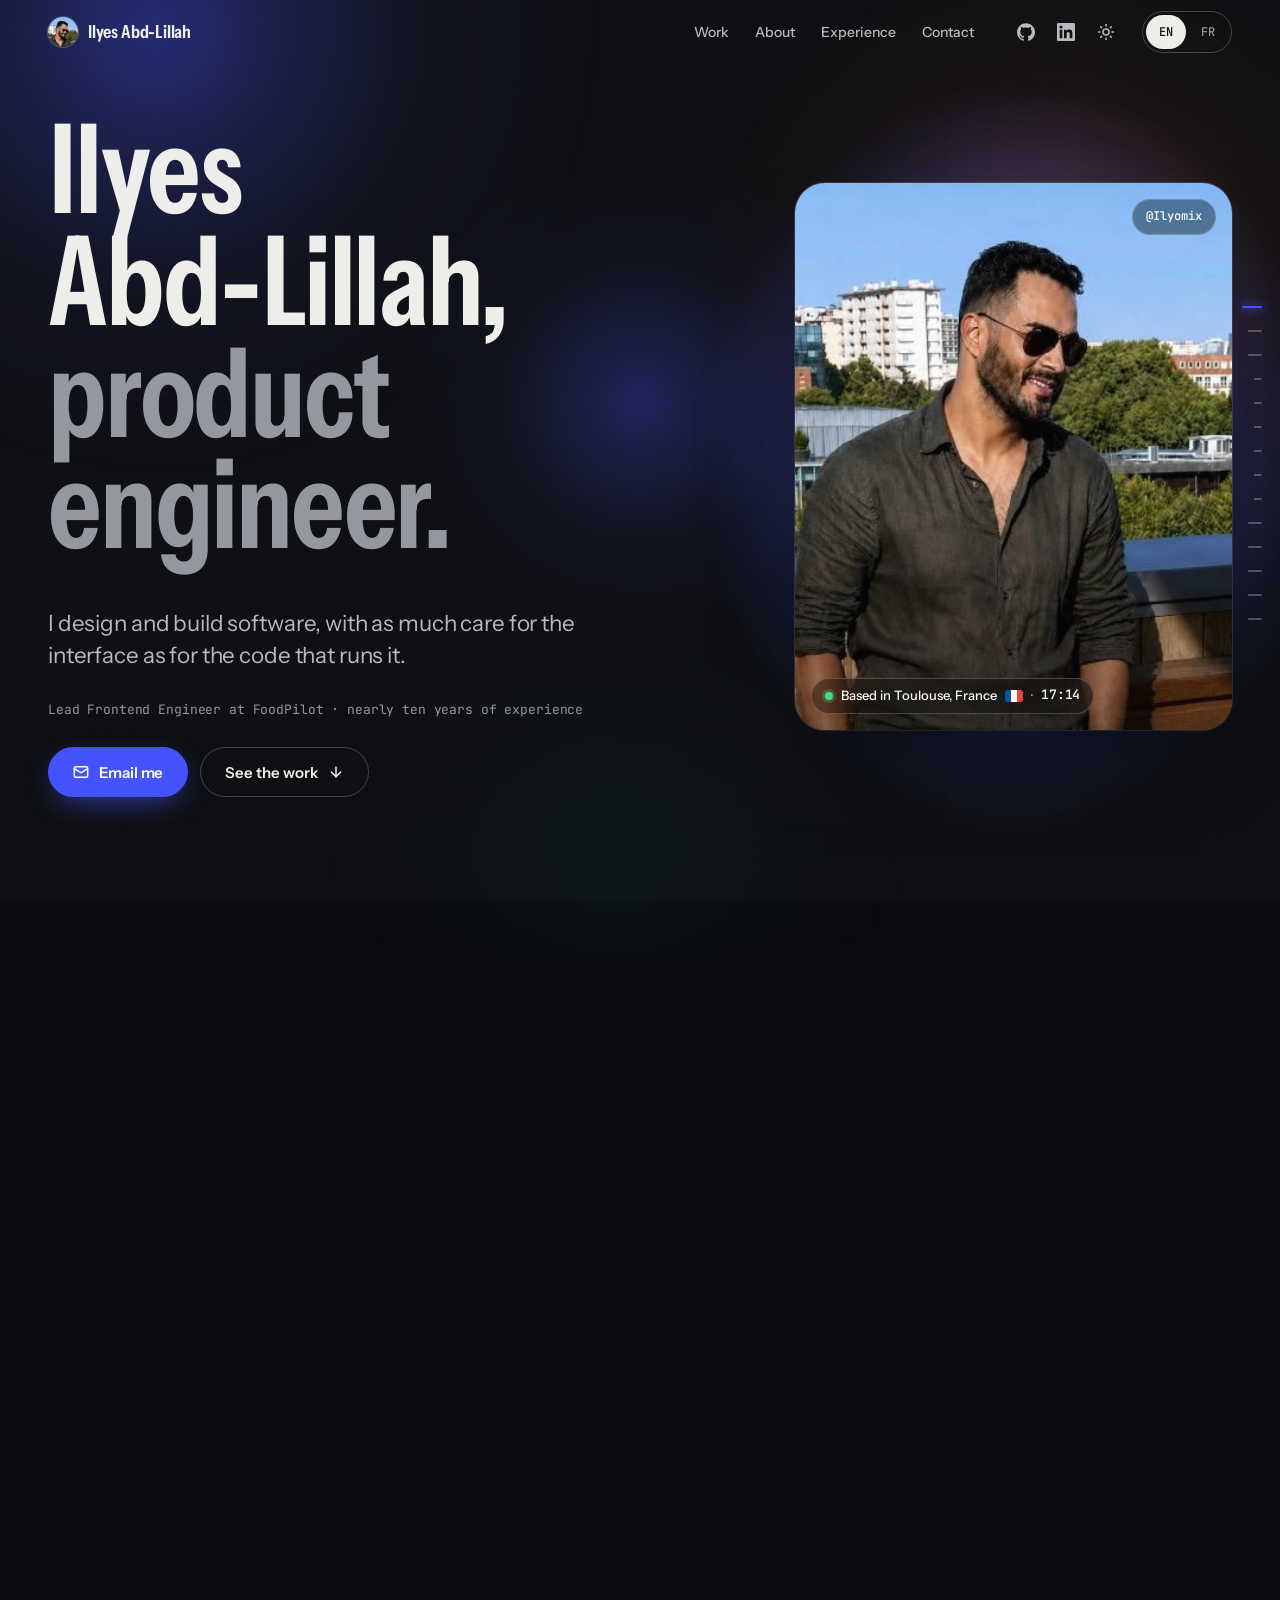
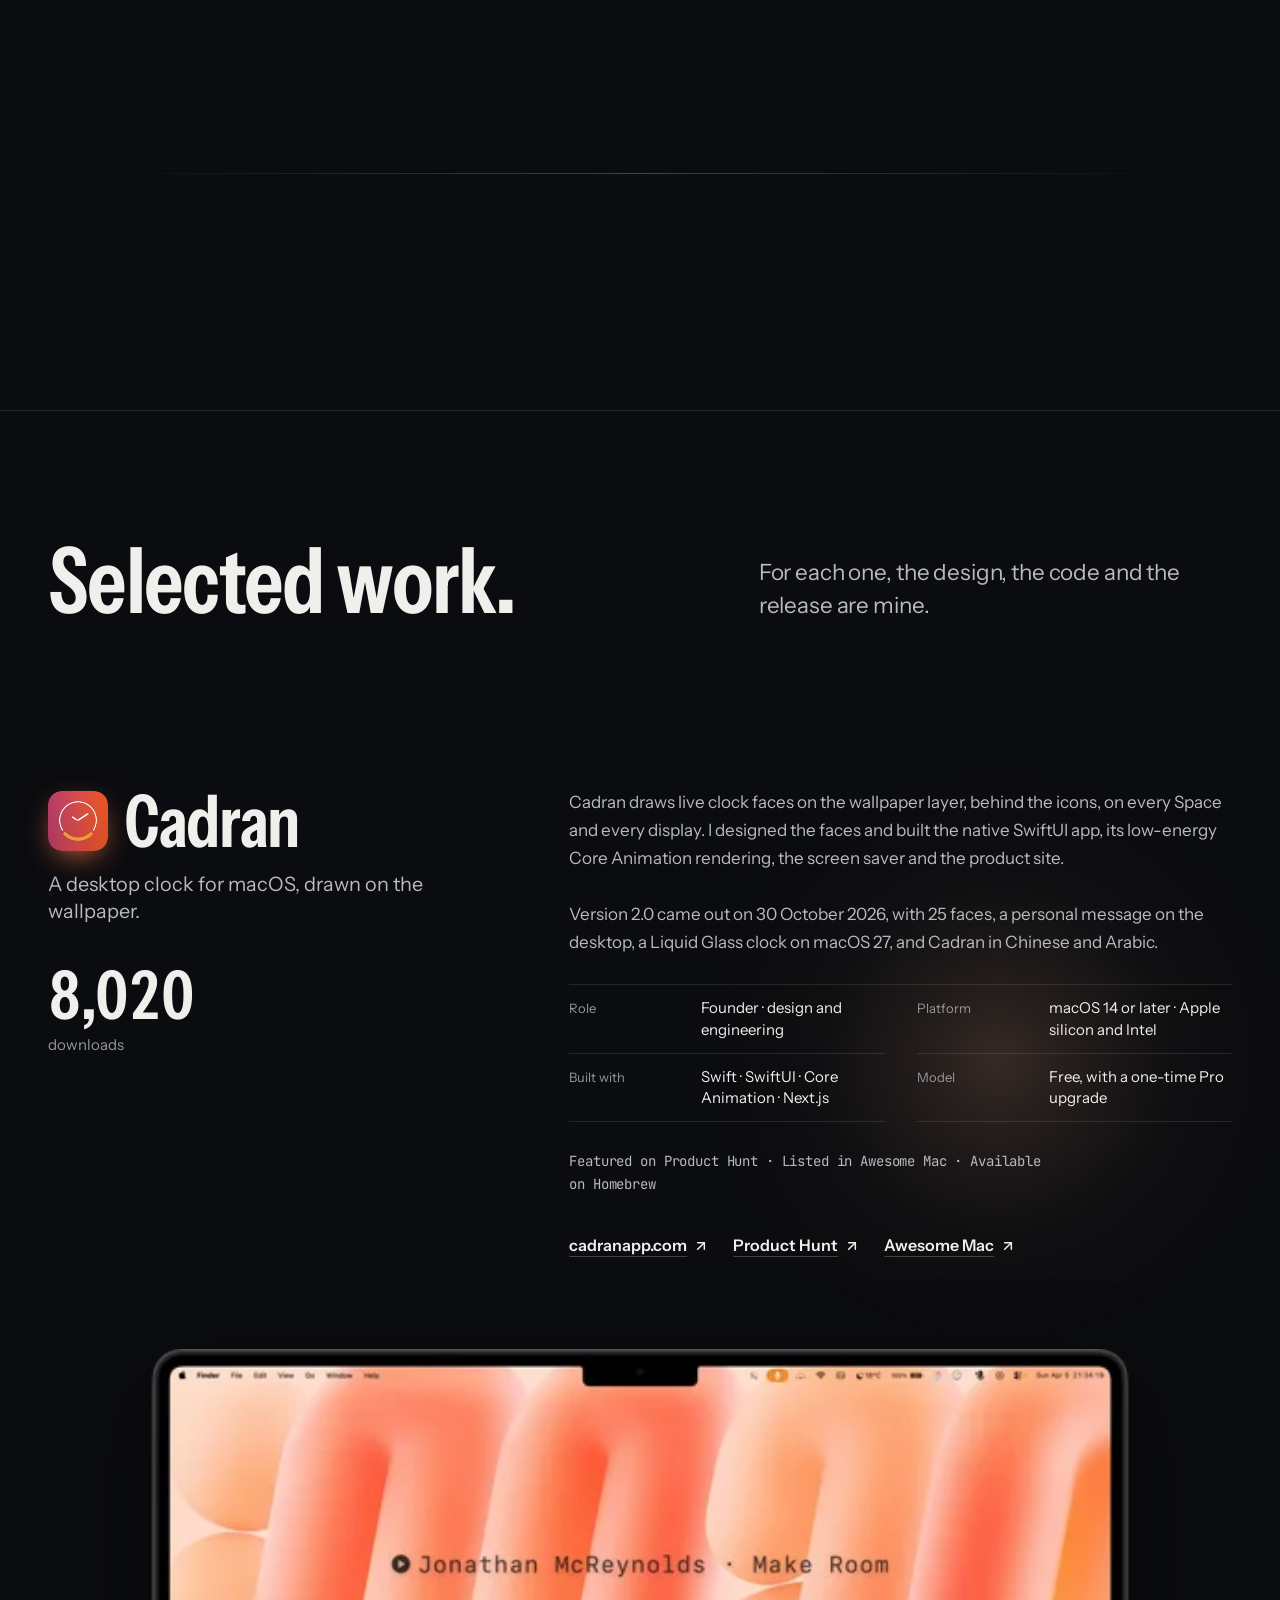
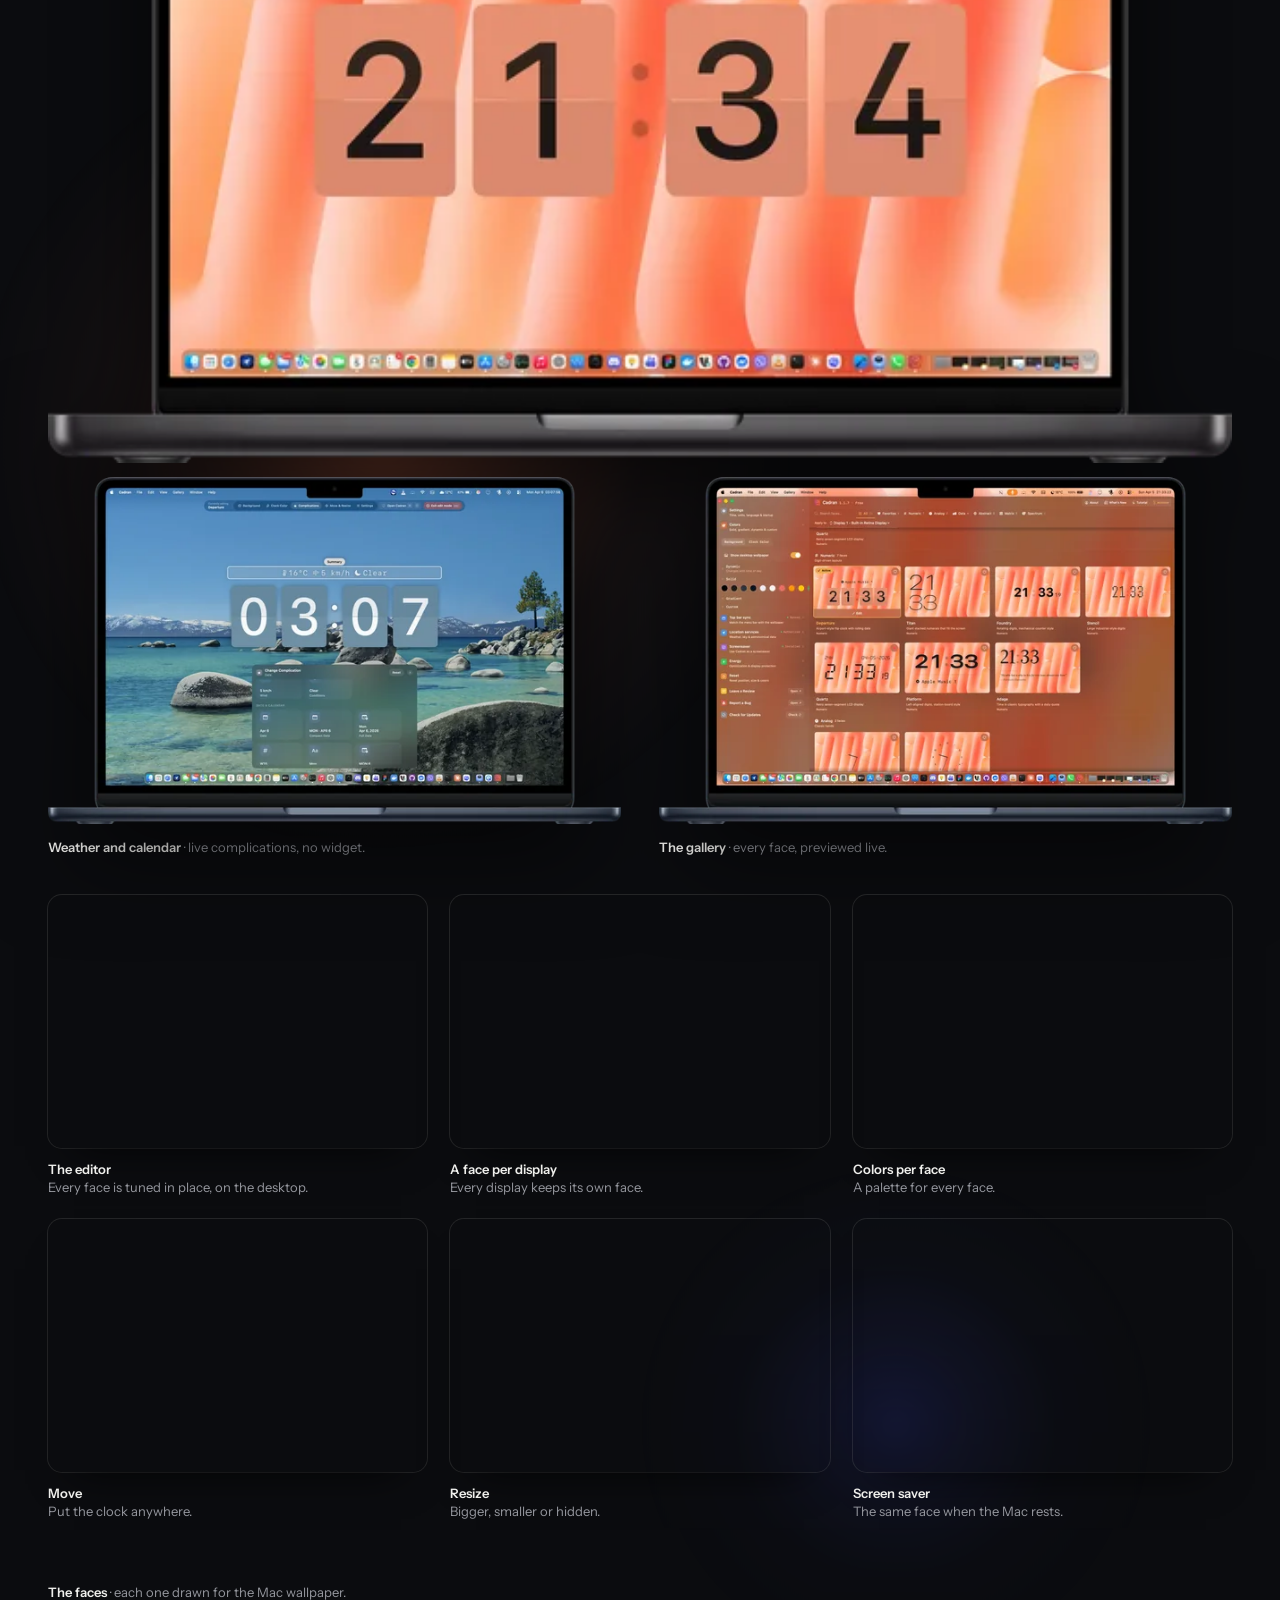
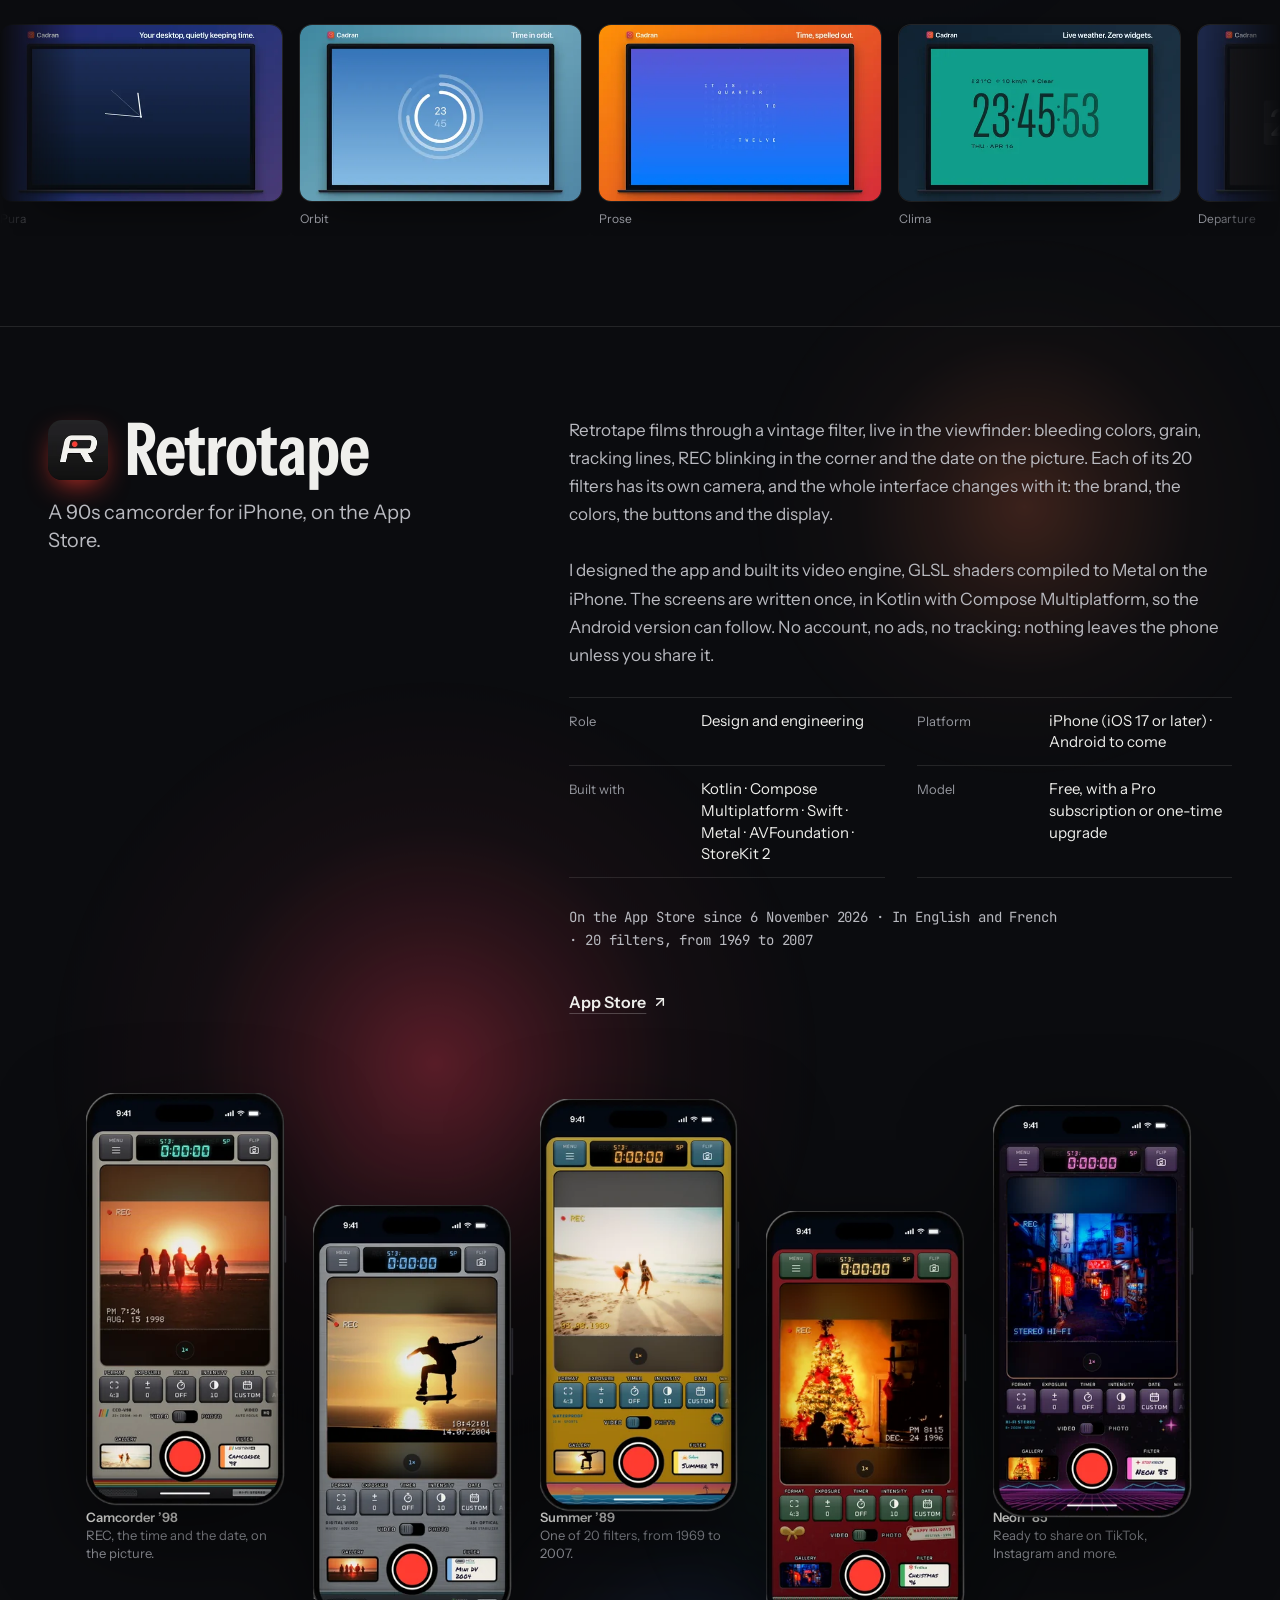
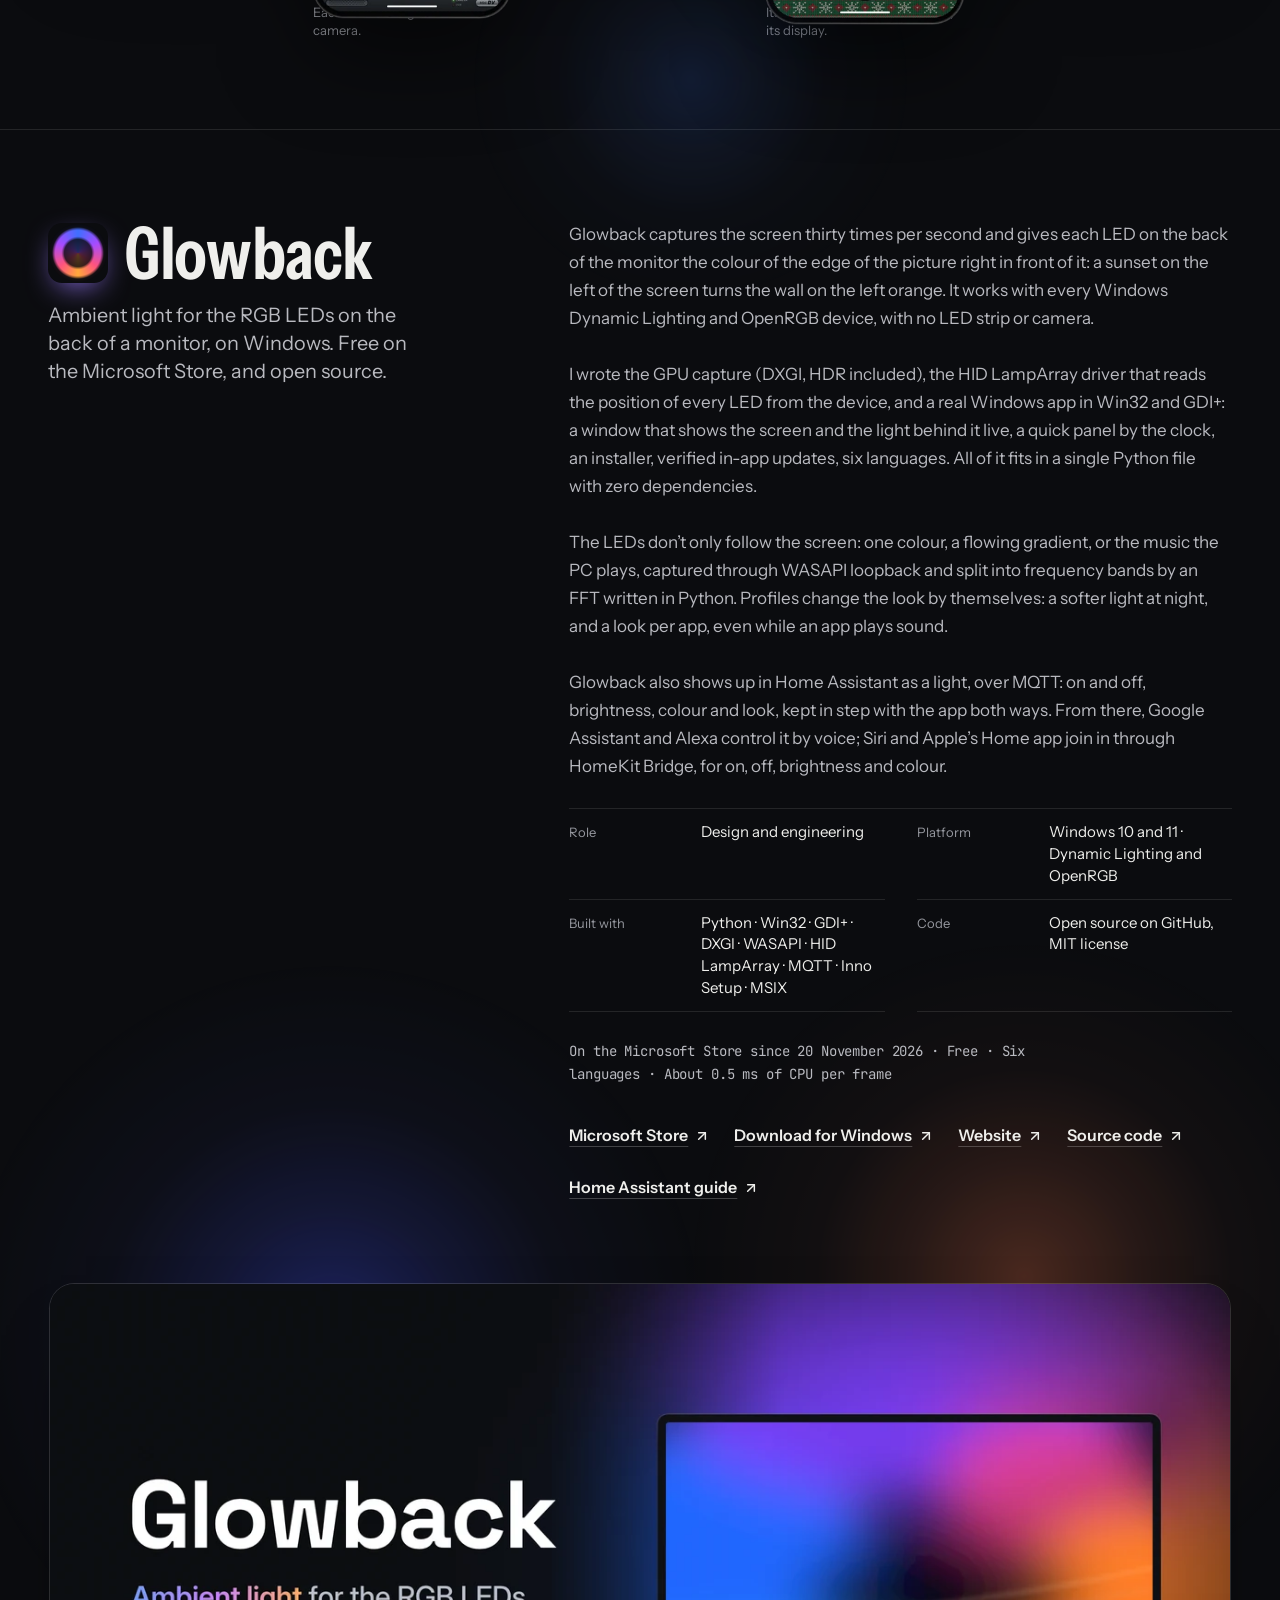
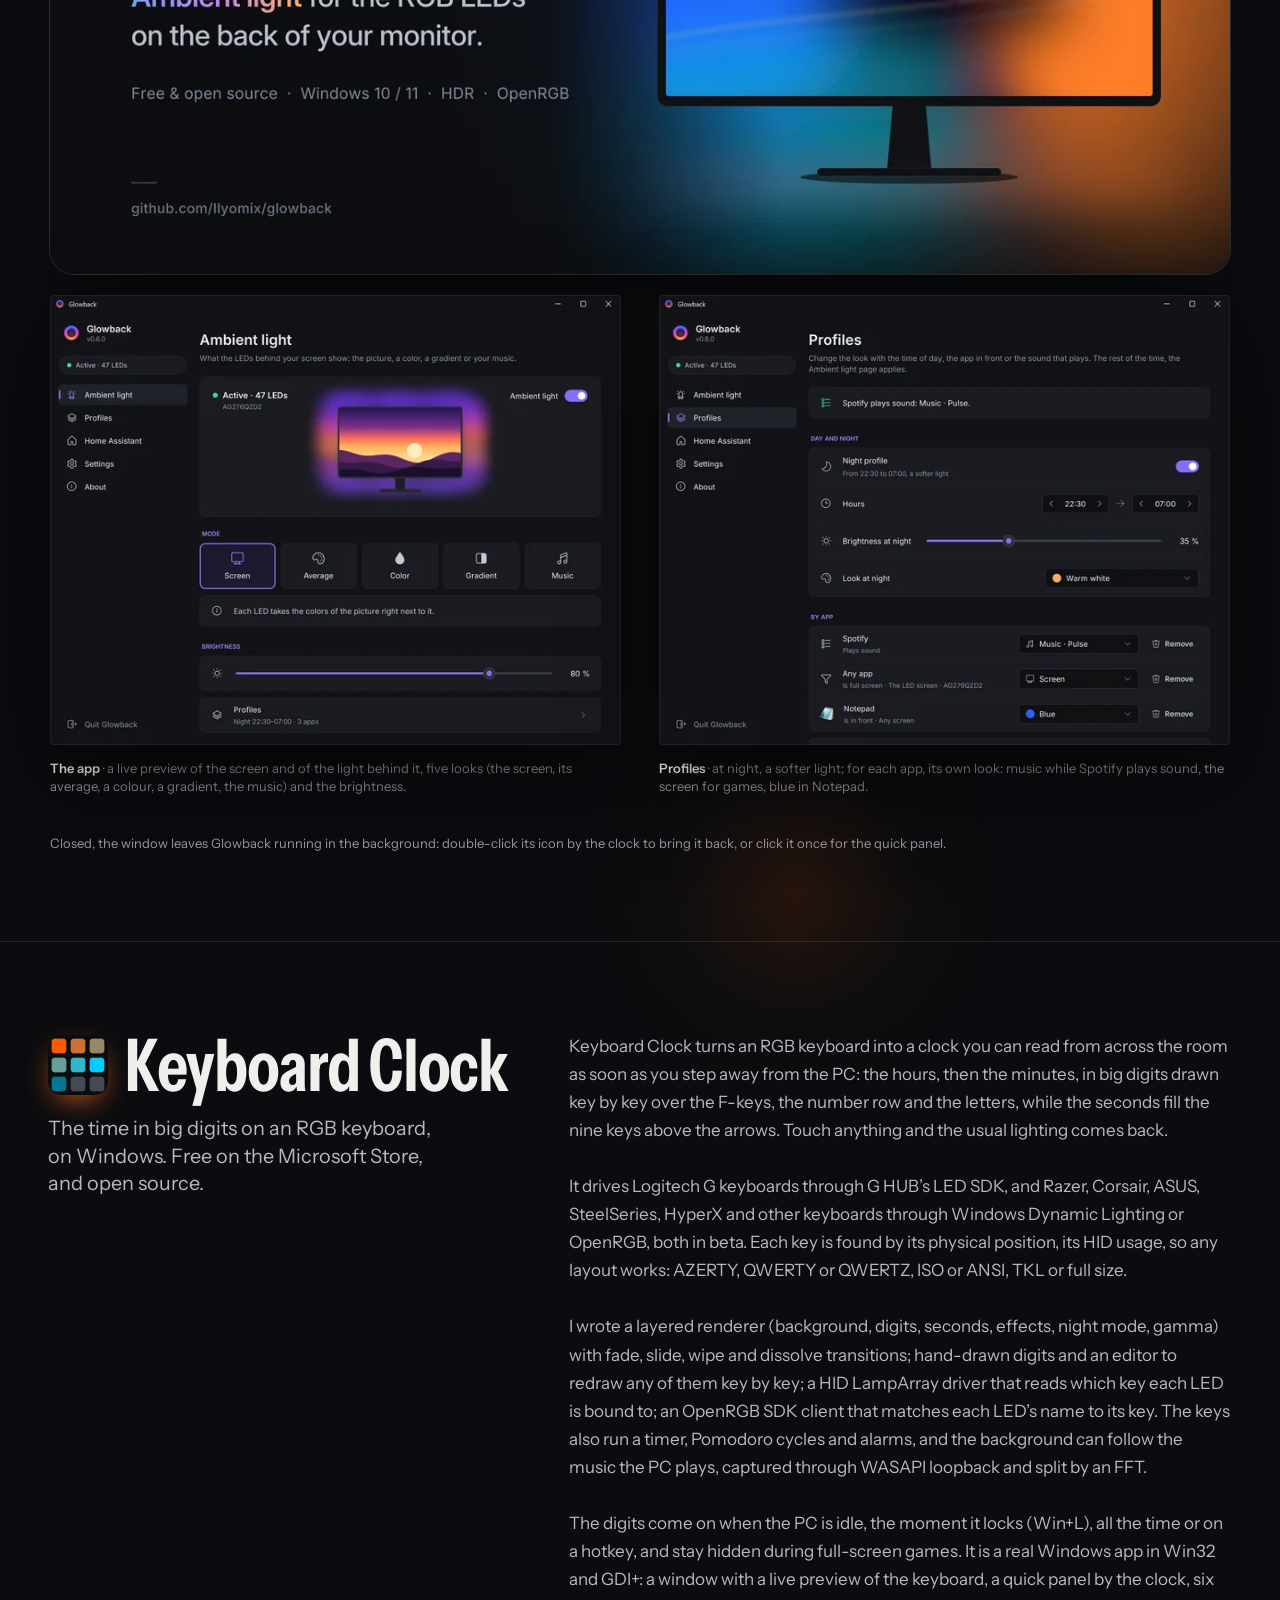
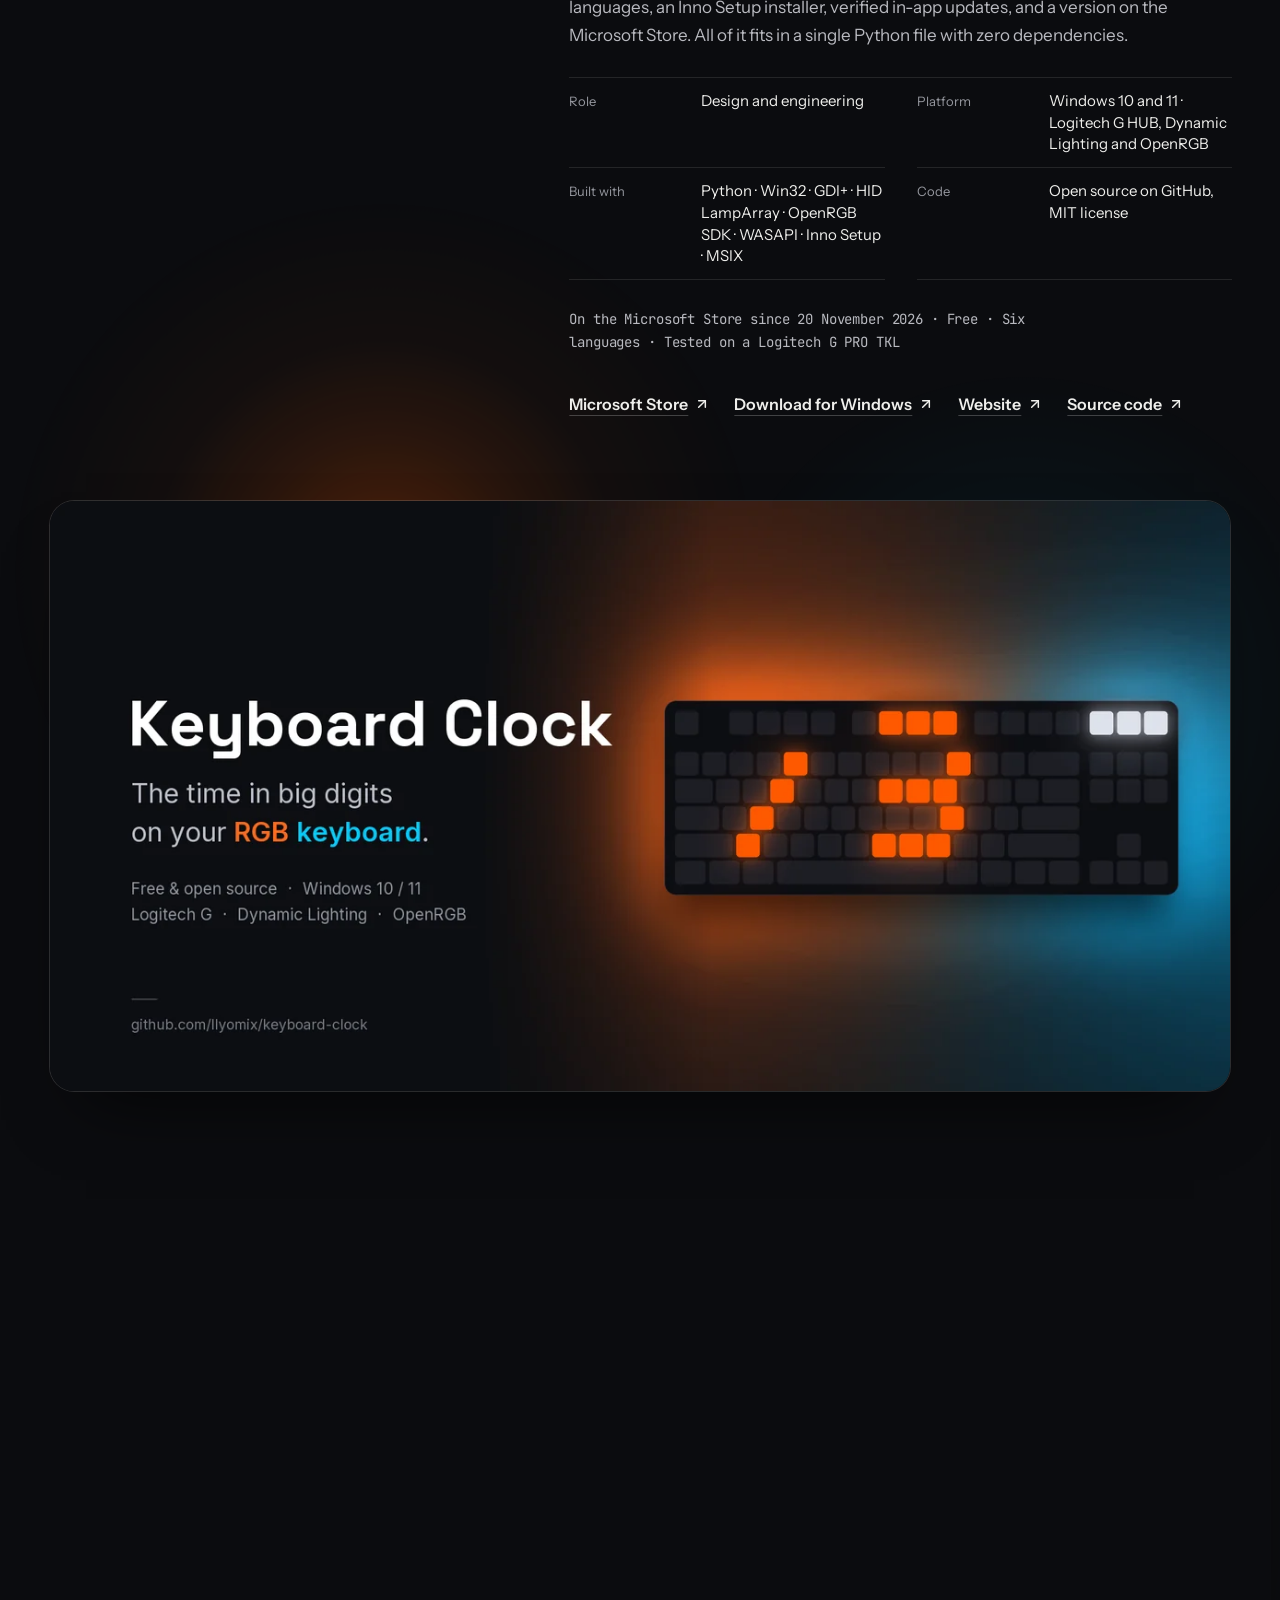
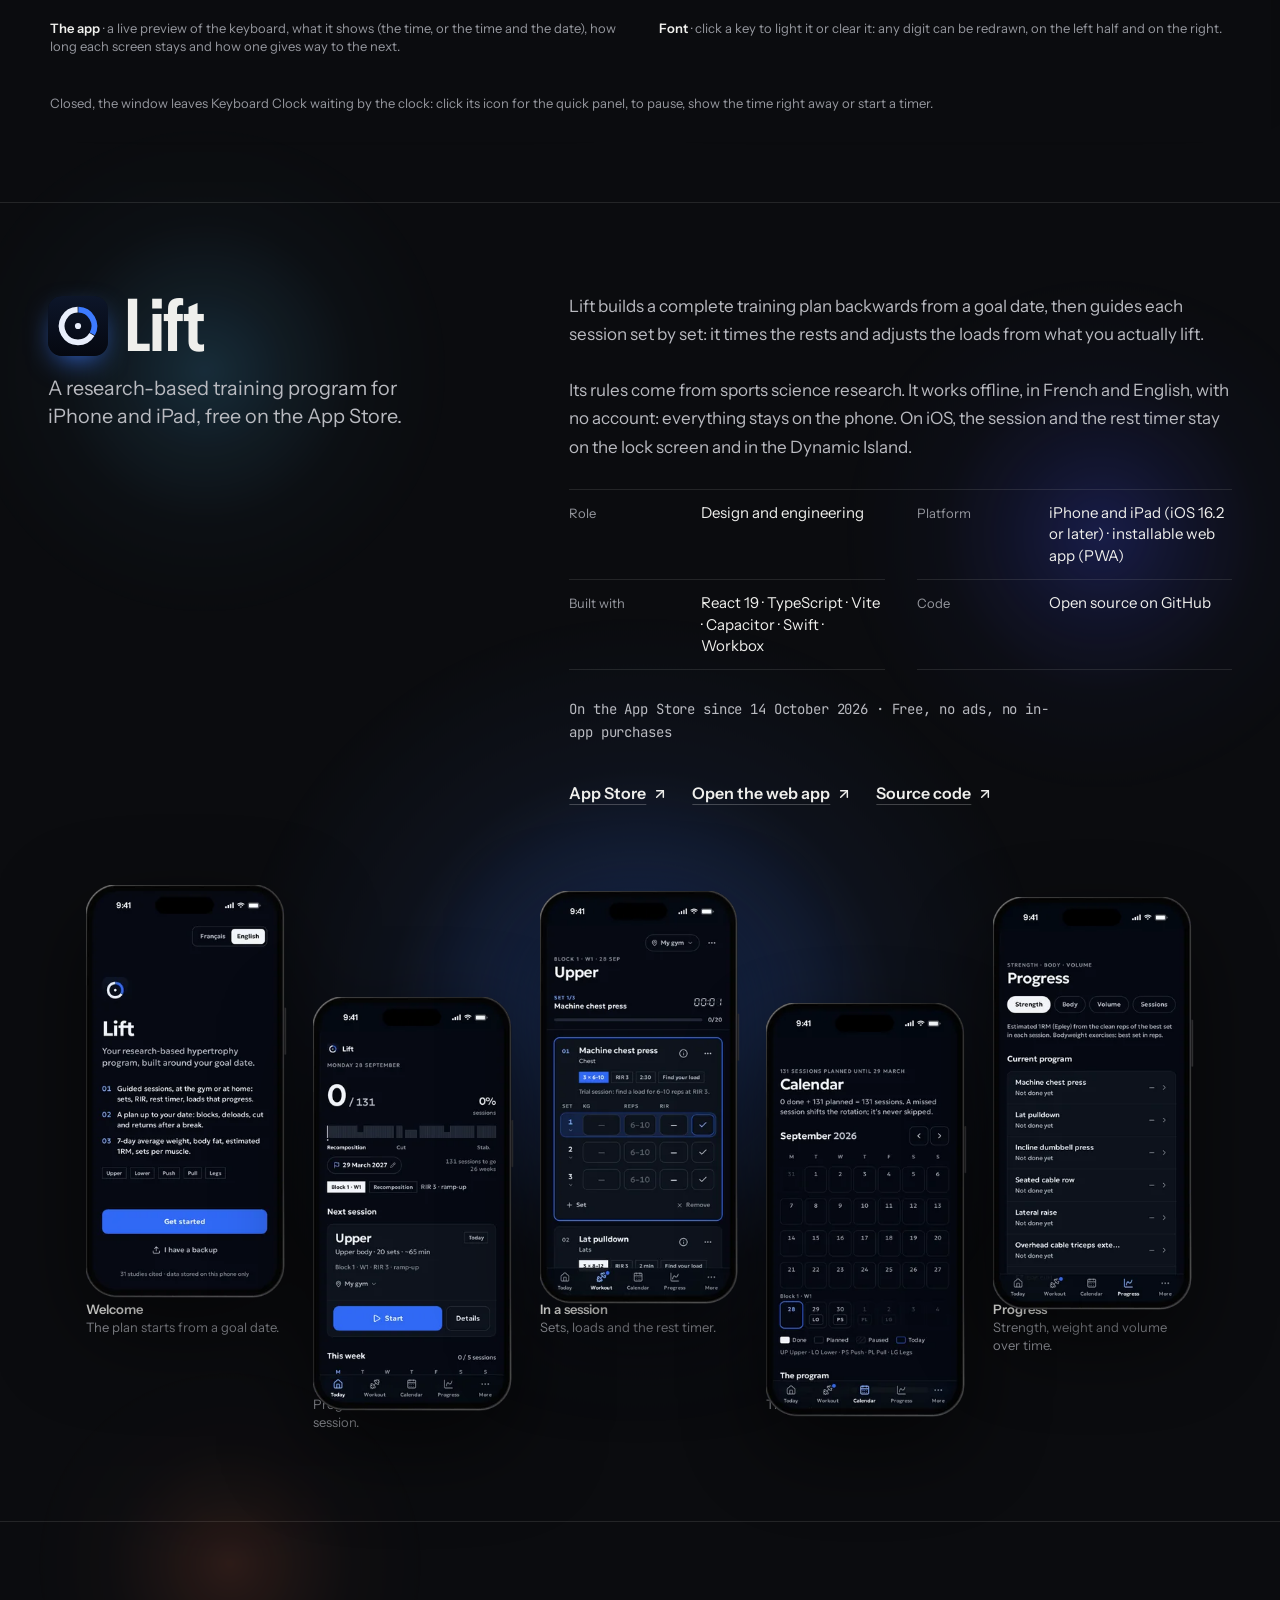
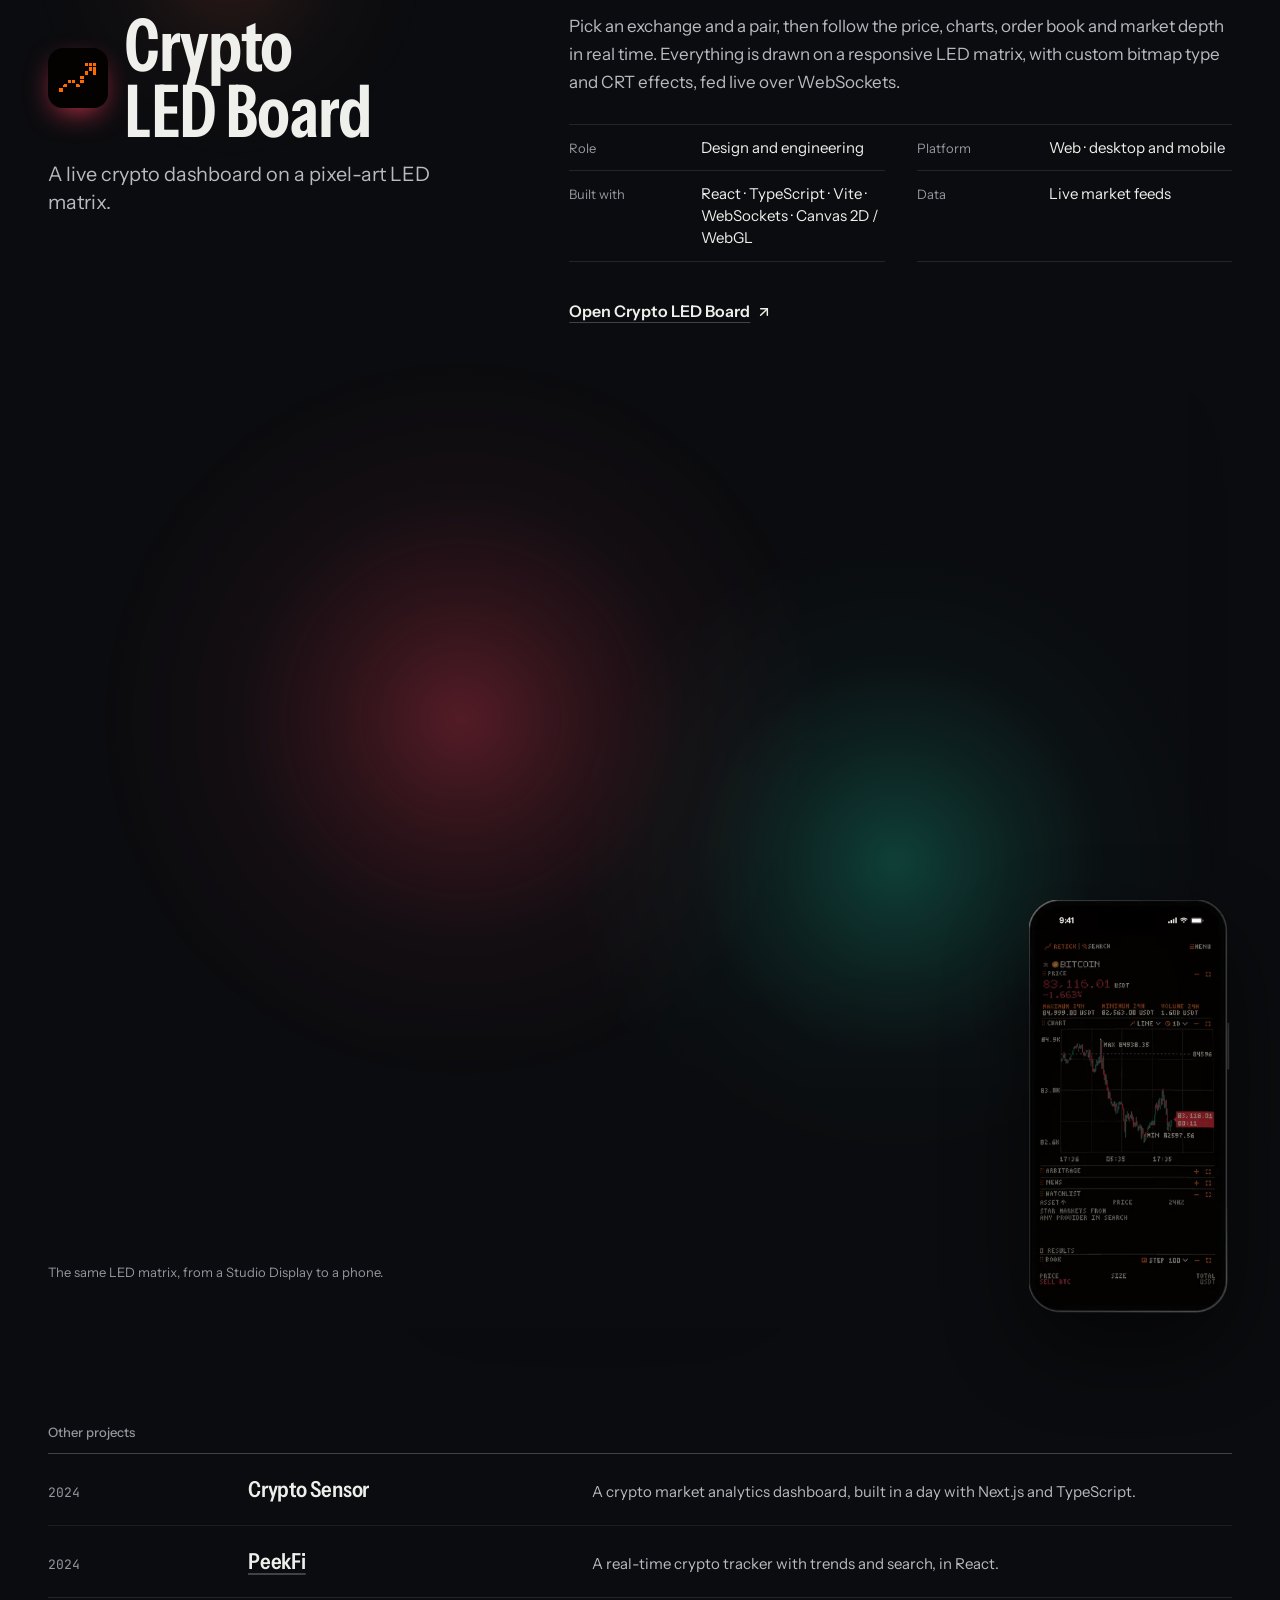
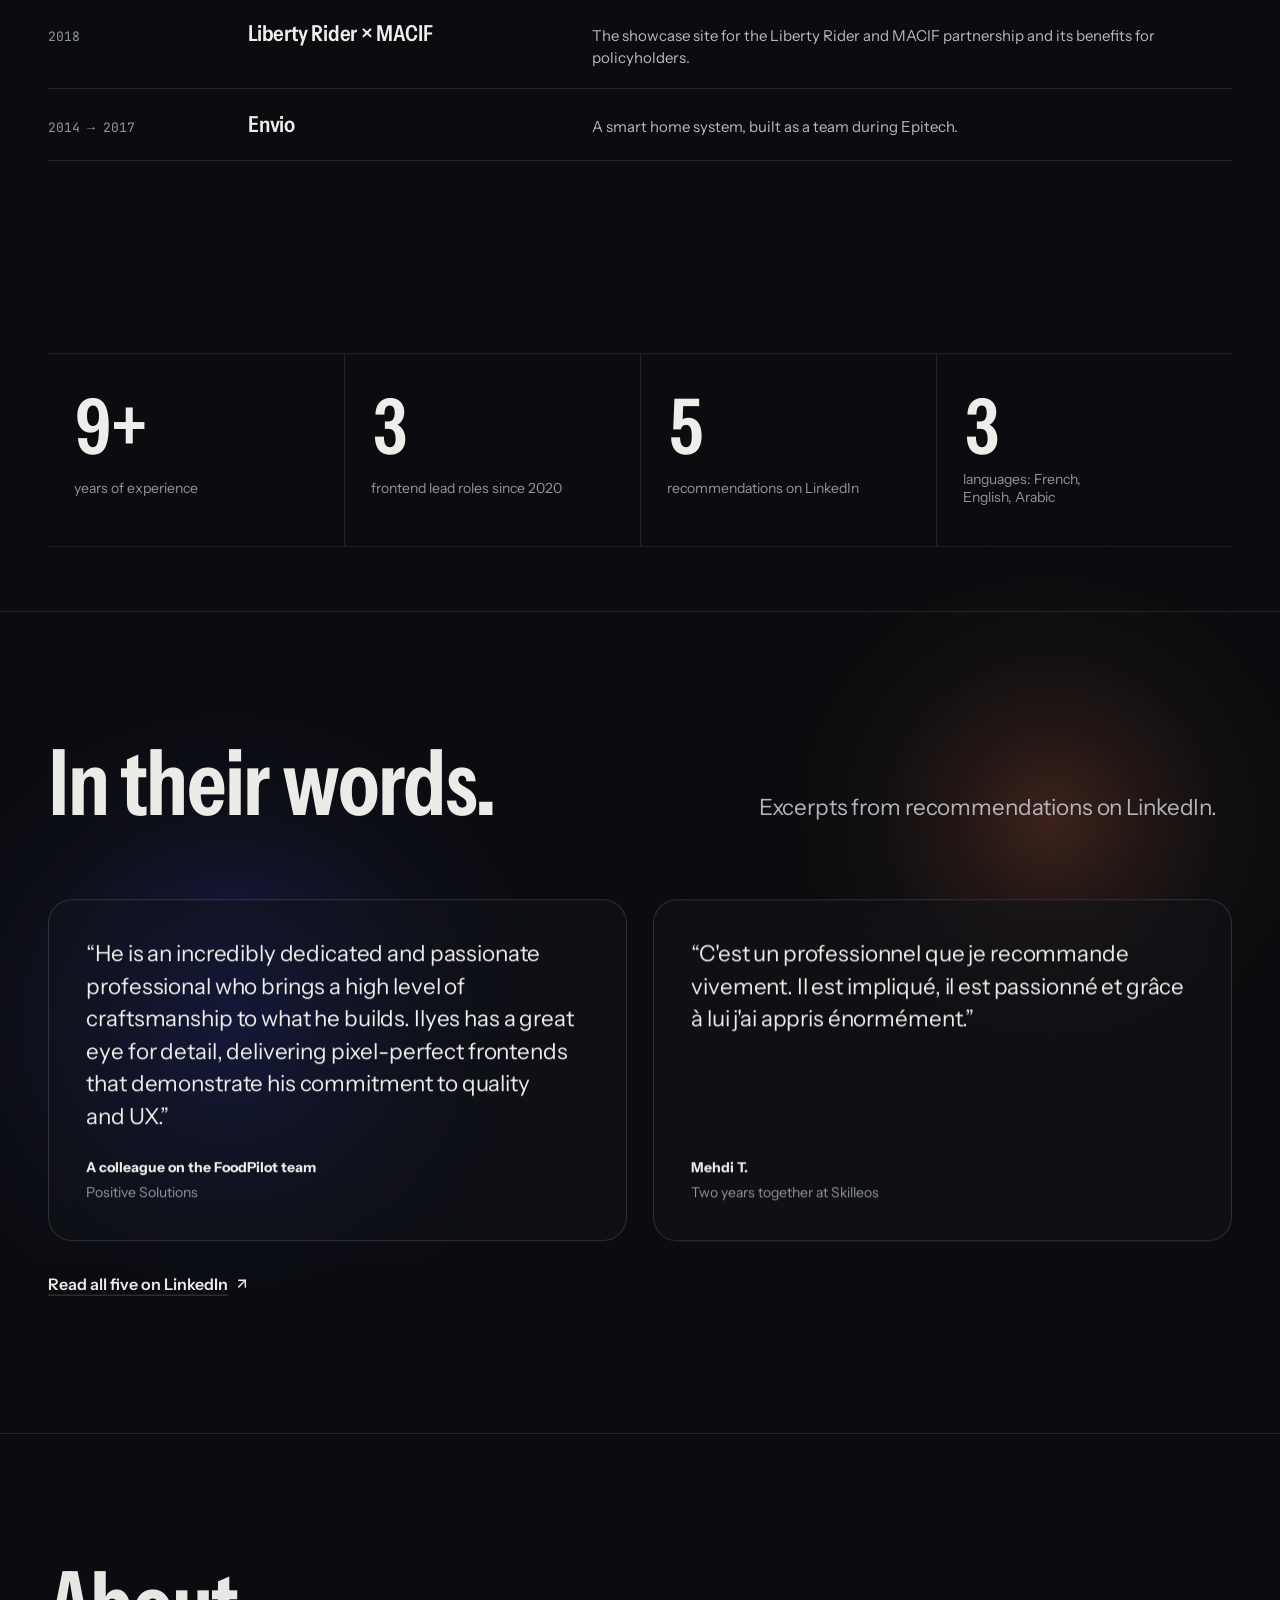
<file: index.html>
<!doctype html>
<html lang="en">
<head>
<meta charset="utf-8">
<meta name="viewport" content="width=device-width, initial-scale=1, viewport-fit=cover">
<title>Ilyes Abd-Lillah · Product Engineer in Toulouse</title>
<meta name="description" content="Product engineer in Toulouse: nearly a decade designing and shipping products, from React and TypeScript on the web to Mac and iPhone apps in Swift.">
<meta name="author" content="Ilyes Abd-Lillah">
<meta name="robots" content="index, follow, max-image-preview:large, max-snippet:-1, max-video-preview:-1">
<link rel="canonical" href="https://ilyomix.github.io/">
<link rel="alternate" hreflang="en" href="https://ilyomix.github.io/">
<link rel="alternate" hreflang="fr" href="https://ilyomix.github.io/fr/">
<link rel="alternate" hreflang="x-default" href="https://ilyomix.github.io/">
<meta name="theme-color" content="#0b0c0f">
<meta name="color-scheme" content="dark light">
<meta name="format-detection" content="telephone=no">

<meta property="og:type" content="profile">
<meta property="og:site_name" content="Ilyes Abd-Lillah">
<meta property="og:title" content="Ilyes Abd-Lillah · Product Engineer">
<meta property="og:description" content="Product engineer based in Toulouse, Lead Frontend Engineer at FoodPilot, nearly a decade of experience. Products I designed and shipped: Cadran (8,000+ downloads), Retrotape, Glowback, Keyboard Clock, Lift and Crypto LED Board.">
<meta property="og:url" content="https://ilyomix.github.io/">
<meta property="og:locale" content="en_US">
<meta property="og:locale:alternate" content="fr_FR">
<meta property="og:image" content="https://ilyomix.github.io/assets/og/og-en.jpg">
<meta property="og:image:secure_url" content="https://ilyomix.github.io/assets/og/og-en.jpg">
<meta property="og:image:type" content="image/jpeg">
<meta property="og:image:width" content="1200">
<meta property="og:image:height" content="630">
<meta property="og:image:alt" content="Portrait of Ilyes Abd-Lillah, product engineer based in Toulouse, Lead Frontend Engineer at FoodPilot, with his apps Cadran, Retrotape, Glowback, Keyboard Clock, Lift and Crypto LED Board.">
<meta property="profile:first_name" content="Ilyes">
<meta property="profile:last_name" content="Abd-Lillah">
<meta property="profile:username" content="Ilyomix">
<meta name="twitter:card" content="summary_large_image">
<meta name="twitter:title" content="Ilyes Abd-Lillah · Product Engineer">
<meta name="twitter:description" content="Product engineer based in Toulouse, Lead Frontend Engineer at FoodPilot, nearly a decade of experience. Products I designed and shipped: Cadran (8,000+ downloads), Retrotape, Glowback, Keyboard Clock, Lift and Crypto LED Board.">
<meta name="twitter:image" content="https://ilyomix.github.io/assets/og/og-en.jpg">
<meta name="twitter:image:alt" content="Portrait of Ilyes Abd-Lillah, product engineer based in Toulouse, Lead Frontend Engineer at FoodPilot, with his apps Cadran, Retrotape, Glowback, Keyboard Clock, Lift and Crypto LED Board.">

<link rel="icon" href="/favicon.ico" sizes="32x32">
<link rel="icon" href="/assets/icons/icon.svg" type="image/svg+xml">
<link rel="apple-touch-icon" href="/assets/icons/apple-touch-icon.png">
<link rel="manifest" href="/site.webmanifest">
<link rel="preload" href="/assets/fonts/instrument-sans.woff2" as="font" type="font/woff2" crossorigin>
<link rel="preload" href="/assets/img/ilyes-portrait.webp" as="image" fetchpriority="high">
<link rel="prefetch" href="/assets/js/gsap.min.js" as="script">
<link rel="me" href="https://github.com/Ilyomix">
<link rel="me" href="https://www.linkedin.com/in/ilyes-abd-lillah">
<style>@font-face{font-family:"Instrument Sans";src:url("/assets/fonts/instrument-sans.woff2") format("woff2-variations"),url("/assets/fonts/instrument-sans.woff2") format("woff2");font-weight:400 700;font-stretch:75% 100%;font-style:normal;font-display:swap}@font-face{font-family:"JetBrains Mono";src:url("/assets/fonts/jetbrains-mono.woff2") format("woff2");font-weight:400 600;font-style:normal;font-display:swap}:root{color-scheme:dark;--paper:#0b0c0f;--paper-tint:rgba(11,12,15,0.14);--paper-2:#14151a;--paper-3:#1d1f25;--ink:#efefec;--ink-2:#b9bac0;--ink-3:#95979e;--rule:rgb(239 239 236 / 0.11);--rule-strong:rgb(239 239 236 / 0.24);--cobalt:#4151ff;--cobalt-hover:#5664ff;--on-cobalt:#ffffff;--cobalt-ink:#9da8ff;--glass:rgb(20 21 26 / 0.58);--glass-rim:rgb(255 255 255 / 0.14);--device-shadow:drop-shadow(0 34px 44px rgb(0 0 0 / 0.55));--contact:rgb(0 0 0 / 0.75);--screen-off:#030305;--l-cobalt:#4151ff;--l-coral:#ff7a4d;--l-peach:#ffb38a;--l-blue:#3d7bff;--l-sky:#4fc3ff;--l-red:#ff3f5c;--l-teal:#19d3b0;--l-orange:#ff5900;--l-cyan:#00ccff;--light-o:1;--blend:screen;--font-sans:"Instrument Sans",-apple-system,BlinkMacSystemFont,"Helvetica Neue",Arial,sans-serif;--font-mono:"JetBrains Mono",ui-monospace,"SF Mono",Menlo,monospace;--gutter:clamp(20px,4vw,48px);--max:1360px;--section-y:clamp(80px,10vw,160px);--ease-out:cubic-bezier(0.16,1,0.3,1);--header-h:64px}:root[data-theme="light"]{color-scheme:light;--paper:#f3f2ee;--paper-tint:rgba(243,242,238,0.14);--paper-2:#e9e8e2;--paper-3:#dedcd5;--ink:#121316;--ink-2:#43454b;--ink-3:#5f6168;--rule:rgb(18 19 22 / 0.12);--rule-strong:rgb(18 19 22 / 0.26);--cobalt:#2b3ff0;--cobalt-hover:#1f32d6;--cobalt-ink:#2536d9;--glass:rgb(250 250 247 / 0.62);--glass-rim:rgb(255 255 255 / 0.7);--device-shadow:drop-shadow(0 28px 30px rgb(18 19 22 / 0.2));--contact:rgb(18 19 22 / 0.28);--light-o:0.42;--blend:normal}*,*::before,*::after{box-sizing:border-box}html{-webkit-text-size-adjust:100%;text-size-adjust:100%;scroll-padding-top:calc(var(--header-h) + 16px);overflow-x:clip}body{margin:0;background:var(--paper);color:var(--ink);font:400 1rem/1.6 var(--font-sans);font-stretch:100%;-webkit-font-smoothing:antialiased;-moz-osx-font-smoothing:grayscale;text-rendering:optimizeLegibility;overflow-x:clip;transition:background-color 300ms linear,color 300ms linear}body::after{content:"";position:fixed;inset:0;z-index:90;pointer-events:none;opacity:0.05;background-image:url("data:image/svg+xml,%3Csvg xmlns='http://www.w3.org/2000/svg' width='160' height='160'%3E%3Cfilter id='n'%3E%3CfeTurbulence type='fractalNoise' baseFrequency='.85' numOctaves='3' stitchTiles='stitch'/%3E%3CfeColorMatrix values='0 0 0 0 .5 0 0 0 0 .5 0 0 0 0 .5 0 0 0 1 0'/%3E%3C/filter%3E%3Crect width='100%25' height='100%25' filter='url(%23n)'/%3E%3C/svg%3E")}[data-theme="light"] body::after{opacity:0.035}img{display:block;max-width:100%;height:auto}a{color:inherit}h1,h2,h3,p,dl,dd,ul,ol,figure{margin:0}ul,ol{padding:0;list-style:none}::selection{background:var(--cobalt);color:var(--on-cobalt)}:focus-visible{outline:2px solid var(--cobalt);outline-offset:3px;border-radius:4px}:focus:not(:focus-visible){outline:none}main,.site-header{overflow-x:clip}.skip{position:absolute;left:var(--gutter);top:8px;z-index:60;padding:10px 16px;background:var(--ink);color:var(--paper);font-weight:600;text-decoration:none;border-radius:999px}.skip:not(:focus){width:1px;height:1px;padding:0;overflow:hidden;clip-path:inset(50%);white-space:nowrap}.wrap{position:relative;width:100%;max-width:calc(var(--max) + 2 * var(--gutter));margin:0 auto;padding:0 var(--gutter)}.mono{font-family:var(--font-mono);font-variant-numeric:tabular-nums;letter-spacing:-0.01em}.sr-only{position:absolute;width:1px;height:1px;overflow:hidden;clip:rect(0 0 0 0);white-space:nowrap}.lights{position:absolute;inset:-12% 0;z-index:-1;pointer-events:none;overflow:hidden;-webkit-mask-image:linear-gradient(180deg,transparent 0%,#000 22%,#000 78%,transparent 100%);mask-image:linear-gradient(180deg,transparent 0%,#000 22%,#000 78%,transparent 100%)}.hero-lights{inset:-30% 0 -12% 0;-webkit-mask-image:linear-gradient(180deg,#000 0%,#000 72%,transparent 100%);mask-image:linear-gradient(180deg,#000 0%,#000 72%,transparent 100%)}.contact-lights{inset:-10% 0 0 0;-webkit-mask-image:linear-gradient(180deg,transparent 0%,#000 26%,#000 100%);mask-image:linear-gradient(180deg,transparent 0%,#000 26%,#000 100%)}.lights i{position:absolute;left:var(--x);top:var(--y);width:var(--s,60vmax);aspect-ratio:1;border-radius:50%;translate:-50% -50%;background:radial-gradient(closest-side,var(--c) 0%,color-mix(in srgb,var(--c) 46%,transparent) 34%,color-mix(in srgb,var(--c) 12%,transparent) 62%,transparent 100%);opacity:calc(var(--o,0.5) * var(--light-o));mix-blend-mode:var(--blend);will-change:transform}.section-lit{position:relative;isolation:isolate}.display{font-stretch:75%;font-weight:640;letter-spacing:-0.018em;line-height:0.9;text-wrap:balance}.h-section{font-size:clamp(2.75rem,1.4rem + 5.4vw,6.5rem)}.h-project{font-size:clamp(2.5rem,1.5rem + 3.8vw,5rem);line-height:0.92}.lede{font-size:clamp(1.125rem,1rem + 0.5vw,1.4375rem);line-height:1.45;letter-spacing:-0.006em;color:var(--ink-2);text-wrap:pretty}.facts{font-size:0.8125rem;line-height:1.5;color:var(--ink-3)}.site-header{position:sticky;top:0;z-index:50;border-bottom:1px solid transparent;transition:border-color 200ms linear,background-color 200ms linear}.site-header.is-scrolled{border-bottom-color:var(--rule);background:color-mix(in srgb,var(--paper) 72%,transparent);-webkit-backdrop-filter:blur(18px) saturate(1.5);backdrop-filter:blur(18px) saturate(1.5)}@media (max-width:900px){.site-header,.site-header.is-scrolled{background-color:var(--paper);border-bottom-color:var(--rule);-webkit-backdrop-filter:none;backdrop-filter:none;transition:none}body::after{display:none}}.site-header .wrap{height:var(--header-h);display:flex;align-items:center;gap:20px}.wordmark{font-stretch:80%;font-weight:650;font-size:1.125rem;letter-spacing:-0.01em;text-decoration:none;white-space:nowrap;margin-right:auto;display:inline-flex;align-items:center;gap:10px;min-height:44px}.avatar{width:30px;height:30px;border-radius:50%;object-fit:cover;flex:none;box-shadow:0 0 0 1px var(--rule-strong)}.tools{display:inline-flex;align-items:center;gap:0;margin-right:-4px}.icon-btn{display:inline-flex;align-items:center;justify-content:center;width:40px;height:40px;border-radius:999px;color:var(--ink-2);transition:color 160ms linear,background-color 160ms linear}.icon-btn:hover{color:var(--ink);background:var(--paper-2)}.icon-btn svg{width:18px;height:18px}.nav{display:flex;align-items:center;gap:2px}.nav a{display:inline-flex;align-items:center;min-height:44px;padding:0 12px;font-size:0.875rem;font-weight:500;color:var(--ink-2);text-decoration:none;border-radius:999px;transition:color 160ms linear,background-color 160ms linear}.nav a:hover{color:var(--ink);background:var(--paper-2)}.header-place{display:grid;grid-template-columns:1fr;font-size:0.8125rem;font-weight:500;color:var(--ink-2);white-space:nowrap;transition:grid-template-columns 460ms var(--ease-out),margin-left 460ms var(--ease-out),opacity 260ms linear 160ms,visibility 0s linear 0s}.header-place-in{display:inline-flex;align-items:center;gap:8px;min-width:0;overflow:hidden}.header-place-in>svg:first-child{width:13px;height:13px;flex:none}.header-place .mono{color:var(--ink-3);font-size:0.75rem}.place-sep{color:var(--ink-3)}.js .header-place:not(.is-shown){grid-template-columns:0fr;margin-left:-20px;opacity:0;visibility:hidden;transition:grid-template-columns 460ms var(--ease-out),margin-left 460ms var(--ease-out),opacity 140ms linear,visibility 0s linear 460ms}@media (max-width:1279px){.place-lead{display:none}}.flag{width:18px;height:12px;border-radius:2.5px;flex:none;box-shadow:0 0 0 0.5px rgb(0 0 0 / 0.25)}.theme-toggle{display:none;align-items:center;justify-content:center;width:40px;height:40px;border:0;border-radius:999px;background:transparent;color:var(--ink-2);cursor:pointer;transition:color 160ms linear,background-color 160ms linear}.js .theme-toggle{display:inline-flex}.theme-toggle:hover{color:var(--ink);background:var(--paper-2)}.theme-toggle svg{width:18px;height:18px}.theme-toggle .i-moon{display:none}[data-theme="light"] .theme-toggle .i-moon{display:block}[data-theme="light"] .theme-toggle .i-sun{display:none}.lang-switch{display:inline-flex;padding:3px;gap:2px;border:1px solid var(--rule-strong);border-radius:999px}.lang-switch a{display:inline-flex;align-items:center;justify-content:center;min-width:40px;height:34px;padding:0 10px;border-radius:999px;font:500 0.75rem/1 var(--font-mono);letter-spacing:0.02em;color:var(--ink-3);text-decoration:none;transition:color 160ms linear,background-color 160ms linear}.lang-switch a:hover{color:var(--ink)}.lang-switch a[aria-current="page"]{background:var(--ink);color:var(--paper)}@media (max-width:900px){.nav,.header-place{display:none}}@media (max-width:520px){.site-header .wrap{gap:8px}.wordmark{gap:8px}.avatar{width:28px;height:28px}.icon-btn,.theme-toggle{width:36px}.lang-switch a{min-width:34px;padding:0 8px}}@media (max-width:380px){.wordmark{font-size:1.0625rem}}@media (max-width:350px){.js .theme-toggle{display:none}}.toc{--toc-accent:var(--cobalt);position:fixed;z-index:45}.toc-toggle{display:none}.toc-panel,.toc-list{position:relative}.toc ol{display:grid;gap:2px}.toc a{position:relative;display:flex;align-items:center;height:var(--row);text-decoration:none;font-weight:500;line-height:1;transition:color 160ms linear,background-color 200ms linear}.toc-label{overflow:hidden;white-space:nowrap}.toc-dot{position:absolute;top:0;background:var(--toc-accent);box-shadow:0 0 10px 1px color-mix(in srgb,var(--toc-accent) 70%,transparent);opacity:0;translate:0 var(--dot-y,0px);transition:translate 420ms var(--ease-out),background-color 300ms linear,box-shadow 300ms linear,opacity 200ms linear;pointer-events:none}.toc.is-ready .toc-dot{opacity:1}@media (min-width:1100px){.toc{--row:24px;--tick:14px;right:clamp(2px,2.5vw - 26px,18px);top:50%;translate:0 -50%}.toc-sub{--tick:8px}.toc-panel{display:grid;padding-bottom:8px;border-radius:18px}.toc-panel::before{content:"";position:absolute;inset:0;z-index:-1;border-radius:inherit;background:var(--glass);box-shadow:inset 0 0 0 1px var(--glass-rim),0 18px 40px -20px rgb(0 0 0 / 0.6);-webkit-backdrop-filter:blur(16px) saturate(1.4);backdrop-filter:blur(16px) saturate(1.4);opacity:0;transition:opacity 220ms linear}.toc-head{height:34px;max-width:0;overflow:hidden;padding-top:14px;font-size:0.6875rem;line-height:1;letter-spacing:0.04em;text-transform:uppercase;white-space:nowrap;color:var(--ink-3);opacity:0;transition:max-width 360ms var(--ease-out),padding 360ms var(--ease-out),opacity 200ms linear}.toc ol{gap:0}.toc a{justify-content:flex-end;padding:0 12px 0 10px;font-size:0.8125rem;color:var(--ink-3);transition:color 160ms linear,padding 360ms var(--ease-out)}.toc a::after{content:"";flex:none;width:var(--tick);height:2px;border-radius:1px;background:color-mix(in srgb,var(--ink) 28%,transparent);transition:width 300ms var(--ease-out),margin 300ms var(--ease-out),background-color 160ms linear}.toc a:hover,.toc a:focus-visible,.toc a[aria-current]{color:var(--ink)}.toc a:focus-visible{outline-offset:-2px;border-radius:9px}.toc a:hover::after,.toc a:focus-visible::after{width:calc(var(--tick) + 4px);margin-left:-4px;background:color-mix(in srgb,var(--ink) 64%,transparent)}.toc-ico{display:none}.toc-label{flex:1;max-width:0;opacity:0;translate:8px 0;transition:max-width 360ms var(--ease-out),margin 360ms var(--ease-out),translate 360ms var(--ease-out),opacity 200ms linear}.toc-sub .toc-label{text-indent:12px}.toc-dot{right:12px;width:20px;height:2px;border-radius:1px}.toc:hover .toc-panel::before,.toc:focus-within .toc-panel::before{opacity:1}.toc:hover .toc-head,.toc:focus-within .toc-head{max-width:14rem;padding-left:16px;padding-right:16px;opacity:1}.toc:hover a,.toc:focus-within a{padding-left:16px}.toc:hover .toc-label,.toc:focus-within .toc-label{max-width:14rem;margin-right:18px;opacity:1;translate:none}}@media (min-width:1100px) and (max-height:560px){.toc{--row:20px}}@media (min-width:1100px) and (max-height:450px){.toc{display:none}}@media (max-width:1099px){html.js{scroll-padding-top:calc(var(--header-h) + 64px)}.toc{--row:44px;left:0;right:0;top:var(--header-h);translate:0 -100%;visibility:hidden;transition:translate 380ms var(--ease-out),visibility 0s linear 380ms}html:not(.js) .toc{display:none}.toc.is-past{translate:none;visibility:visible;transition:translate 380ms var(--ease-out),visibility 0s}.toc-toggle{display:flex;align-items:center;gap:12px;width:100%;height:48px;padding:0 var(--gutter);border:0;border-bottom:1px solid var(--rule);background:var(--paper);color:var(--ink);font:600 0.9375rem/1 var(--font-sans);text-align:left;cursor:pointer}.toc-now{display:inline-flex;align-items:center;gap:10px;min-width:0;margin-right:auto}.toc-now .toc-label{max-width:none;margin:0;opacity:1;overflow:hidden;text-overflow:ellipsis}.toc-now .toc-ico img{opacity:1}.toc-title{font-size:0.6875rem;font-weight:500;letter-spacing:0.04em;text-transform:uppercase;color:var(--ink-3);white-space:nowrap}.toc-chev{width:18px;height:18px;flex:none;color:var(--ink-3);transition:rotate 300ms var(--ease-out)}.toc.is-open .toc-chev{rotate:180deg}.toc-panel{display:none;max-height:calc(100svh - var(--header-h) - 48px - 24px);overflow-y:auto;padding:8px var(--gutter) 12px;border-radius:0 0 22px 22px;background:var(--paper);box-shadow:0 24px 40px -18px rgb(0 0 0 / 0.55);border-bottom:1px solid var(--rule);-webkit-backdrop-filter:none;backdrop-filter:none}.toc.is-open .toc-panel{display:grid}.toc-head{display:none}.toc ol{gap:2px}.toc a{padding:0 12px 0 22px;border-radius:12px;font-size:0.9375rem;color:var(--ink-2)}.toc a:hover{color:var(--ink);background:color-mix(in srgb,var(--ink) 7%,transparent)}.toc a[aria-current]{color:var(--ink);background:color-mix(in srgb,var(--accent) 16%,transparent)}.toc-ico{display:grid;place-items:center;width:22px;height:22px;flex:none}.toc-ico img{width:22px;height:22px;border-radius:6px;object-fit:cover;opacity:0.62;transition:opacity 200ms linear}.toc-ico img.round{border-radius:50%}.toc-ico svg{width:18px;height:18px}.toc a:hover img,.toc a[aria-current] img{opacity:1}.toc ol .toc-label{max-width:none;margin-left:12px;opacity:1}.toc-dot{left:8px;width:6px;height:6px;border-radius:50%}}@media (min-width:900px) and (max-width:1099px){.toc-toggle{background:color-mix(in srgb,var(--paper) 72%,transparent);-webkit-backdrop-filter:blur(18px) saturate(1.5);backdrop-filter:blur(18px) saturate(1.5)}}.btn{display:inline-flex;align-items:center;justify-content:center;gap:10px;min-height:50px;padding:0 24px;border-radius:999px;font:600 0.9375rem/1 var(--font-sans);letter-spacing:-0.005em;text-decoration:none;border:1px solid var(--rule-strong);color:var(--ink);background:transparent;transition:background-color 180ms linear,border-color 180ms linear,box-shadow 240ms linear,transform 220ms var(--ease-out)}.btn:hover{border-color:var(--ink)}.btn:active{transform:scale(0.98)}.btn-primary{background:var(--cobalt);border-color:var(--cobalt);color:var(--on-cobalt);box-shadow:0 10px 30px -10px color-mix(in srgb,var(--cobalt) 80%,transparent)}.btn-primary:hover{background:var(--cobalt-hover);border-color:var(--cobalt-hover);box-shadow:0 14px 40px -10px color-mix(in srgb,var(--cobalt) 95%,transparent)}.btn svg,.link svg{width:16px;height:16px;flex:none}.link{display:inline-flex;align-items:center;gap:6px;min-height:44px;font-weight:600;color:var(--ink);text-decoration:underline;text-decoration-color:var(--rule-strong);text-decoration-thickness:1px;text-underline-offset:5px;transition:text-decoration-color 160ms linear,color 160ms linear}.link:hover{text-decoration-color:currentColor;color:var(--cobalt-ink)}.actions{display:flex;flex-wrap:wrap;gap:12px}.hero{position:relative;isolation:isolate;padding:clamp(28px,4vw,64px) 0 clamp(56px,7vw,112px)}.hero-lights i:nth-child(1){--c:var(--l-cobalt);--x:12%;--y:18%;--s:70vmax;--o:0.42}.hero-lights i:nth-child(2){--c:var(--l-coral);--x:82%;--y:42%;--s:56vmax;--o:0.38}.hero-lights i:nth-child(3){--c:var(--l-teal);--x:48%;--y:96%;--s:50vmax;--o:0.16}.hero-grid{display:grid;gap:clamp(28px,4vw,64px);align-items:center}@media (min-width:960px){.hero-grid{grid-template-columns:minmax(0,7fr) minmax(0,4.4fr)}}.hero-title{font-size:clamp(3.4rem,1.2rem + 8.2vw,9rem);line-height:0.86}.hero-title .line{display:block;overflow:clip;overflow-clip-margin:0.12em;padding-bottom:0.04em}.hero-title .line>span{display:inline-block;will-change:transform}.hero-title .role{color:var(--ink-3)}.hero-copy{display:grid;gap:28px;margin-top:clamp(28px,3.4vw,44px)}.hero-copy .lede{max-width:38ch}.portrait{position:relative;justify-self:center;width:min(100%,440px)}@media (min-width:960px){.portrait{justify-self:end}}.portrait-card{display:block;position:relative;border-radius:30px;overflow:hidden;aspect-ratio:4 / 5;background:var(--paper-3);box-shadow:0 40px 80px -30px rgb(0 0 0 / 0.7),0 0 0 1px var(--glass-rim);transform-origin:50% 70%}.portrait-card img{width:100%;height:100%;object-fit:cover}.portrait-card::after{content:"";position:absolute;inset:0;background:linear-gradient(180deg,transparent 55%,rgb(0 0 0 / 0.45));pointer-events:none}.portrait-halo{position:absolute;inset:-18% -22%;z-index:-1;border-radius:50%;background:radial-gradient(closest-side,color-mix(in srgb,var(--l-coral) 55%,transparent),color-mix(in srgb,var(--l-cobalt) 30%,transparent) 55%,transparent 100%);opacity:calc(0.9 * var(--light-o));filter:blur(10px)}.chip{position:absolute;z-index:2;display:inline-flex;align-items:center;gap:8px;height:36px;padding:0 14px;border-radius:999px;font-size:0.8125rem;font-weight:500;color:#fff;background:rgb(12 13 16 / 0.42);-webkit-backdrop-filter:blur(14px) saturate(1.6);backdrop-filter:blur(14px) saturate(1.6);box-shadow:inset 0 0 0 1px rgb(255 255 255 / 0.2)}.chip-place{left:16px;bottom:16px;white-space:nowrap}@media (max-width:419px){.chip-place{left:12px;bottom:12px;gap:7px;padding:0 12px}.chip-place .chip-sep,.chip-place [data-time]{display:none}}.chip-sep{opacity:0.6}.chip-handle{right:16px;top:16px;font-family:var(--font-mono);font-size:0.75rem}.live-dot{width:8px;height:8px;border-radius:50%;background:#3ddc84;box-shadow:0 0 0 3px rgb(61 220 132 / 0.25)}.motion-ok .live-dot{animation:pulse 2.4s ease-in-out infinite}@keyframes pulse{50%{box-shadow:0 0 0 6px rgb(61 220 132 / 0)}}@media (max-width:959px){.hero-grid{grid-template-columns:1fr}.portrait{order:-1;width:min(78%,360px);justify-self:start}}.stage{position:relative;isolation:isolate;padding:clamp(24px,4vw,64px) 0 clamp(64px,8vw,120px)}.stage-pin{position:relative;min-height:100svh;display:grid;align-content:center;gap:clamp(24px,3vw,44px);padding:clamp(24px,4vw,56px) 0}.stage-head{display:grid;gap:16px;justify-items:center;text-align:center}.stage-title{font-size:clamp(2.5rem,1.2rem + 4.2vw,5.25rem)}.stage-head .lede{max-width:44ch}.stage-lights i:nth-child(1){--c:var(--l-coral);--x:22%;--y:72%;--s:48vmax;--o:0.5}.stage-lights i:nth-child(2){--c:var(--l-red);--x:50%;--y:48%;--s:46vmax;--o:0.34}.stage-lights i:nth-child(3){--c:var(--l-teal);--x:62%;--y:58%;--s:36vmax;--o:0.26}.stage-lights i:nth-child(4){--c:var(--l-blue);--x:52%;--y:88%;--s:30vmax;--o:0.5}.stage-lights i:nth-child(5){--c:var(--l-cobalt);--x:84%;--y:74%;--s:40vmax;--o:0.36}.spot{position:absolute;left:50%;top:0;width:min(1400px,120vw);height:100%;translate:-50% 0;z-index:-1;pointer-events:none;background:radial-gradient(60% 55% at 50% 0%,rgb(255 255 255 / 0.10),transparent 70%);opacity:var(--light-o)}.set{position:relative;width:min(100%,var(--max),calc((100svh - 300px) * 1.943));margin:0 auto;aspect-ratio:1360 / 700}.set::after{content:"";position:absolute;left:4%;right:4%;bottom:0;height:1px;background:linear-gradient(90deg,transparent,var(--rule-strong),transparent)}.dev{position:absolute;display:block}.dev img{display:block;width:100%;height:auto;filter:var(--device-shadow)}.dev::before{content:"";position:absolute;left:6%;right:6%;bottom:-1.2%;height:5%;border-radius:50%;background:radial-gradient(closest-side,var(--contact),transparent);filter:blur(6px);z-index:-1}.screen-off{position:absolute;background:linear-gradient(118deg,rgb(255 255 255 / 0.055),rgb(255 255 255 / 0) 34%),var(--screen-off);opacity:0;pointer-events:none}.dev img.glass{position:absolute;inset:0;width:100%;height:100%;filter:none;pointer-events:none}.dev-mbp .screen-off{left:9.698%;top:1.48%;width:80.631%;height:87.418%}.dev-mba .screen-off{left:9.392%;top:2.009%;width:81.248%;height:87.996%}.dev-display .screen-off{left:1.811%;top:2.333%;width:96.397%;height:71.057%}.dev-phone .screen-off{left:2.347%;top:1.142%;width:93.427%;height:97.26%}.set .dev-display{left:25.5%;width:49%;bottom:10%;z-index:1}.set .dev-mbp{left:0.5%;width:41%;bottom:0;z-index:3}.set .dev-mba{right:0.5%;width:36%;bottom:0;z-index:3}.set .dev-phone.p1{left:42.2%;width:9.2%;bottom:-1.5%;z-index:4}.set .dev-phone.p2{left:51.4%;width:9.2%;bottom:0.5%;z-index:4}.legend{display:flex;flex-wrap:wrap;justify-content:center;gap:8px 12px}.legend a{display:inline-flex;align-items:center;gap:10px;min-height:44px;padding:0 16px 0 8px;border-radius:999px;text-decoration:none;background:var(--glass);box-shadow:inset 0 0 0 1px var(--glass-rim);-webkit-backdrop-filter:blur(14px) saturate(1.4);backdrop-filter:blur(14px) saturate(1.4);font-size:0.875rem;font-weight:500;transition:transform 220ms var(--ease-out),box-shadow 200ms linear}.legend a:hover{transform:translateY(-2px);box-shadow:inset 0 0 0 1px var(--rule-strong)}.legend img{width:28px;height:28px;border-radius:7px}@media (max-width:759px){.stage-pin{min-height:0}.set{width:150%;margin-left:-25%}}@media (max-height:640px) and (min-width:760px){.set{width:min(100%,var(--max))}}.faces{display:grid;gap:16px;margin-top:clamp(8px,2vw,24px)}.faces .reel-mask{margin:0 calc(-1 * var(--gutter));overflow:hidden;-webkit-mask-image:linear-gradient(90deg,transparent,#000 6%,#000 94%,transparent);mask-image:linear-gradient(90deg,transparent,#000 6%,#000 94%,transparent)}.reel-row{display:flex;width:max-content;padding:8px 0}.reel-track{display:flex;flex:none;gap:clamp(12px,1.4vw,20px);padding-right:clamp(12px,1.4vw,20px)}.faces figure{flex:none;width:clamp(220px,22vw,320px)}.faces figure img{width:100%;aspect-ratio:16 / 10;object-fit:cover;border-radius:12px;box-shadow:0 20px 40px -24px rgb(0 0 0 / 0.8),0 0 0 1px var(--rule)}.faces figcaption{margin-top:8px;font-size:0.75rem;color:var(--ink-3)}.no-anim .faces .reel-mask,.reduce .faces .reel-mask{overflow-x:auto;scrollbar-width:none}.others{margin-top:clamp(24px,4vw,56px)}.others-list{border-top:1px solid var(--rule-strong)}.others-list li{display:grid;gap:4px 24px;padding:18px 0;border-bottom:1px solid var(--rule);grid-template-columns:1fr;align-items:baseline}@media (min-width:760px){.others-list li{grid-template-columns:11rem minmax(0,0.8fr) minmax(0,1.6fr)}}.others-list .when{font-size:0.8125rem;color:var(--ink-3)}.o-name{font-stretch:85%;font-weight:600;font-size:clamp(1.125rem,1rem + 0.5vw,1.375rem);letter-spacing:-0.01em}.o-name a{text-decoration:underline;text-decoration-color:var(--rule-strong);text-underline-offset:4px}.o-name a:hover{color:var(--cobalt-ink);text-decoration-color:currentColor}.o-what{color:var(--ink-2);font-size:0.9375rem;line-height:1.5}.lit-reco i:nth-child(1){--c:var(--l-cobalt);--x:18%;--y:60%;--s:56vmax;--o:0.3}.lit-reco i:nth-child(2){--c:var(--l-coral);--x:82%;--y:40%;--s:44vmax;--o:0.2}.quotes{display:grid;gap:clamp(16px,2vw,28px)}@media (min-width:960px){.quotes{grid-template-columns:1fr 1fr}}.quote{display:grid;gap:24px;align-content:space-between;padding:clamp(24px,3vw,40px);border-radius:24px;background:var(--glass);box-shadow:inset 0 0 0 1px var(--glass-rim);-webkit-backdrop-filter:blur(14px) saturate(1.3);backdrop-filter:blur(14px) saturate(1.3)}.quote blockquote{margin:0}.quote p{font-size:clamp(1.125rem,1rem + 0.5vw,1.4375rem);line-height:1.45;letter-spacing:-0.006em;text-wrap:pretty}.quote figcaption{display:grid;gap:2px;font-size:0.875rem}.quote figcaption span{color:var(--ink-3)}.reco-more{margin-top:20px}.cares.langs li{grid-template-columns:1.75rem auto 1fr;align-items:baseline}.cares.langs .muted{color:var(--ink-3);font-size:0.875rem;justify-self:end;text-align:right}.section{position:relative;isolation:isolate;padding:var(--section-y) 0}.section-rule{border-top:1px solid var(--rule)}.section-head{display:grid;gap:20px;margin-bottom:clamp(48px,6vw,96px)}@media (min-width:960px){.section-head{grid-template-columns:minmax(0,7fr) minmax(0,5fr);align-items:end;gap:48px}}.section-head .lede{max-width:38ch}.project{position:relative;isolation:isolate;overflow-x:clip;display:grid;gap:clamp(36px,4.4vw,64px);padding:clamp(56px,7vw,112px) 0}.project + .project{border-top:1px solid var(--rule)}.project-head{display:grid;gap:28px}@media (min-width:960px){.project-head{grid-template-columns:minmax(0,5fr) minmax(0,7fr);gap:48px}}.project-name{display:flex;align-items:center;gap:16px}.project-icon{width:60px;height:60px;border-radius:14px;flex:none;box-shadow:0 10px 30px -10px var(--glow,transparent)}.project-tag{margin-top:16px;font-size:clamp(1.0625rem,1rem + 0.3vw,1.25rem);color:var(--ink-2);line-height:1.4;max-width:30ch}.project-stat{margin-top:clamp(24px,3vw,40px);display:grid;gap:8px;justify-items:start}.project-stat b{font-stretch:75%;font-weight:640;font-size:clamp(2.75rem,1.8rem + 3vw,4.5rem);line-height:0.9;letter-spacing:-0.02em;font-variant-numeric:tabular-nums;white-space:nowrap}.project-stat span{display:inline-flex;align-items:center;flex-wrap:wrap;gap:4px 10px;font-size:0.9375rem;color:var(--ink-3)}.project-stat .live{margin-left:0}.project-body{display:grid;gap:28px;align-content:start}.project-body>p{font-size:1.0625rem;line-height:1.65;color:var(--ink-2);max-width:62ch;text-wrap:pretty}.specs{display:grid;grid-template-columns:1fr;border-top:1px solid var(--rule)}@media (min-width:640px){.specs{grid-template-columns:1fr 1fr;column-gap:32px}}.specs div{display:grid;grid-template-columns:7.5rem 1fr;gap:12px;padding:12px 0;border-bottom:1px solid var(--rule)}.specs dt{font-size:0.8125rem;color:var(--ink-3);padding-top:1px}.specs dd{font-size:0.9375rem;line-height:1.45}.project-links{display:flex;flex-wrap:wrap;gap:8px 24px;align-items:center}.project .facts{font-size:0.875rem}.lit-cadran i:nth-child(1){--c:var(--l-coral);--x:30%;--y:58%;--s:64vmax;--o:0.34}.lit-cadran i:nth-child(2){--c:var(--l-peach);--x:78%;--y:30%;--s:44vmax;--o:0.18}.lit-cadran i:nth-child(3){--c:var(--l-cobalt);--x:70%;--y:86%;--s:40vmax;--o:0.22}.lit-retrotape i:nth-child(1){--c:var(--l-red);--x:34%;--y:62%;--s:60vmax;--o:0.32}.lit-retrotape i:nth-child(2){--c:var(--l-coral);--x:80%;--y:30%;--s:42vmax;--o:0.2}.lit-retrotape i:nth-child(3){--c:var(--l-teal);--x:66%;--y:86%;--s:36vmax;--o:0.16}.lit-lift i:nth-child(1){--c:var(--l-blue);--x:50%;--y:70%;--s:64vmax;--o:0.42}.lit-lift i:nth-child(2){--c:var(--l-sky);--x:16%;--y:30%;--s:38vmax;--o:0.18}.lit-lift i:nth-child(3){--c:var(--l-cobalt);--x:86%;--y:40%;--s:40vmax;--o:0.24}.lit-glowback i:nth-child(1){--c:var(--l-cobalt);--x:26%;--y:60%;--s:58vmax;--o:0.34}.lit-glowback i:nth-child(2){--c:var(--l-coral);--x:80%;--y:58%;--s:52vmax;--o:0.26}.lit-glowback i:nth-child(3){--c:var(--l-blue);--x:54%;--y:18%;--s:34vmax;--o:0.18}.lit-keyboard-clock i:nth-child(1){--c:var(--l-orange);--x:30%;--y:60%;--s:58vmax;--o:0.3}.lit-keyboard-clock i:nth-child(2){--c:var(--l-cyan);--x:80%;--y:64%;--s:50vmax;--o:0.24}.lit-keyboard-clock i:nth-child(3){--c:var(--l-orange);--x:62%;--y:18%;--s:32vmax;--o:0.14}.lit-led i:nth-child(1){--c:var(--l-red);--x:36%;--y:64%;--s:56vmax;--o:0.3}.lit-led i:nth-child(2){--c:var(--l-teal);--x:70%;--y:72%;--s:50vmax;--o:0.26}.lit-led i:nth-child(3){--c:var(--l-coral);--x:18%;--y:22%;--s:30vmax;--o:0.14}.gallery{display:grid;gap:clamp(20px,3vw,48px)}.pair{display:grid;gap:clamp(16px,3vw,48px);grid-template-columns:1fr 1fr;align-items:end}.shot-main{width:min(100%,1200px);margin:0 auto}.device img,img.device{display:block;width:100%;height:auto;filter:var(--device-shadow)}.tiles{display:grid;gap:clamp(14px,1.8vw,24px);grid-template-columns:repeat(3,minmax(0,1fr))}.tile{display:grid;gap:12px}.tile img{width:100%;aspect-ratio:3 / 2;object-fit:cover;border-radius:14px;box-shadow:0 24px 40px -26px rgb(0 0 0 / 0.8),0 0 0 1px var(--rule)}.tile figcaption,.cap{font-size:0.8125rem;color:var(--ink-3);line-height:1.4}.tile figcaption b,.cap b{color:var(--ink);font-weight:600}.phones{display:grid;grid-template-columns:repeat(5,minmax(0,1fr));gap:clamp(10px,2vw,32px);align-items:start;padding:0 clamp(0px,3vw,48px)}.phones figure{display:grid;gap:14px}.phones figure:nth-child(even){margin-top:clamp(24px,6vw,96px)}.phones img{width:100%;filter:var(--device-shadow)}.led-set{position:relative;width:min(100%,1180px);margin:0 auto;padding-right:8%}.gb-set{width:min(100%,1180px);margin:0 auto}.gb-frame{position:relative}.gb-shot{display:block;width:100%;height:auto;border-radius:clamp(14px,1.9vw,26px);box-shadow:0 0 0 1px var(--glass-rim),0 40px 70px -36px rgb(0 0 0 / 0.75)}.gb-app{width:min(100%,1180px);margin:0 auto;align-items:start}.gb-app + .cap{width:min(100%,1180px);margin-inline:auto}.led-set .led-phone{position:absolute;right:0;bottom:-2%;width:17%;z-index:2}@media (max-width:759px){.pair,.tiles{grid-template-columns:1fr 1fr}.tiles{gap:12px}.phones{grid-template-columns:repeat(5,62%);overflow-x:auto;scroll-snap-type:x mandatory;margin:0 calc(-1 * var(--gutter));padding:0 var(--gutter) 12px;scrollbar-width:none}.phones figure{scroll-snap-align:start}.phones figure:nth-child(even){margin-top:0}}@media (max-width:480px){.pair{grid-template-columns:1fr}.tiles{grid-template-columns:1fr}}.numbers{display:grid;grid-template-columns:repeat(4,minmax(0,1fr));border-top:1px solid var(--rule);border-bottom:1px solid var(--rule)}.numbers-wrap{padding:clamp(40px,5vw,72px) 0}.numbers div{padding:clamp(24px,3vw,40px) clamp(12px,2vw,28px);display:grid;gap:8px}.numbers div + div{border-left:1px solid var(--rule)}.numbers b{white-space:nowrap;font-stretch:75%;font-weight:640;font-size:clamp(2.75rem,1.6rem + 4vw,5.5rem);line-height:0.9;letter-spacing:-0.02em;font-variant-numeric:tabular-nums}.numbers span{font-size:0.875rem;color:var(--ink-3);line-height:1.35;max-width:22ch;text-wrap:balance}.live{display:inline-flex;align-items:center;gap:6px;margin-left:4px;font:500 0.6875rem/1 var(--font-mono);font-style:normal;color:var(--ink-3);white-space:nowrap;vertical-align:1px}.live[hidden]{display:none}.live::before{content:"";width:6px;height:6px;border-radius:50%;background:#3ddc84;box-shadow:0 0 0 0 rgb(61 220 132 / 0.55);animation:live 2.2s ease-out infinite}@keyframes live{0%{box-shadow:0 0 0 0 rgb(61 220 132 / 0.55)}70%,100%{box-shadow:0 0 0 7px rgb(61 220 132 / 0)}}@media (max-width:759px){.numbers{grid-template-columns:1fr 1fr}.numbers div:nth-child(3){border-left:0}.numbers div:nth-child(n+3){border-top:1px solid var(--rule)}}.about-grid{display:grid;gap:clamp(32px,4vw,64px)}@media (min-width:960px){.about-grid{grid-template-columns:minmax(0,7fr) minmax(0,5fr)}}.about-text{display:grid;gap:24px;max-width:64ch}.about-text p{font-size:clamp(1.0625rem,1rem + 0.35vw,1.3125rem);line-height:1.6;color:var(--ink-2);text-wrap:pretty}.about-text p:first-child{color:var(--ink)}.about-side{display:grid;gap:32px;align-content:start}.side-title{font-size:0.8125rem;font-weight:500;color:var(--ink-3);margin-bottom:10px}.cares{border-top:1px solid var(--rule)}.cares li{padding:14px 0;border-bottom:1px solid var(--rule);display:grid;grid-template-columns:1.75rem 1fr;gap:6px}.cares li::before{content:"";width:7px;height:7px;margin-top:0.62em;border-radius:2px;background:var(--cobalt);box-shadow:0 0 10px 1px color-mix(in srgb,var(--cobalt) 60%,transparent)}.toolbox{display:grid;gap:24px;grid-template-columns:repeat(3,1fr)}.toolbox li{font-size:1rem;line-height:1.75}.xp{border-top:1px solid var(--rule-strong)}.xp li{display:grid;gap:4px 24px;padding:20px 0;border-bottom:1px solid var(--rule);grid-template-columns:1fr;align-items:baseline;transition:background-color 200ms linear}@media (min-width:760px){.xp li{grid-template-columns:11rem minmax(0,1fr) minmax(0,1fr)}}.xp .when{font-size:0.8125rem;color:var(--ink-3)}.xp .role{font-stretch:85%;font-weight:600;font-size:clamp(1.25rem,1.05rem + 0.8vw,1.75rem);letter-spacing:-0.012em;line-height:1.15}.xp .where{color:var(--ink-2);font-size:1rem}.xp .where a{text-decoration:none}.xp .where a:hover{color:var(--cobalt-ink);text-decoration:underline;text-underline-offset:4px}@media (min-width:760px){.xp .where{text-align:right}}#experience{padding-bottom:clamp(40px,5vw,80px)}.finale{position:relative;isolation:isolate;overflow-x:clip}.contact{position:relative;padding:clamp(56px,6vw,96px) 0 calc(var(--section-y) * 0.8)}.contact-lights i:nth-child(1){--c:var(--l-cobalt);--x:20%;--y:60%;--s:70vmax;--o:0.5}.contact-lights i:nth-child(2){--c:var(--l-coral);--x:86%;--y:30%;--s:50vmax;--o:0.28}.contact-title{font-size:clamp(3.2rem,1rem + 9vw,10rem);max-width:12ch}.contact-lede{margin-top:24px;max-width:42ch}.mail{display:inline-block;margin-top:clamp(28px,4vw,48px);font-stretch:80%;font-weight:600;font-size:clamp(1.625rem,1rem + 3vw,3.5rem);letter-spacing:-0.015em;line-height:1.1;color:var(--cobalt-ink);text-decoration:underline;text-decoration-thickness:2px;text-underline-offset:0.16em;text-decoration-color:color-mix(in srgb,var(--cobalt-ink) 35%,transparent);word-break:break-word;transition:text-decoration-color 180ms linear}.mail:hover{text-decoration-color:currentColor}.contact-row{display:flex;flex-wrap:wrap;gap:8px 28px;align-items:center;margin-top:28px}.site-footer{border-top:1px solid var(--rule);padding:28px 0 40px}.site-footer .wrap{display:flex;flex-wrap:wrap;gap:12px 24px;align-items:center;justify-content:space-between}.site-footer p,.site-footer a{font-size:0.8125rem;color:var(--ink-3)}.site-footer a{text-decoration:none}.site-footer a:hover{color:var(--ink)}.foot-links{display:flex;gap:20px;flex-wrap:wrap}.anim .hero-title .line>span{transform:translateY(105%)}.anim .hero-copy>*,.anim .chip{opacity:0}.anim [data-reveal]{opacity:0}.anim .screen-off{opacity:1}@media (prefers-reduced-motion:reduce){*,*::before,*::after{animation:none !important;transition:none !important}}@media print{.site-header,.skip,.stage,.reel,.lights,.toc{display:none}body::after{display:none}}</style>
<script>(function(d){var r=d.documentElement,t=null,lp=null,ok=true;r.classList.add('js');try{lp=localStorage.getItem('lang')}catch(e){}if(r.lang==='en'&&!lp&&location.pathname==='/'&&/^fr\b/i.test(navigator.language||'')&&!/bot|crawl|spider|lighthouse/i.test(navigator.userAgent)){location.replace('/fr/'+location.hash);return}try{t=localStorage.getItem('theme')}catch(e){}if(t==='light'){r.setAttribute('data-theme','light');d.querySelector('meta[name=theme-color]').setAttribute('content','#f3f2ee')}try{ok=!matchMedia('(prefers-reduced-motion: reduce)').matches}catch(e){}if(ok){r.classList.add('motion-ok','anim');setTimeout(function(){if(!window.__gsapOn){r.classList.remove('anim');r.classList.add('no-anim')}},3500)}else{r.classList.add('reduce')}})(document)</script>
<script type="application/ld+json">{"@context":"https://schema.org","@graph":[{"@type":"WebSite","@id":"https://ilyomix.github.io/#website","url":"https://ilyomix.github.io/","name":"Ilyes Abd-Lillah","alternateName":["Ilyomix","Ilyes Abd-Lillah portfolio"],"inLanguage":["en","fr"],"publisher":{"@id":"https://ilyomix.github.io/#person"}},{"@type":"ProfilePage","@id":"https://ilyomix.github.io/#page","url":"https://ilyomix.github.io/","name":"Ilyes Abd-Lillah · Product Engineer in Toulouse","description":"Product engineer in Toulouse: nearly a decade designing and shipping products, from React and TypeScript on the web to Mac and iPhone apps in Swift.","inLanguage":"en","isPartOf":{"@id":"https://ilyomix.github.io/#website"},"about":{"@id":"https://ilyomix.github.io/#person"},"mainEntity":{"@id":"https://ilyomix.github.io/#person"},"primaryImageOfPage":{"@type":"ImageObject","url":"https://ilyomix.github.io/assets/og/og-en.jpg","width":1200,"height":630},"dateModified":"2026-11-20","hasPart":[{"@id":"https://ilyomix.github.io/#cadran"},{"@id":"https://ilyomix.github.io/#retrotape"},{"@id":"https://ilyomix.github.io/#glowback"},{"@id":"https://ilyomix.github.io/#keyboard-clock"},{"@id":"https://ilyomix.github.io/#lift"},{"@id":"https://ilyomix.github.io/#led-board"}]},{"@type":"Person","@id":"https://ilyomix.github.io/#person","name":"Ilyes Abd-Lillah","givenName":"Ilyes","familyName":"Abd-Lillah","alternateName":["Ilyomix"],"jobTitle":"Product Engineer","description":"Product engineer in Toulouse: nearly a decade designing and shipping products, from React and TypeScript on the web to Mac and iPhone apps in Swift.","url":"https://ilyomix.github.io/","email":"ilyes1204@gmail.com","image":{"@type":"ImageObject","url":"https://ilyomix.github.io/assets/img/ilyes-portrait.webp","width":368,"height":460},"address":{"@type":"PostalAddress","addressLocality":"Toulouse","addressRegion":"Occitanie","addressCountry":"FR"},"homeLocation":{"@type":"Place","name":"Toulouse, France"},"worksFor":{"@type":"Organization","name":"Positive Solutions","url":"https://positive-solutions.io"},"alumniOf":{"@type":"CollegeOrUniversity","name":"EPITECH","url":"https://www.epitech.eu"},"knowsLanguage":["fr","en","ar"],"knowsAbout":["Product engineering","Software engineering","Design engineering","Frontend engineering","Design systems","User interface design","Web accessibility","Web performance","React","Next.js","Vue.js","TypeScript","Tailwind CSS","Swift","SwiftUI","Core Animation","macOS app development","Progressive web apps"],"hasOccupation":{"@type":"Occupation","name":"Product Engineer","occupationLocation":{"@type":"City","name":"Toulouse"},"skills":"React, TypeScript, Next.js, Vue.js, SwiftUI, design systems, accessibility, performance"},"sameAs":["https://github.com/Ilyomix","https://www.linkedin.com/in/ilyes-abd-lillah","https://www.cadranapp.com"]},{"@type":"SoftwareApplication","@id":"https://ilyomix.github.io/#cadran","name":"Cadran","url":"https://www.cadranapp.com","applicationCategory":"UtilitiesApplication","operatingSystem":"macOS 14 or later","description":"A desktop clock for macOS, drawn on the wallpaper.","image":"https://ilyomix.github.io/assets/img/mac-cadran-desktop-1600.webp","offers":{"@type":"Offer","price":"0","priceCurrency":"EUR"},"author":{"@id":"https://ilyomix.github.io/#person"},"creator":{"@id":"https://ilyomix.github.io/#person"}},{"@type":"SoftwareApplication","@id":"https://ilyomix.github.io/#retrotape","name":"Retrotape","url":"https://apps.apple.com/app/id6829425065","installUrl":"https://apps.apple.com/app/id6829425065","applicationCategory":"MultimediaApplication","operatingSystem":"iOS 17 or later","description":"A 90s camcorder for iPhone, on the App Store.","image":"https://ilyomix.github.io/assets/img/phone-retrotape-camcorder98-en-868.webp","inLanguage":["fr","en"],"offers":{"@type":"Offer","price":"0","priceCurrency":"EUR"},"author":{"@id":"https://ilyomix.github.io/#person"},"creator":{"@id":"https://ilyomix.github.io/#person"}},{"@type":"SoftwareApplication","@id":"https://ilyomix.github.io/#glowback","name":"Glowback","url":"https://ilyomix.github.io/glowback/","installUrl":"https://apps.microsoft.com/detail/9P1G8XDDQCN2","downloadUrl":"https://github.com/Ilyomix/glowback/releases/latest/download/GlowbackSetup.exe","applicationCategory":"UtilitiesApplication","operatingSystem":"Windows 10, Windows 11","description":"Ambient light for the RGB LEDs on the back of a monitor, on Windows. Free on the Microsoft Store, and open source.","image":"https://ilyomix.github.io/assets/img/glowback-hero-en-1280.webp","isAccessibleForFree":true,"codeRepository":"https://github.com/Ilyomix/glowback","inLanguage":["en","fr","es","de","it","pt"],"offers":{"@type":"Offer","price":"0","priceCurrency":"EUR"},"author":{"@id":"https://ilyomix.github.io/#person"},"creator":{"@id":"https://ilyomix.github.io/#person"}},{"@type":"SoftwareApplication","@id":"https://ilyomix.github.io/#keyboard-clock","name":"Keyboard Clock","url":"https://ilyomix.github.io/keyboard-clock/","installUrl":"https://apps.microsoft.com/detail/9N5M0SCJNPZ3","downloadUrl":"https://github.com/Ilyomix/keyboard-clock/releases/latest/download/KeyboardClockSetup.exe","applicationCategory":"UtilitiesApplication","operatingSystem":"Windows 10, Windows 11","description":"The time in big digits on an RGB keyboard, on Windows. Free on the Microsoft Store, and open source.","image":"https://ilyomix.github.io/assets/img/keyboard-clock-hero-en-1280.webp","isAccessibleForFree":true,"codeRepository":"https://github.com/Ilyomix/keyboard-clock","inLanguage":["en","fr","es","de","it","pt"],"offers":{"@type":"Offer","price":"0","priceCurrency":"EUR"},"author":{"@id":"https://ilyomix.github.io/#person"},"creator":{"@id":"https://ilyomix.github.io/#person"}},{"@type":"SoftwareApplication","@id":"https://ilyomix.github.io/#lift","name":"Lift","url":"https://apps.apple.com/app/id6818697874","installUrl":"https://apps.apple.com/app/id6818697874","sameAs":["https://ilyomix.github.io/lift/"],"applicationCategory":"HealthApplication","operatingSystem":"iOS 16.2 or later, Web","description":"A research-based training program for iPhone and iPad, free on the App Store.","image":"https://ilyomix.github.io/assets/img/phone-lift-today-en-868.webp","isAccessibleForFree":true,"codeRepository":"https://github.com/Ilyomix/lift","inLanguage":["fr","en"],"offers":{"@type":"Offer","price":"0","priceCurrency":"EUR"},"author":{"@id":"https://ilyomix.github.io/#person"},"creator":{"@id":"https://ilyomix.github.io/#person"}},{"@type":"WebApplication","@id":"https://ilyomix.github.io/#led-board","name":"Crypto LED Board","url":"https://crypto-led-board.vercel.app/","applicationCategory":"FinanceApplication","operatingSystem":"Web","browserRequirements":"Requires JavaScript","description":"A live crypto dashboard on a pixel-art LED matrix.","image":"https://ilyomix.github.io/assets/img/mac-led-board-1600.webp","isAccessibleForFree":true,"offers":{"@type":"Offer","price":"0","priceCurrency":"EUR"},"author":{"@id":"https://ilyomix.github.io/#person"},"creator":{"@id":"https://ilyomix.github.io/#person"}}]}</script>
</head>
<body>
<a class="skip" href="#main">Skip to content</a>

<header class="site-header" id="top">
  <div class="wrap">
    <a class="wordmark" href="/" aria-label="Ilyes Abd-Lillah, home"><img class="avatar" src="/assets/img/ilyes-avatar.webp" width="30" height="30" alt="" decoding="async" fetchpriority="high">Ilyes Abd-Lillah</a>
    <nav class="nav" aria-label="Sections">
<a href="#work">Work</a><a href="#about">About</a><a href="#experience">Experience</a><a href="#contact">Contact</a>    </nav>
    <span class="header-place" aria-hidden="true"><span class="header-place-in"><svg viewBox="0 0 24 24" fill="none" stroke="currentColor" stroke-width="2.2" stroke-linecap="round" stroke-linejoin="round" aria-hidden="true"><path fill="currentColor" stroke="none" d="M20.6 3.4a.9.9 0 0 0-1-.2L3.7 9.9a.9.9 0 0 0 .1 1.7l6.6 1.9 1.9 6.6a.9.9 0 0 0 1.7.1l6.8-15.9a.9.9 0 0 0-.2-1Z"/></svg><span><span class="place-lead">Based in </span>Toulouse, France</span><svg class="flag" viewBox="0 0 3 2" width="18" height="12" aria-hidden="true"><path fill="#0055a4" d="M0 0h1v2H0z"/><path fill="#fff" d="M1 0h1v2H1z"/><path fill="#ef4135" d="M2 0h1v2H2z"/></svg><span class="place-sep">·</span><span class="mono" data-time>--:--</span></span></span>
    <div class="tools">
      <a class="icon-btn" href="https://github.com/Ilyomix" rel="me noopener" aria-label="GitHub" title="GitHub"><svg viewBox="0 0 24 24" aria-hidden="true"><path fill="currentColor" d="M12 .297c-6.63 0-12 5.373-12 12 0 5.303 3.438 9.8 8.205 11.385.6.113.82-.258.82-.577 0-.285-.01-1.04-.015-2.04-3.338.724-4.042-1.61-4.042-1.61C4.422 18.07 3.633 17.7 3.633 17.7c-1.087-.744.084-.729.084-.729 1.205.084 1.838 1.236 1.838 1.236 1.07 1.835 2.809 1.305 3.495.998.108-.776.417-1.305.76-1.605-2.665-.3-5.466-1.332-5.466-5.93 0-1.31.465-2.38 1.235-3.22-.135-.303-.54-1.523.105-3.176 0 0 1.005-.322 3.3 1.23.96-.267 1.98-.399 3-.405 1.02.006 2.04.138 3 .405 2.28-1.552 3.285-1.23 3.285-1.23.645 1.653.24 2.873.12 3.176.765.84 1.23 1.91 1.23 3.22 0 4.61-2.805 5.625-5.475 5.92.42.36.81 1.096.81 2.22 0 1.606-.015 2.896-.015 3.286 0 .315.21.69.825.57C20.565 22.092 24 17.592 24 12.297c0-6.627-5.373-12-12-12"/></svg></a>
      <a class="icon-btn" href="https://www.linkedin.com/in/ilyes-abd-lillah" rel="me noopener" aria-label="LinkedIn" title="LinkedIn"><svg viewBox="0 0 24 24" aria-hidden="true"><path fill="currentColor" d="M20.447 20.452h-3.554v-5.569c0-1.328-.027-3.037-1.852-3.037-1.853 0-2.136 1.445-2.136 2.939v5.667H9.351V9h3.414v1.561h.046c.477-.9 1.637-1.85 3.37-1.85 3.601 0 4.267 2.37 4.267 4.387v6.887zM5.337 7.433a2.062 2.062 0 1 1 0-4.125 2.062 2.062 0 0 1 0 4.125zm1.782 13.019H3.555V9h3.564v11.452zM22.225 0H1.771C.792 0 0 .774 0 1.729v20.542C0 23.227.792 24 1.771 24h20.451C23.2 24 24 23.227 24 22.271V1.729C24 .774 23.2 0 22.222 0h.003z"/></svg></a>
      <button class="theme-toggle" type="button" data-theme-toggle data-label-light="Switch to light mode" data-label-dark="Switch to dark mode" aria-label="Switch to light mode" title="Switch to light mode">
        <svg class="i-sun" viewBox="0 0 24 24" fill="none" stroke="currentColor" stroke-width="2" stroke-linecap="round" stroke-linejoin="round" aria-hidden="true"><circle cx="12" cy="12" r="4"/><path d="M12 2v2M12 20v2M4.93 4.93l1.41 1.41M17.66 17.66l1.41 1.41M2 12h2M20 12h2M6.34 17.66l-1.41 1.41M19.07 4.93l-1.41 1.41"/></svg>
        <svg class="i-moon" viewBox="0 0 24 24" fill="none" stroke="currentColor" stroke-width="2" stroke-linecap="round" stroke-linejoin="round" aria-hidden="true"><path d="M12 3a6 6 0 0 0 9 9 9 9 0 1 1-9-9Z"/></svg>
      </button>
    </div>
    <nav class="lang-switch" aria-label="Language">
      <a href="/" hreflang="en" lang="en" data-lang="en" aria-current="page">EN</a>
      <a href="/fr/" hreflang="fr" lang="fr" data-lang="fr">FR</a>
    </nav>
  </div>
</header>

<nav class="toc" aria-label="On this page" data-toc>
  <button class="toc-toggle" type="button" aria-expanded="false" aria-controls="toc-panel">
    <span class="toc-now" data-toc-now><span class="toc-ico" aria-hidden="true"></span><span class="toc-label"></span></span>
    <span class="toc-title mono">On this page</span>
    <svg class="toc-chev" viewBox="0 0 24 24" fill="none" stroke="currentColor" stroke-width="2" stroke-linecap="round" stroke-linejoin="round" aria-hidden="true"><path d="m6 9 6 6 6-6"/></svg>
  </button>
  <div class="toc-panel" id="toc-panel">
    <p class="toc-head mono" aria-hidden="true">On this page</p>
    <div class="toc-list">
    <ol>
      <li><a href="#top" data-toc-target="hero" style="--accent:var(--cobalt)"><span class="toc-ico" aria-hidden="true"><img src="/assets/img/ilyes-avatar.webp" width="22" height="22" alt="" loading="lazy" decoding="async" class="round"></span><span class="toc-label">Intro</span></a></li>
      <li><a href="#stage" data-toc-target="stage" style="--accent:var(--cobalt)"><span class="toc-ico" aria-hidden="true"><svg viewBox="0 0 24 24" fill="none" stroke="currentColor" stroke-width="1.9" stroke-linecap="round" stroke-linejoin="round" aria-hidden="true"><path d="M18 8V6a2 2 0 0 0-2-2H4a2 2 0 0 0-2 2v7a2 2 0 0 0 2 2h8"/><path d="M10 19v-3.96 3.15"/><path d="M7 19h5"/><rect width="6" height="10" x="16" y="12" rx="2"/></svg></span><span class="toc-label">The desk</span></a></li>
      <li><a href="#work" data-toc-target="work" style="--accent:var(--cobalt)"><span class="toc-ico" aria-hidden="true"><svg viewBox="0 0 24 24" fill="none" stroke="currentColor" stroke-width="1.9" stroke-linecap="round" stroke-linejoin="round" aria-hidden="true"><rect width="7" height="7" x="3" y="3" rx="1.5"/><rect width="7" height="7" x="14" y="3" rx="1.5"/><rect width="7" height="7" x="14" y="14" rx="1.5"/><rect width="7" height="7" x="3" y="14" rx="1.5"/></svg></span><span class="toc-label">Work</span></a></li>
      <li class="toc-sub"><a href="#cadran" data-toc-target="cadran" style="--accent:#ff7a4d"><span class="toc-ico" aria-hidden="true"><img src="/assets/img/cadran-icon-112.webp" width="22" height="22" alt="" loading="lazy" decoding="async"></span><span class="toc-label">Cadran</span></a></li>
      <li class="toc-sub"><a href="#retrotape" data-toc-target="retrotape" style="--accent:#ff3b2f"><span class="toc-ico" aria-hidden="true"><img src="/assets/img/retrotape-icon-112.webp" width="22" height="22" alt="" loading="lazy" decoding="async"></span><span class="toc-label">Retrotape</span></a></li>
      <li class="toc-sub"><a href="#glowback" data-toc-target="glowback" style="--accent:#9b7bff"><span class="toc-ico" aria-hidden="true"><img src="/assets/img/glowback-icon-240.webp" width="22" height="22" alt="" loading="lazy" decoding="async"></span><span class="toc-label">Glowback</span></a></li>
      <li class="toc-sub"><a href="#keyboard-clock" data-toc-target="keyboard-clock" style="--accent:#ff6a1a"><span class="toc-ico" aria-hidden="true"><img src="/assets/img/keyboard-clock-icon-240.webp" width="22" height="22" alt="" loading="lazy" decoding="async"></span><span class="toc-label">Keyboard Clock</span></a></li>
      <li class="toc-sub"><a href="#lift" data-toc-target="lift" style="--accent:#3d7bff"><span class="toc-ico" aria-hidden="true"><img src="/assets/lift-icon.svg" width="22" height="22" alt="" loading="lazy" decoding="async"></span><span class="toc-label">Lift</span></a></li>
      <li class="toc-sub"><a href="#led-board" data-toc-target="led-board" style="--accent:#ff3f5c"><span class="toc-ico" aria-hidden="true"><img src="/assets/crypto-led-board-icon.svg?v=dark-orange" width="22" height="22" alt="" loading="lazy" decoding="async"></span><span class="toc-label">Crypto LED Board</span></a></li>
      <li><a href="#numbers" data-toc-target="numbers" style="--accent:var(--cobalt)"><span class="toc-ico" aria-hidden="true"><svg viewBox="0 0 24 24" fill="none" stroke="currentColor" stroke-width="1.9" stroke-linecap="round" stroke-linejoin="round" aria-hidden="true"><path d="M3 3v16a2 2 0 0 0 2 2h16"/><path d="M18 17V9"/><path d="M13 17V5"/><path d="M8 17v-3"/></svg></span><span class="toc-label">In numbers</span></a></li>
      <li><a href="#recommendations" data-toc-target="recommendations" style="--accent:var(--cobalt)"><span class="toc-ico" aria-hidden="true"><svg viewBox="0 0 24 24" fill="none" stroke="currentColor" stroke-width="1.9" stroke-linecap="round" stroke-linejoin="round" aria-hidden="true"><path d="M16 3a2 2 0 0 0-2 2v6a2 2 0 0 0 2 2 1 1 0 0 1 1 1v1a2 2 0 0 1-2 2 1 1 0 0 0-1 1v2a1 1 0 0 0 1 1 6 6 0 0 0 6-6V5a2 2 0 0 0-2-2z"/><path d="M5 3a2 2 0 0 0-2 2v6a2 2 0 0 0 2 2 1 1 0 0 1 1 1v1a2 2 0 0 1-2 2 1 1 0 0 0-1 1v2a1 1 0 0 0 1 1 6 6 0 0 0 6-6V5a2 2 0 0 0-2-2z"/></svg></span><span class="toc-label">Recommendations</span></a></li>
      <li><a href="#about" data-toc-target="about" style="--accent:var(--cobalt)"><span class="toc-ico" aria-hidden="true"><svg viewBox="0 0 24 24" fill="none" stroke="currentColor" stroke-width="1.9" stroke-linecap="round" stroke-linejoin="round" aria-hidden="true"><circle cx="12" cy="8" r="5"/><path d="M20 21a8 8 0 0 0-16 0"/></svg></span><span class="toc-label">About</span></a></li>
      <li><a href="#experience" data-toc-target="experience" style="--accent:var(--cobalt)"><span class="toc-ico" aria-hidden="true"><svg viewBox="0 0 24 24" fill="none" stroke="currentColor" stroke-width="1.9" stroke-linecap="round" stroke-linejoin="round" aria-hidden="true"><path d="M16 20V4a2 2 0 0 0-2-2h-4a2 2 0 0 0-2 2v16"/><rect width="20" height="14" x="2" y="6" rx="2"/></svg></span><span class="toc-label">Experience</span></a></li>
      <li><a href="#contact" data-toc-target="contact" style="--accent:var(--cobalt)"><span class="toc-ico" aria-hidden="true"><svg viewBox="0 0 24 24" fill="none" stroke="currentColor" stroke-width="1.9" stroke-linecap="round" stroke-linejoin="round" aria-hidden="true"><rect width="20" height="16" x="2" y="4" rx="2"/><path d="m22 7-8.97 5.7a1.94 1.94 0 0 1-2.06 0L2 7"/></svg></span><span class="toc-label">Contact</span></a></li>
    </ol>
    <span class="toc-dot" aria-hidden="true"></span>
    </div>
  </div>
</nav>

<main id="main">
  <section class="hero" id="hero" aria-labelledby="hero-title">
    <div class="lights hero-lights" aria-hidden="true"><i></i><i></i><i></i><i class="pl" style="--c:var(--l-cobalt);--x:50%;--y:50%;--s:38vmax;--o:.32"></i></div>
    <div class="wrap hero-grid">
      <div class="hero-text">
        <h1 class="hero-title display" id="hero-title">
          <span class="line"><span>Ilyes</span></span>
          <span class="line"><span>Abd-Lillah,</span></span>
          <span class="line role"><span>product</span></span>
          <span class="line role"><span>engineer.</span></span>
        </h1>
        <div class="hero-copy">
          <p class="lede">I design and build software, with as much care for the interface as for the code that runs it.</p>
          <p class="facts mono">Lead Frontend Engineer at FoodPilot · nearly ten years of experience</p>
          <div class="actions">
            <a class="btn btn-primary" href="mailto:ilyes1204@gmail.com"><svg viewBox="0 0 24 24" fill="none" stroke="currentColor" stroke-width="2.2" stroke-linecap="round" stroke-linejoin="round" aria-hidden="true"><rect width="20" height="16" x="2" y="4" rx="2"/><path d="m22 7-8.97 5.7a1.94 1.94 0 0 1-2.06 0L2 7"/></svg>Email me</a>
            <a class="btn" href="#work">See the work<svg viewBox="0 0 24 24" fill="none" stroke="currentColor" stroke-width="2.2" stroke-linecap="round" stroke-linejoin="round" aria-hidden="true"><path d="M12 5v14"/><path d="m19 12-7 7-7-7"/></svg></a>
          </div>
        </div>
      </div>
      <figure class="portrait">
        <span class="portrait-halo" aria-hidden="true"></span>
        <span class="portrait-card">
          <img src="/assets/img/ilyes-portrait.webp" width="368" height="460" alt="Ilyes Abd-Lillah in a shirt on a rooftop in Toulouse." fetchpriority="high">
          <span class="chip chip-place" data-place><span class="live-dot" aria-hidden="true"></span><span>Based in Toulouse, France</span><svg class="flag" viewBox="0 0 3 2" width="18" height="12" aria-hidden="true"><path fill="#0055a4" d="M0 0h1v2H0z"/><path fill="#fff" d="M1 0h1v2H1z"/><path fill="#ef4135" d="M2 0h1v2H2z"/></svg><span class="chip-sep" aria-hidden="true">·</span><span class="mono" data-time>--:--</span></span>
          <span class="chip chip-handle">@Ilyomix</span>
        </span>
      </figure>
    </div>
  </section>

  <section class="stage" id="stage" aria-labelledby="stage-title">
    <div class="stage-pin">
      <div class="spot" aria-hidden="true"></div>
      <div class="lights stage-lights" aria-hidden="true"><i></i><i></i><i></i><i></i><i></i></div>
      <div class="wrap stage-head">
        <h2 class="display stage-title" id="stage-title">Designed, built, shipped.</h2>
        <p class="lede">Six products of my own, taken from idea to release: on the Mac, the iPhone, Windows and the web.</p>
      </div>
      <div class="wrap">
        <div class="set" role="img" aria-label="A desk with a Studio Display showing Crypto LED Board, a MacBook Pro and a MacBook Air showing Cadran, a phone showing Lift and another showing Retrotape.">
          <span class="dev dev-display">
            <img src="/assets/img/mac-led-board-2400.webp" srcset="/assets/img/mac-led-board-640.webp 640w, /assets/img/mac-led-board-960.webp 960w, /assets/img/mac-led-board-1600.webp 1600w, /assets/img/mac-led-board-2400.webp 2400w" sizes="(min-width: 1400px) 670px, (min-width: 760px) 49vw, 74vw" width="2400" height="1844" alt="" decoding="async" fetchpriority="low">
            <span class="screen-off" aria-hidden="true"></span>
            <img class="glass" src="/assets/img/glass-studio.webp" width="1400" height="1075" alt="" decoding="async">
          </span>
          <span class="dev dev-mbp">
            <img src="/assets/img/mac-cadran-desktop-2400.webp" srcset="/assets/img/mac-cadran-desktop-640.webp 640w, /assets/img/mac-cadran-desktop-960.webp 960w, /assets/img/mac-cadran-desktop-1600.webp 1600w, /assets/img/mac-cadran-desktop-2400.webp 2400w" sizes="(min-width: 1400px) 560px, (min-width: 760px) 41vw, 62vw" width="2400" height="1449" alt="" decoding="async" fetchpriority="low">
            <span class="screen-off" aria-hidden="true"></span>
            <img class="glass" src="/assets/img/glass-mbp14.webp" width="1200" height="724" alt="" decoding="async">
          </span>
          <span class="dev dev-mba">
            <img src="/assets/img/mac-cadran-weather-1400.webp" srcset="/assets/img/mac-cadran-weather-640.webp 640w, /assets/img/mac-cadran-weather-1000.webp 1000w, /assets/img/mac-cadran-weather-1400.webp 1400w" sizes="(min-width: 1400px) 490px, (min-width: 760px) 36vw, 54vw" width="1400" height="848" alt="" decoding="async" loading="lazy">
            <span class="screen-off" aria-hidden="true"></span>
            <img class="glass" src="/assets/img/glass-mba13.webp" width="1000" height="606" alt="" decoding="async" loading="lazy">
          </span>
          <span class="dev dev-phone p1">
            <img src="/assets/img/phone-lift-today-en-868.webp" srcset="/assets/img/phone-lift-today-en-280.webp 280w, /assets/img/phone-lift-today-en-560.webp 560w, /assets/img/phone-lift-today-en-868.webp 868w" sizes="(min-width: 1400px) 126px, (min-width: 760px) 9.2vw, 14vw" width="868" height="1785" alt="" decoding="async" loading="lazy">
            <span class="screen-off" aria-hidden="true"></span>
            <img class="glass" src="/assets/img/glass-phone.webp" width="280" height="576" alt="" decoding="async" loading="lazy">
          </span>
          <span class="dev dev-phone p2">
            <img src="/assets/img/phone-retrotape-camcorder98-en-868.webp" srcset="/assets/img/phone-retrotape-camcorder98-en-280.webp 280w, /assets/img/phone-retrotape-camcorder98-en-560.webp 560w, /assets/img/phone-retrotape-camcorder98-en-868.webp 868w" sizes="(min-width: 1400px) 126px, (min-width: 760px) 9.2vw, 14vw" width="868" height="1785" alt="" decoding="async" loading="lazy">
            <span class="screen-off" aria-hidden="true"></span>
            <img class="glass" src="/assets/img/glass-phone.webp" width="280" height="576" alt="" decoding="async" loading="lazy">
          </span>
        </div>
      </div>
      <nav class="wrap legend" aria-label="The projects">
<a href="#cadran"><img src="/assets/img/cadran-icon-112.webp" width="28" height="28" alt="" loading="lazy"><span>Cadran</span></a><a href="#retrotape"><img src="/assets/img/retrotape-icon-112.webp" width="28" height="28" alt="" loading="lazy"><span>Retrotape</span></a><a href="#glowback"><img src="/assets/img/glowback-icon-240.webp" width="28" height="28" alt="" loading="lazy"><span>Glowback</span></a><a href="#keyboard-clock"><img src="/assets/img/keyboard-clock-icon-240.webp" width="28" height="28" alt="" loading="lazy"><span>Keyboard Clock</span></a><a href="#lift"><img src="/assets/lift-icon.svg" width="28" height="28" alt="" loading="lazy"><span>Lift</span></a><a href="#led-board"><img src="/assets/crypto-led-board-icon.svg?v=dark-orange" width="28" height="28" alt="" loading="lazy"><span>Crypto LED Board</span></a>      </nav>
    </div>
  </section>

  <section class="section section-rule" id="work" aria-labelledby="work-title">
    <div class="wrap">
      <div class="section-head">
        <h2 class="display h-section" id="work-title" data-reveal>Selected work.</h2>
        <p class="lede" data-reveal>For each one, the design, the code and the release are mine.</p>
      </div>
    </div>

    <article class="project" id="cadran" aria-labelledby="cadran-name">
      <div class="lights lit-cadran" aria-hidden="true"><i></i><i></i><i></i></div>
      <div class="wrap project-head">
        <div data-reveal>
          <div class="project-name">
            <img class="project-icon" src="/assets/img/cadran-icon-112.webp" width="60" height="60" alt="" loading="lazy" decoding="async" style="--glow:#ff7a4d">
            <h3 class="display h-project" id="cadran-name">Cadran</h3>
          </div>
          <p class="project-tag">A desktop clock for macOS, drawn on the wallpaper.</p>
          <p class="project-stat"><b data-count="8020" data-suffix="" data-live="downloads">8,020</b><span>downloads <em class="live" hidden>live</em></span></p>
        </div>
        <div class="project-body" data-reveal>
<p>Cadran draws live clock faces on the wallpaper layer, behind the icons, on every Space and every display. I designed the faces and built the native SwiftUI app, its low-energy Core Animation rendering, the screen saver and the product site.</p><p>Version 2.0 came out on 30 October 2026, with 25 faces, a personal message on the desktop, a Liquid Glass clock on macOS 27, and Cadran in Chinese and Arabic.</p>          <dl class="specs">
<div><dt>Role</dt><dd>Founder · design and engineering</dd></div><div><dt>Platform</dt><dd>macOS 14 or later · Apple silicon and Intel</dd></div><div><dt>Built with</dt><dd>Swift · SwiftUI · Core Animation · Next.js</dd></div><div><dt>Model</dt><dd>Free, with a one-time Pro upgrade</dd></div>          </dl>
<p class="facts mono">Featured on Product Hunt · Listed in Awesome Mac · Available on Homebrew</p>          <div class="project-links">
<a class="link" href="https://www.cadranapp.com" rel="noopener">cadranapp.com<svg viewBox="0 0 24 24" fill="none" stroke="currentColor" stroke-width="2.2" stroke-linecap="round" stroke-linejoin="round" aria-hidden="true"><path d="M7 7h10v10"/><path d="M7 17 17 7"/></svg></a><a class="link" href="https://www.producthunt.com/products/cadran" rel="noopener">Product Hunt<svg viewBox="0 0 24 24" fill="none" stroke="currentColor" stroke-width="2.2" stroke-linecap="round" stroke-linejoin="round" aria-hidden="true"><path d="M7 7h10v10"/><path d="M7 17 17 7"/></svg></a><a class="link" href="https://github.com/jaywcjlove/awesome-mac#general-tools" rel="noopener">Awesome Mac<svg viewBox="0 0 24 24" fill="none" stroke="currentColor" stroke-width="2.2" stroke-linecap="round" stroke-linejoin="round" aria-hidden="true"><path d="M7 7h10v10"/><path d="M7 17 17 7"/></svg></a>          </div>
        </div>
      </div>

      <div class="wrap gallery">
        <figure class="shot-main" data-reveal><div data-speed="0.4"><img class="device" src="/assets/img/mac-cadran-desktop-2400.webp" srcset="/assets/img/mac-cadran-desktop-640.webp 640w, /assets/img/mac-cadran-desktop-960.webp 960w, /assets/img/mac-cadran-desktop-1600.webp 1600w, /assets/img/mac-cadran-desktop-2400.webp 2400w" sizes="(min-width: 1300px) 1200px, 92vw" width="2400" height="1449" alt="Cadran on a MacBook Pro: a flip clock on the wallpaper, with the track now playing." loading="lazy" decoding="async"></div></figure>
        <div class="pair">
          <figure data-reveal><img class="device" src="/assets/img/mac-cadran-weather-1400.webp" srcset="/assets/img/mac-cadran-weather-640.webp 640w, /assets/img/mac-cadran-weather-1000.webp 1000w, /assets/img/mac-cadran-weather-1400.webp 1400w" sizes="(min-width: 760px) 46vw, 92vw" width="1400" height="848" alt="Cadran on a MacBook Air: a face with live weather over a lake wallpaper." loading="lazy" decoding="async"><figcaption class="cap" style="margin-top:14px"><b>Weather and calendar</b> · live complications, no widget.</figcaption></figure>
          <figure data-reveal><img class="device" src="/assets/img/mac-cadran-gallery-1400.webp" srcset="/assets/img/mac-cadran-gallery-640.webp 640w, /assets/img/mac-cadran-gallery-1000.webp 1000w, /assets/img/mac-cadran-gallery-1400.webp 1400w" sizes="(min-width: 760px) 46vw, 92vw" width="1400" height="848" alt="Cadran’s gallery on a MacBook Air: every face previewed." loading="lazy" decoding="async"><figcaption class="cap" style="margin-top:14px"><b>The gallery</b> · every face, previewed live.</figcaption></figure>
        </div>
        <div class="tiles">
          <figure class="tile" data-reveal><img src="/assets/img/cadran-feat-editor-1200.webp" srcset="/assets/img/cadran-feat-editor-720.webp 720w, /assets/img/cadran-feat-editor-1200.webp 1200w" sizes="(min-width: 760px) 30vw, (min-width: 480px) 46vw, 92vw" width="1200" height="776" alt="Cadran’s editor: colours, type and face settings." loading="lazy" decoding="async"><figcaption><b>The editor</b><br>Every face is tuned in place, on the desktop.</figcaption></figure>
          <figure class="tile" data-reveal><img src="/assets/img/cadran-feat-per-monitor-setup-1200.webp" srcset="/assets/img/cadran-feat-per-monitor-setup-720.webp 720w, /assets/img/cadran-feat-per-monitor-setup-1200.webp 1200w" sizes="(min-width: 760px) 30vw, (min-width: 480px) 46vw, 92vw" width="1200" height="800" alt="Settings for a different face on each display." loading="lazy" decoding="async"><figcaption><b>A face per display</b><br>Every display keeps its own face.</figcaption></figure>
          <figure class="tile" data-reveal><img src="/assets/img/cadran-feat-per-face-colors-1200.webp" srcset="/assets/img/cadran-feat-per-face-colors-720.webp 720w, /assets/img/cadran-feat-per-face-colors-1200.webp 1200w" sizes="(min-width: 760px) 30vw, (min-width: 480px) 46vw, 92vw" width="1200" height="799" alt="Choosing a face’s colours." loading="lazy" decoding="async"><figcaption><b>Colors per face</b><br>A palette for every face.</figcaption></figure>
          <figure class="tile" data-reveal><img src="/assets/img/cadran-feat-move-resize-1200.webp" srcset="/assets/img/cadran-feat-move-resize-720.webp 720w, /assets/img/cadran-feat-move-resize-1200.webp 1200w" sizes="(min-width: 760px) 30vw, (min-width: 480px) 46vw, 92vw" width="1200" height="776" alt="A clock moved across the desktop." loading="lazy" decoding="async"><figcaption><b>Move</b><br>Put the clock anywhere.</figcaption></figure>
          <figure class="tile" data-reveal><img src="/assets/img/cadran-feat-resize-hide-clock-1200.webp" srcset="/assets/img/cadran-feat-resize-hide-clock-720.webp 720w, /assets/img/cadran-feat-resize-hide-clock-1200.webp 1200w" sizes="(min-width: 760px) 30vw, (min-width: 480px) 46vw, 92vw" width="1200" height="776" alt="A clock resized on the desktop." loading="lazy" decoding="async"><figcaption><b>Resize</b><br>Bigger, smaller or hidden.</figcaption></figure>
          <figure class="tile" data-reveal><img src="/assets/img/cadran-feat-screensaver-1200.webp" srcset="/assets/img/cadran-feat-screensaver-720.webp 720w, /assets/img/cadran-feat-screensaver-1200.webp 1200w" sizes="(min-width: 760px) 30vw, (min-width: 480px) 46vw, 92vw" width="1200" height="776" alt="Cadran’s screen saver settings." loading="lazy" decoding="async"><figcaption><b>Screen saver</b><br>The same face when the Mac rests.</figcaption></figure>
        </div>
        <div class="faces" data-reveal>
          <p class="cap"><b>The faces</b> · each one drawn for the Mac wallpaper.</p>
          <div class="reel-mask">
            <div class="reel-row" data-dir="1">
              <div class="reel-track">
<figure><img src="/assets/img/face-pura-night-en.webp" width="560" height="350" alt="Cadran’s Pura clock face on a Mac" loading="lazy" decoding="async"><figcaption>Pura</figcaption></figure><figure><img src="/assets/img/face-orbit-dynamic-sky-en.webp" width="560" height="350" alt="Cadran’s Orbit clock face on a Mac" loading="lazy" decoding="async"><figcaption>Orbit</figcaption></figure><figure><img src="/assets/img/face-prose-blue-en.webp" width="560" height="350" alt="Cadran’s Prose clock face on a Mac" loading="lazy" decoding="async"><figcaption>Prose</figcaption></figure><figure><img src="/assets/img/face-clima-teal-en.webp" width="560" height="350" alt="Cadran’s Clima clock face on a Mac" loading="lazy" decoding="async"><figcaption>Clima</figcaption></figure><figure><img src="/assets/img/face-departure-charcoal-en.webp" width="560" height="350" alt="Cadran’s Departure clock face on a Mac" loading="lazy" decoding="async"><figcaption>Departure</figcaption></figure><figure><img src="/assets/img/face-spectrum-black-en.webp" width="560" height="350" alt="Cadran’s Spectrum clock face on a Mac" loading="lazy" decoding="async"><figcaption>Spectrum</figcaption></figure><figure><img src="/assets/img/face-sablier-graphite-en.webp" width="560" height="350" alt="Cadran’s Sablier clock face on a Mac" loading="lazy" decoding="async"><figcaption>Sablier</figcaption></figure><figure><img src="/assets/img/face-cipher-midnight-en.webp" width="560" height="350" alt="Cadran’s Cipher clock face on a Mac" loading="lazy" decoding="async"><figcaption>Cipher</figcaption></figure><figure><img src="/assets/img/face-adage-paper-en.webp" width="560" height="350" alt="Cadran’s Adage clock face on a Mac" loading="lazy" decoding="async"><figcaption>Adage</figcaption></figure><figure><img src="/assets/img/face-syntax-berry-en.webp" width="560" height="350" alt="Cadran’s Syntax clock face on a Mac" loading="lazy" decoding="async"><figcaption>Syntax</figcaption></figure><figure><img src="/assets/img/face-platform-indigo-en.webp" width="560" height="350" alt="Cadran’s Platform clock face on a Mac" loading="lazy" decoding="async"><figcaption>Platform</figcaption></figure><figure><img src="/assets/img/face-phase-purple-en.webp" width="560" height="350" alt="Cadran’s Phase clock face on a Mac" loading="lazy" decoding="async"><figcaption>Phase</figcaption></figure><figure><img src="/assets/img/face-titan-coral-en.webp" width="560" height="350" alt="Cadran’s Titan clock face on a Mac" loading="lazy" decoding="async"><figcaption>Titan</figcaption></figure><figure><img src="/assets/img/face-foundry-slate-en.webp" width="560" height="350" alt="Cadran’s Foundry clock face on a Mac" loading="lazy" decoding="async"><figcaption>Foundry</figcaption></figure><figure><img src="/assets/img/face-quartz-cyan-en.webp" width="560" height="350" alt="Cadran’s Quartz clock face on a Mac" loading="lazy" decoding="async"><figcaption>Quartz</figcaption></figure><figure><img src="/assets/img/face-dessau-ocean-en.webp" width="560" height="350" alt="Cadran’s Dessau clock face on a Mac" loading="lazy" decoding="async"><figcaption>Dessau</figcaption></figure><figure><img src="/assets/img/face-metric-rose-en.webp" width="560" height="350" alt="Cadran’s Metric clock face on a Mac" loading="lazy" decoding="async"><figcaption>Metric</figcaption></figure><figure><img src="/assets/img/face-horizon-sunrise-en.webp" width="560" height="350" alt="Cadran’s Horizon clock face on a Mac" loading="lazy" decoding="async"><figcaption>Horizon</figcaption></figure><figure><img src="/assets/img/face-halftone-forest-en.webp" width="560" height="350" alt="Cadran’s Halftone clock face on a Mac" loading="lazy" decoding="async"><figcaption>Halftone</figcaption></figure><figure><img src="/assets/img/face-arcade-green-en.webp" width="560" height="350" alt="Cadran’s Arcade clock face on a Mac" loading="lazy" decoding="async"><figcaption>Arcade</figcaption></figure><figure><img src="/assets/img/face-regulator-paper-en.webp" width="560" height="350" alt="Cadran’s Régulateur clock face on a Mac" loading="lazy" decoding="async"><figcaption>Régulateur</figcaption></figure><figure><img src="/assets/img/face-folio-paper-en.webp" width="560" height="350" alt="Cadran’s Folio clock face on a Mac" loading="lazy" decoding="async"><figcaption>Folio</figcaption></figure><figure><img src="/assets/img/face-meridian-charcoal-en.webp" width="560" height="350" alt="Cadran’s Méridien clock face on a Mac" loading="lazy" decoding="async"><figcaption>Méridien</figcaption></figure><figure><img src="/assets/img/face-sector-paper-en.webp" width="560" height="350" alt="Cadran’s Secteur clock face on a Mac" loading="lazy" decoding="async"><figcaption>Secteur</figcaption></figure><figure><img src="/assets/img/face-aperture-midnight-en.webp" width="560" height="350" alt="Cadran’s Aperture clock face on a Mac" loading="lazy" decoding="async"><figcaption>Aperture</figcaption></figure>              </div>
              <div class="reel-track" aria-hidden="true">
<figure><img src="/assets/img/face-pura-night-en.webp" width="560" height="350" alt="" loading="lazy" decoding="async"><figcaption>Pura</figcaption></figure><figure><img src="/assets/img/face-orbit-dynamic-sky-en.webp" width="560" height="350" alt="" loading="lazy" decoding="async"><figcaption>Orbit</figcaption></figure><figure><img src="/assets/img/face-prose-blue-en.webp" width="560" height="350" alt="" loading="lazy" decoding="async"><figcaption>Prose</figcaption></figure><figure><img src="/assets/img/face-clima-teal-en.webp" width="560" height="350" alt="" loading="lazy" decoding="async"><figcaption>Clima</figcaption></figure><figure><img src="/assets/img/face-departure-charcoal-en.webp" width="560" height="350" alt="" loading="lazy" decoding="async"><figcaption>Departure</figcaption></figure><figure><img src="/assets/img/face-spectrum-black-en.webp" width="560" height="350" alt="" loading="lazy" decoding="async"><figcaption>Spectrum</figcaption></figure><figure><img src="/assets/img/face-sablier-graphite-en.webp" width="560" height="350" alt="" loading="lazy" decoding="async"><figcaption>Sablier</figcaption></figure><figure><img src="/assets/img/face-cipher-midnight-en.webp" width="560" height="350" alt="" loading="lazy" decoding="async"><figcaption>Cipher</figcaption></figure><figure><img src="/assets/img/face-adage-paper-en.webp" width="560" height="350" alt="" loading="lazy" decoding="async"><figcaption>Adage</figcaption></figure><figure><img src="/assets/img/face-syntax-berry-en.webp" width="560" height="350" alt="" loading="lazy" decoding="async"><figcaption>Syntax</figcaption></figure><figure><img src="/assets/img/face-platform-indigo-en.webp" width="560" height="350" alt="" loading="lazy" decoding="async"><figcaption>Platform</figcaption></figure><figure><img src="/assets/img/face-phase-purple-en.webp" width="560" height="350" alt="" loading="lazy" decoding="async"><figcaption>Phase</figcaption></figure><figure><img src="/assets/img/face-titan-coral-en.webp" width="560" height="350" alt="" loading="lazy" decoding="async"><figcaption>Titan</figcaption></figure><figure><img src="/assets/img/face-foundry-slate-en.webp" width="560" height="350" alt="" loading="lazy" decoding="async"><figcaption>Foundry</figcaption></figure><figure><img src="/assets/img/face-quartz-cyan-en.webp" width="560" height="350" alt="" loading="lazy" decoding="async"><figcaption>Quartz</figcaption></figure><figure><img src="/assets/img/face-dessau-ocean-en.webp" width="560" height="350" alt="" loading="lazy" decoding="async"><figcaption>Dessau</figcaption></figure><figure><img src="/assets/img/face-metric-rose-en.webp" width="560" height="350" alt="" loading="lazy" decoding="async"><figcaption>Metric</figcaption></figure><figure><img src="/assets/img/face-horizon-sunrise-en.webp" width="560" height="350" alt="" loading="lazy" decoding="async"><figcaption>Horizon</figcaption></figure><figure><img src="/assets/img/face-halftone-forest-en.webp" width="560" height="350" alt="" loading="lazy" decoding="async"><figcaption>Halftone</figcaption></figure><figure><img src="/assets/img/face-arcade-green-en.webp" width="560" height="350" alt="" loading="lazy" decoding="async"><figcaption>Arcade</figcaption></figure><figure><img src="/assets/img/face-regulator-paper-en.webp" width="560" height="350" alt="" loading="lazy" decoding="async"><figcaption>Régulateur</figcaption></figure><figure><img src="/assets/img/face-folio-paper-en.webp" width="560" height="350" alt="" loading="lazy" decoding="async"><figcaption>Folio</figcaption></figure><figure><img src="/assets/img/face-meridian-charcoal-en.webp" width="560" height="350" alt="" loading="lazy" decoding="async"><figcaption>Méridien</figcaption></figure><figure><img src="/assets/img/face-sector-paper-en.webp" width="560" height="350" alt="" loading="lazy" decoding="async"><figcaption>Secteur</figcaption></figure><figure><img src="/assets/img/face-aperture-midnight-en.webp" width="560" height="350" alt="" loading="lazy" decoding="async"><figcaption>Aperture</figcaption></figure>              </div>
            </div>
          </div>
        </div>
      </div>
    </article>
    <article class="project" id="retrotape" aria-labelledby="retrotape-name">
      <div class="lights lit-retrotape" aria-hidden="true"><i></i><i></i><i></i></div>
      <div class="wrap project-head">
        <div data-reveal>
          <div class="project-name">
            <img class="project-icon" src="/assets/img/retrotape-icon-112.webp" width="60" height="60" alt="" loading="lazy" decoding="async" style="--glow:#ff3b2f">
            <h3 class="display h-project" id="retrotape-name">Retrotape</h3>
          </div>
          <p class="project-tag">A 90s camcorder for iPhone, on the App Store.</p>
        </div>
        <div class="project-body" data-reveal>
<p>Retrotape films through a vintage filter, live in the viewfinder: bleeding colors, grain, tracking lines, REC blinking in the corner and the date on the picture. Each of its 20 filters has its own camera, and the whole interface changes with it: the brand, the colors, the buttons and the display.</p><p>I designed the app and built its video engine, GLSL shaders compiled to Metal on the iPhone. The screens are written once, in Kotlin with Compose Multiplatform, so the Android version can follow. No account, no ads, no tracking: nothing leaves the phone unless you share it.</p>          <dl class="specs">
<div><dt>Role</dt><dd>Design and engineering</dd></div><div><dt>Platform</dt><dd>iPhone (iOS 17 or later) · Android to come</dd></div><div><dt>Built with</dt><dd>Kotlin · Compose Multiplatform · Swift · Metal · AVFoundation · StoreKit 2</dd></div><div><dt>Model</dt><dd>Free, with a Pro subscription or one-time upgrade</dd></div>          </dl>
<p class="facts mono">On the App Store since 6 November 2026 · In English and French · 20 filters, from 1969 to 2007</p>          <div class="project-links">
<a class="link" href="https://apps.apple.com/app/id6829425065" rel="noopener">App Store<svg viewBox="0 0 24 24" fill="none" stroke="currentColor" stroke-width="2.2" stroke-linecap="round" stroke-linejoin="round" aria-hidden="true"><path d="M7 7h10v10"/><path d="M7 17 17 7"/></svg></a>          </div>
        </div>
      </div>

      <div class="wrap gallery">
        <div class="phones">
          <figure data-reveal><div data-speed="0.2"><img src="/assets/img/phone-retrotape-camcorder98-en-868.webp" srcset="/assets/img/phone-retrotape-camcorder98-en-280.webp 280w, /assets/img/phone-retrotape-camcorder98-en-560.webp 560w, /assets/img/phone-retrotape-camcorder98-en-868.webp 868w" sizes="(min-width: 1200px) 230px, (min-width: 760px) 18vw, 62vw" width="868" height="1785" alt="The Camcorder ’98 filter: a sunset being filmed, with REC and the date on screen." loading="lazy" decoding="async"></div><figcaption class="cap"><b>Camcorder ’98</b><br>REC, the time and the date, on the picture.</figcaption></figure>
          <figure data-reveal><div data-speed="0.8"><img src="/assets/img/phone-retrotape-minidv2004-en-868.webp" srcset="/assets/img/phone-retrotape-minidv2004-en-280.webp 280w, /assets/img/phone-retrotape-minidv2004-en-560.webp 560w, /assets/img/phone-retrotape-minidv2004-en-868.webp 868w" sizes="(min-width: 1200px) 230px, (min-width: 760px) 18vw, 62vw" width="868" height="1785" alt="The Mini DV 2004 filter: a silver body around a skater at dusk." loading="lazy" decoding="async"></div><figcaption class="cap"><b>Mini DV 2004</b><br>Each filter changes the whole camera.</figcaption></figure>
          <figure data-reveal><div data-speed="0.3"><img src="/assets/img/phone-retrotape-summer89-en-868.webp" srcset="/assets/img/phone-retrotape-summer89-en-280.webp 280w, /assets/img/phone-retrotape-summer89-en-560.webp 560w, /assets/img/phone-retrotape-summer89-en-868.webp 868w" sizes="(min-width: 1200px) 230px, (min-width: 760px) 18vw, 62vw" width="868" height="1785" alt="The Summer ’89 filter: a yellow body around two people on a beach." loading="lazy" decoding="async"></div><figcaption class="cap"><b>Summer ’89</b><br>One of 20 filters, from 1969 to 2007.</figcaption></figure>
          <figure data-reveal><div data-speed="0.9"><img src="/assets/img/phone-retrotape-xmas96-en-868.webp" srcset="/assets/img/phone-retrotape-xmas96-en-280.webp 280w, /assets/img/phone-retrotape-xmas96-en-560.webp 560w, /assets/img/phone-retrotape-xmas96-en-868.webp 868w" sizes="(min-width: 1200px) 230px, (min-width: 760px) 18vw, 62vw" width="868" height="1785" alt="The Christmas ’96 filter: a red body around a lit Christmas tree." loading="lazy" decoding="async"></div><figcaption class="cap"><b>Christmas ’96</b><br>Its brand, its colors, its buttons, its display.</figcaption></figure>
          <figure data-reveal><div data-speed="0.4"><img src="/assets/img/phone-retrotape-neon85-en-868.webp" srcset="/assets/img/phone-retrotape-neon85-en-280.webp 280w, /assets/img/phone-retrotape-neon85-en-560.webp 560w, /assets/img/phone-retrotape-neon85-en-868.webp 868w" sizes="(min-width: 1200px) 230px, (min-width: 760px) 18vw, 62vw" width="868" height="1785" alt="The Neon ’85 filter: a dark body around a street of neon signs." loading="lazy" decoding="async"></div><figcaption class="cap"><b>Neon ’85</b><br>Ready to share on TikTok, Instagram and more.</figcaption></figure>
        </div>
      </div>
    </article>
    <article class="project" id="glowback" aria-labelledby="glowback-name">
      <div class="lights lit-glowback" aria-hidden="true"><i></i><i></i><i></i></div>
      <div class="wrap project-head">
        <div data-reveal>
          <div class="project-name">
            <img class="project-icon" src="/assets/img/glowback-icon-240.webp" width="60" height="60" alt="" loading="lazy" decoding="async" style="--glow:#9b7bff">
            <h3 class="display h-project" id="glowback-name">Glowback</h3>
          </div>
          <p class="project-tag">Ambient light for the RGB LEDs on the back of a monitor, on Windows. Free on the Microsoft Store, and open source.</p>
        </div>
        <div class="project-body" data-reveal>
<p>Glowback captures the screen thirty times per second and gives each LED on the back of the monitor the colour of the edge of the picture right in front of it: a sunset on the left of the screen turns the wall on the left orange. It works with every Windows Dynamic Lighting and OpenRGB device, with no LED strip or camera.</p><p>I wrote the GPU capture (DXGI, HDR included), the HID LampArray driver that reads the position of every LED from the device, and a real Windows app in Win32 and GDI+: a window that shows the screen and the light behind it live, a quick panel by the clock, an installer, verified in-app updates, six languages. All of it fits in a single Python file with zero dependencies.</p><p>The LEDs don’t only follow the screen: one colour, a flowing gradient, or the music the PC plays, captured through WASAPI loopback and split into frequency bands by an FFT written in Python. Profiles change the look by themselves: a softer light at night, and a look per app, even while an app plays sound.</p><p>Glowback also shows up in Home Assistant as a light, over MQTT: on and off, brightness, colour and look, kept in step with the app both ways. From there, Google Assistant and Alexa control it by voice; Siri and Apple’s Home app join in through HomeKit Bridge, for on, off, brightness and colour.</p>          <dl class="specs">
<div><dt>Role</dt><dd>Design and engineering</dd></div><div><dt>Platform</dt><dd>Windows 10 and 11 · Dynamic Lighting and OpenRGB</dd></div><div><dt>Built with</dt><dd>Python · Win32 · GDI+ · DXGI · WASAPI · HID LampArray · MQTT · Inno Setup · MSIX</dd></div><div><dt>Code</dt><dd>Open source on GitHub, MIT license</dd></div>          </dl>
<p class="facts mono">On the Microsoft Store since 20 November 2026 · Free · Six languages · About 0.5 ms of CPU per frame</p>          <div class="project-links">
<a class="link" href="https://apps.microsoft.com/detail/9P1G8XDDQCN2" rel="noopener">Microsoft Store<svg viewBox="0 0 24 24" fill="none" stroke="currentColor" stroke-width="2.2" stroke-linecap="round" stroke-linejoin="round" aria-hidden="true"><path d="M7 7h10v10"/><path d="M7 17 17 7"/></svg></a><a class="link" href="https://github.com/Ilyomix/glowback/releases/latest/download/GlowbackSetup.exe" rel="noopener">Download for Windows<svg viewBox="0 0 24 24" fill="none" stroke="currentColor" stroke-width="2.2" stroke-linecap="round" stroke-linejoin="round" aria-hidden="true"><path d="M7 7h10v10"/><path d="M7 17 17 7"/></svg></a><a class="link" href="https://ilyomix.github.io/glowback/" rel="noopener">Website<svg viewBox="0 0 24 24" fill="none" stroke="currentColor" stroke-width="2.2" stroke-linecap="round" stroke-linejoin="round" aria-hidden="true"><path d="M7 7h10v10"/><path d="M7 17 17 7"/></svg></a><a class="link" href="https://github.com/Ilyomix/glowback" rel="noopener">Source code<svg viewBox="0 0 24 24" fill="none" stroke="currentColor" stroke-width="2.2" stroke-linecap="round" stroke-linejoin="round" aria-hidden="true"><path d="M7 7h10v10"/><path d="M7 17 17 7"/></svg></a><a class="link" href="https://github.com/Ilyomix/glowback#-home-assistant--google-assistant" rel="noopener">Home Assistant guide<svg viewBox="0 0 24 24" fill="none" stroke="currentColor" stroke-width="2.2" stroke-linecap="round" stroke-linejoin="round" aria-hidden="true"><path d="M7 7h10v10"/><path d="M7 17 17 7"/></svg></a>          </div>
        </div>
      </div>

      <div class="wrap gallery">
        <figure class="gb-set" data-reveal>
          <div class="gb-frame" data-speed="0.3">
            <img class="gb-shot" src="/assets/img/glowback-hero-en-1920.webp" srcset="/assets/img/glowback-hero-en-640.webp 640w, /assets/img/glowback-hero-en-960.webp 960w, /assets/img/glowback-hero-en-1280.webp 1280w, /assets/img/glowback-hero-en-1920.webp 1920w" sizes="(min-width: 1300px) 1180px, 92vw" width="1920" height="960" alt="A monitor whose rear LEDs light the wall with the colours of the picture’s edges." loading="lazy" decoding="async">
          </div>
        </figure>
        <div class="pair gb-app">
          <figure data-reveal><img class="device" src="/assets/img/glowback-app-en-1600.webp" srcset="/assets/img/glowback-app-en-640.webp 640w, /assets/img/glowback-app-en-960.webp 960w, /assets/img/glowback-app-en-1280.webp 1280w, /assets/img/glowback-app-en-1600.webp 1600w" sizes="(min-width: 1300px) 570px, (min-width: 481px) 46vw, 92vw" width="1600" height="1262" alt="Glowback’s window on its Ambient light page: a live preview of the screen and of the light around it, the five looks and the brightness." loading="lazy" decoding="async"><figcaption class="cap" style="margin-top:14px"><b>The app</b> · a live preview of the screen and of the light behind it, five looks (the screen, its average, a colour, a gradient, the music) and the brightness.</figcaption></figure>
          <figure data-reveal><img class="device" src="/assets/img/glowback-profiles-en-1600.webp" srcset="/assets/img/glowback-profiles-en-640.webp 640w, /assets/img/glowback-profiles-en-960.webp 960w, /assets/img/glowback-profiles-en-1280.webp 1280w, /assets/img/glowback-profiles-en-1600.webp 1600w" sizes="(min-width: 1300px) 570px, (min-width: 481px) 46vw, 92vw" width="1600" height="1262" alt="The Profiles page: a night profile from 22:30 to 07:00, and a look for Spotify, full-screen games and Notepad." loading="lazy" decoding="async"><figcaption class="cap" style="margin-top:14px"><b>Profiles</b> · at night, a softer light; for each app, its own look: music while Spotify plays sound, the screen for games, blue in Notepad.</figcaption></figure>
        </div>
        <p class="cap" data-reveal>Closed, the window leaves Glowback running in the background: double-click its icon by the clock to bring it back, or click it once for the quick panel.</p>
      </div>
    </article>
    <article class="project" id="keyboard-clock" aria-labelledby="keyboard-clock-name">
      <div class="lights lit-keyboard-clock" aria-hidden="true"><i></i><i></i><i></i></div>
      <div class="wrap project-head">
        <div data-reveal>
          <div class="project-name">
            <img class="project-icon" src="/assets/img/keyboard-clock-icon-240.webp" width="60" height="60" alt="" loading="lazy" decoding="async" style="--glow:#ff6a1a">
            <h3 class="display h-project" id="keyboard-clock-name">Keyboard Clock</h3>
          </div>
          <p class="project-tag">The time in big digits on an RGB keyboard, on Windows. Free on the Microsoft Store, and open source.</p>
        </div>
        <div class="project-body" data-reveal>
<p>Keyboard Clock turns an RGB keyboard into a clock you can read from across the room as soon as you step away from the PC: the hours, then the minutes, in big digits drawn key by key over the F-keys, the number row and the letters, while the seconds fill the nine keys above the arrows. Touch anything and the usual lighting comes back.</p><p>It drives Logitech G keyboards through G HUB’s LED SDK, and Razer, Corsair, ASUS, SteelSeries, HyperX and other keyboards through Windows Dynamic Lighting or OpenRGB, both in beta. Each key is found by its physical position, its HID usage, so any layout works: AZERTY, QWERTY or QWERTZ, ISO or ANSI, TKL or full size.</p><p>I wrote a layered renderer (background, digits, seconds, effects, night mode, gamma) with fade, slide, wipe and dissolve transitions; hand-drawn digits and an editor to redraw any of them key by key; a HID LampArray driver that reads which key each LED is bound to; an OpenRGB SDK client that matches each LED’s name to its key. The keys also run a timer, Pomodoro cycles and alarms, and the background can follow the music the PC plays, captured through WASAPI loopback and split by an FFT.</p><p>The digits come on when the PC is idle, the moment it locks (Win+L), all the time or on a hotkey, and stay hidden during full-screen games. It is a real Windows app in Win32 and GDI+: a window with a live preview of the keyboard, a quick panel by the clock, six languages, an Inno Setup installer, verified in-app updates, and a version on the Microsoft Store. All of it fits in a single Python file with zero dependencies.</p>          <dl class="specs">
<div><dt>Role</dt><dd>Design and engineering</dd></div><div><dt>Platform</dt><dd>Windows 10 and 11 · Logitech G HUB, Dynamic Lighting and OpenRGB</dd></div><div><dt>Built with</dt><dd>Python · Win32 · GDI+ · HID LampArray · OpenRGB SDK · WASAPI · Inno Setup · MSIX</dd></div><div><dt>Code</dt><dd>Open source on GitHub, MIT license</dd></div>          </dl>
<p class="facts mono">On the Microsoft Store since 20 November 2026 · Free · Six languages · Tested on a Logitech G PRO TKL</p>          <div class="project-links">
<a class="link" href="https://apps.microsoft.com/detail/9N5M0SCJNPZ3" rel="noopener">Microsoft Store<svg viewBox="0 0 24 24" fill="none" stroke="currentColor" stroke-width="2.2" stroke-linecap="round" stroke-linejoin="round" aria-hidden="true"><path d="M7 7h10v10"/><path d="M7 17 17 7"/></svg></a><a class="link" href="https://github.com/Ilyomix/keyboard-clock/releases/latest/download/KeyboardClockSetup.exe" rel="noopener">Download for Windows<svg viewBox="0 0 24 24" fill="none" stroke="currentColor" stroke-width="2.2" stroke-linecap="round" stroke-linejoin="round" aria-hidden="true"><path d="M7 7h10v10"/><path d="M7 17 17 7"/></svg></a><a class="link" href="https://ilyomix.github.io/keyboard-clock/" rel="noopener">Website<svg viewBox="0 0 24 24" fill="none" stroke="currentColor" stroke-width="2.2" stroke-linecap="round" stroke-linejoin="round" aria-hidden="true"><path d="M7 7h10v10"/><path d="M7 17 17 7"/></svg></a><a class="link" href="https://github.com/Ilyomix/keyboard-clock" rel="noopener">Source code<svg viewBox="0 0 24 24" fill="none" stroke="currentColor" stroke-width="2.2" stroke-linecap="round" stroke-linejoin="round" aria-hidden="true"><path d="M7 7h10v10"/><path d="M7 17 17 7"/></svg></a>          </div>
        </div>
      </div>

      <div class="wrap gallery">
        <figure class="gb-set" data-reveal>
          <div class="gb-frame" data-speed="0.3">
            <img class="gb-shot" src="/assets/img/keyboard-clock-hero-en-1920.webp" srcset="/assets/img/keyboard-clock-hero-en-640.webp 640w, /assets/img/keyboard-clock-hero-en-960.webp 960w, /assets/img/keyboard-clock-hero-en-1280.webp 1280w, /assets/img/keyboard-clock-hero-en-1920.webp 1920w" sizes="(min-width: 1300px) 1180px, 92vw" width="1920" height="960" alt="A dark keyboard showing 13 in big orange digits across its keys, the seconds lit above the arrows, in an orange and cyan glow." loading="lazy" decoding="async">
          </div>
        </figure>
        <div class="pair gb-app">
          <figure data-reveal><img class="device" src="/assets/img/keyboard-clock-app-en-1600.webp" srcset="/assets/img/keyboard-clock-app-en-640.webp 640w, /assets/img/keyboard-clock-app-en-960.webp 960w, /assets/img/keyboard-clock-app-en-1280.webp 1280w, /assets/img/keyboard-clock-app-en-1600.webp 1600w" sizes="(min-width: 1300px) 570px, (min-width: 481px) 46vw, 92vw" width="1600" height="1385" alt="Keyboard Clock’s window on its Clock page: a live preview of the keyboard showing 13, what it shows, how long each screen stays and the transition." loading="lazy" decoding="async"><figcaption class="cap" style="margin-top:14px"><b>The app</b> · a live preview of the keyboard, what it shows (the time, or the time and the date), how long each screen stays and how one gives way to the next.</figcaption></figure>
          <figure data-reveal><img class="device" src="/assets/img/keyboard-clock-font-en-1600.webp" srcset="/assets/img/keyboard-clock-font-en-640.webp 640w, /assets/img/keyboard-clock-font-en-960.webp 960w, /assets/img/keyboard-clock-font-en-1280.webp 1280w, /assets/img/keyboard-clock-font-en-1600.webp 1600w" sizes="(min-width: 1300px) 570px, (min-width: 481px) 46vw, 92vw" width="1600" height="1385" alt="The Font page: the digit 8 drawn on the right half of the keyboard, the left half’s 8 dimmed beside it, and the ten digits to pick from." loading="lazy" decoding="async"><figcaption class="cap" style="margin-top:14px"><b>Font</b> · click a key to light it or clear it: any digit can be redrawn, on the left half and on the right.</figcaption></figure>
        </div>
        <p class="cap" data-reveal>Closed, the window leaves Keyboard Clock waiting by the clock: click its icon for the quick panel, to pause, show the time right away or start a timer.</p>
      </div>
    </article>
    <article class="project" id="lift" aria-labelledby="lift-name">
      <div class="lights lit-lift" aria-hidden="true"><i></i><i></i><i></i></div>
      <div class="wrap project-head">
        <div data-reveal>
          <div class="project-name">
            <img class="project-icon" src="/assets/lift-icon.svg" width="60" height="60" alt="" loading="lazy" decoding="async" style="--glow:#3d7bff">
            <h3 class="display h-project" id="lift-name">Lift</h3>
          </div>
          <p class="project-tag">A research-based training program for iPhone and iPad, free on the App Store.</p>
        </div>
        <div class="project-body" data-reveal>
<p>Lift builds a complete training plan backwards from a goal date, then guides each session set by set: it times the rests and adjusts the loads from what you actually lift.</p><p>Its rules come from sports science research. It works offline, in French and English, with no account: everything stays on the phone. On iOS, the session and the rest timer stay on the lock screen and in the Dynamic Island.</p>          <dl class="specs">
<div><dt>Role</dt><dd>Design and engineering</dd></div><div><dt>Platform</dt><dd>iPhone and iPad (iOS 16.2 or later) · installable web app (PWA)</dd></div><div><dt>Built with</dt><dd>React 19 · TypeScript · Vite · Capacitor · Swift · Workbox</dd></div><div><dt>Code</dt><dd>Open source on GitHub</dd></div>          </dl>
<p class="facts mono">On the App Store since 14 October 2026 · Free, no ads, no in-app purchases</p>          <div class="project-links">
<a class="link" href="https://apps.apple.com/app/id6818697874" rel="noopener">App Store<svg viewBox="0 0 24 24" fill="none" stroke="currentColor" stroke-width="2.2" stroke-linecap="round" stroke-linejoin="round" aria-hidden="true"><path d="M7 7h10v10"/><path d="M7 17 17 7"/></svg></a><a class="link" href="https://ilyomix.github.io/lift/" rel="noopener">Open the web app<svg viewBox="0 0 24 24" fill="none" stroke="currentColor" stroke-width="2.2" stroke-linecap="round" stroke-linejoin="round" aria-hidden="true"><path d="M7 7h10v10"/><path d="M7 17 17 7"/></svg></a><a class="link" href="https://github.com/Ilyomix/lift" rel="noopener">Source code<svg viewBox="0 0 24 24" fill="none" stroke="currentColor" stroke-width="2.2" stroke-linecap="round" stroke-linejoin="round" aria-hidden="true"><path d="M7 7h10v10"/><path d="M7 17 17 7"/></svg></a>          </div>
        </div>
      </div>

      <div class="wrap gallery">
        <div class="phones">
          <figure data-reveal><div data-speed="0.2"><img src="/assets/img/phone-lift-onboarding-en-868.webp" srcset="/assets/img/phone-lift-onboarding-en-280.webp 280w, /assets/img/phone-lift-onboarding-en-560.webp 560w, /assets/img/phone-lift-onboarding-en-868.webp 868w" sizes="(min-width: 1200px) 230px, (min-width: 760px) 18vw, 62vw" width="868" height="1785" alt="Lift’s welcome screen." loading="lazy" decoding="async"></div><figcaption class="cap"><b>Welcome</b><br>The plan starts from a goal date.</figcaption></figure>
          <figure data-reveal><div data-speed="0.8"><img src="/assets/img/phone-lift-today-en-868.webp" srcset="/assets/img/phone-lift-today-en-280.webp 280w, /assets/img/phone-lift-today-en-560.webp 560w, /assets/img/phone-lift-today-en-868.webp 868w" sizes="(min-width: 1200px) 230px, (min-width: 760px) 18vw, 62vw" width="868" height="1785" alt="Today: sessions to go, the plan’s phases and the next session." loading="lazy" decoding="async"></div><figcaption class="cap"><b>Today</b><br>Progress so far and the next session.</figcaption></figure>
          <figure data-reveal><div data-speed="0.3"><img src="/assets/img/phone-lift-session-en-868.webp" srcset="/assets/img/phone-lift-session-en-280.webp 280w, /assets/img/phone-lift-session-en-560.webp 560w, /assets/img/phone-lift-session-en-868.webp 868w" sizes="(min-width: 1200px) 230px, (min-width: 760px) 18vw, 62vw" width="868" height="1785" alt="A guided session: prescription, sets and the timer." loading="lazy" decoding="async"></div><figcaption class="cap"><b>In a session</b><br>Sets, loads and the rest timer.</figcaption></figure>
          <figure data-reveal><div data-speed="0.9"><img src="/assets/img/phone-lift-calendar-en-868.webp" srcset="/assets/img/phone-lift-calendar-en-280.webp 280w, /assets/img/phone-lift-calendar-en-560.webp 560w, /assets/img/phone-lift-calendar-en-868.webp 868w" sizes="(min-width: 1200px) 230px, (min-width: 760px) 18vw, 62vw" width="868" height="1785" alt="The calendar: blocks, the session rotation and phases." loading="lazy" decoding="async"></div><figcaption class="cap"><b>Calendar</b><br>The whole plan, week by week.</figcaption></figure>
          <figure data-reveal><div data-speed="0.4"><img src="/assets/img/phone-lift-progress-en-868.webp" srcset="/assets/img/phone-lift-progress-en-280.webp 280w, /assets/img/phone-lift-progress-en-560.webp 560w, /assets/img/phone-lift-progress-en-868.webp 868w" sizes="(min-width: 1200px) 230px, (min-width: 760px) 18vw, 62vw" width="868" height="1785" alt="Progress: estimated strength per exercise." loading="lazy" decoding="async"></div><figcaption class="cap"><b>Progress</b><br>Strength, weight and volume over time.</figcaption></figure>
        </div>
      </div>
    </article>
    <article class="project" id="led-board" aria-labelledby="led-board-name">
      <div class="lights lit-led" aria-hidden="true"><i></i><i></i><i></i></div>
      <div class="wrap project-head">
        <div data-reveal>
          <div class="project-name">
            <img class="project-icon" src="/assets/crypto-led-board-icon.svg?v=dark-orange" width="60" height="60" alt="" loading="lazy" decoding="async" style="--glow:#ff3f5c">
            <h3 class="display h-project" id="led-board-name">Crypto LED Board</h3>
          </div>
          <p class="project-tag">A live crypto dashboard on a pixel-art LED matrix.</p>
        </div>
        <div class="project-body" data-reveal>
<p>Pick an exchange and a pair, then follow the price, charts, order book and market depth in real time. Everything is drawn on a responsive LED matrix, with custom bitmap type and CRT effects, fed live over WebSockets.</p>          <dl class="specs">
<div><dt>Role</dt><dd>Design and engineering</dd></div><div><dt>Platform</dt><dd>Web · desktop and mobile</dd></div><div><dt>Built with</dt><dd>React · TypeScript · Vite · WebSockets · Canvas 2D / WebGL</dd></div><div><dt>Data</dt><dd>Live market feeds</dd></div>          </dl>
          <div class="project-links">
<a class="link" href="https://crypto-led-board.vercel.app/" rel="noopener">Open Crypto LED Board<svg viewBox="0 0 24 24" fill="none" stroke="currentColor" stroke-width="2.2" stroke-linecap="round" stroke-linejoin="round" aria-hidden="true"><path d="M7 7h10v10"/><path d="M7 17 17 7"/></svg></a>          </div>
        </div>
      </div>

      <div class="wrap gallery">
        <figure class="led-set" data-reveal>
          <div data-speed="0.3"><img class="device" src="/assets/img/mac-led-board-2400.webp" srcset="/assets/img/mac-led-board-640.webp 640w, /assets/img/mac-led-board-960.webp 960w, /assets/img/mac-led-board-1600.webp 1600w, /assets/img/mac-led-board-2400.webp 2400w" sizes="(min-width: 1300px) 1085px, 84vw" width="2400" height="1844" alt="Crypto LED Board on a Studio Display: Bitcoin against USDT, price, one-day chart, order book and depth." loading="lazy" decoding="async"></div>
          <div class="led-phone" data-speed="1.2"><img class="device" src="/assets/img/phone-led-board-868.webp" srcset="/assets/img/phone-led-board-280.webp 280w, /assets/img/phone-led-board-560.webp 560w, /assets/img/phone-led-board-868.webp 868w" sizes="(min-width: 1300px) 200px, 17vw" width="868" height="1785" alt="Crypto LED Board on a phone." loading="lazy" decoding="async"></div>
        </figure>
        <p class="cap" data-reveal>The same LED matrix, from a Studio Display to a phone.</p>
      </div>
    </article>
    <div class="wrap others">
      <h3 class="side-title" data-reveal>Other projects</h3>
      <ul class="others-list">
        <li data-reveal>
          <span class="when mono">2024</span>
          <span class="o-name">Crypto Sensor</span>
          <span class="o-what">A crypto market analytics dashboard, built in a day with Next.js and TypeScript.</span>
        </li>
        <li data-reveal>
          <span class="when mono">2024</span>
          <span class="o-name"><a href="https://peekfi.netlify.app" rel="noopener">PeekFi</a></span>
          <span class="o-what">A real-time crypto tracker with trends and search, in React.</span>
        </li>
        <li data-reveal>
          <span class="when mono">2018</span>
          <span class="o-name">Liberty Rider × MACIF</span>
          <span class="o-what">The showcase site for the Liberty Rider and MACIF partnership and its benefits for policyholders.</span>
        </li>
        <li data-reveal>
          <span class="when mono">2014 → 2017</span>
          <span class="o-name">Envio</span>
          <span class="o-what">A smart home system, built as a team during Epitech.</span>
        </li>
      </ul>
    </div>
  </section>

  <section class="numbers-wrap" id="numbers" aria-label="In numbers">
    <div class="wrap">
      <div class="numbers" data-reveal>
<div><b data-count="9" data-suffix="+">9+</b><span>years of experience</span></div><div><b data-count="3" data-suffix="">3</b><span>frontend lead roles since 2020</span></div><div><b data-count="5" data-suffix="">5</b><span>recommendations on LinkedIn</span></div><div><b data-count="3" data-suffix="">3</b><span>languages: French, English, Arabic</span></div>      </div>
    </div>
  </section>

  <section class="section section-rule" id="recommendations" aria-labelledby="reco-title">
    <div class="lights lit-reco" aria-hidden="true"><i></i><i></i></div>
    <div class="wrap">
      <div class="section-head">
        <h2 class="display h-section" id="reco-title" data-reveal>In their words.</h2>
        <p class="lede" data-reveal>Excerpts from recommendations on LinkedIn.</p>
      </div>
      <div class="quotes">
        <figure class="quote" data-reveal>
          <blockquote lang="en"><p>“He is an incredibly dedicated and passionate professional who brings a high level of craftsmanship to what he builds. Ilyes has a great eye for detail, delivering pixel-perfect frontends that demonstrate his commitment to quality and UX.”</p></blockquote>
          <figcaption><b>A colleague on the FoodPilot team</b><span>Positive Solutions</span></figcaption>
        </figure>
        <figure class="quote" data-reveal>
          <blockquote lang="fr"><p>“C&#39;est un professionnel que je recommande vivement. Il est impliqué, il est passionné et grâce à lui j&#39;ai appris énormément.”</p></blockquote>
          <figcaption><b>Mehdi T.</b><span>Two years together at Skilleos</span></figcaption>
        </figure>
      </div>
      <p class="reco-more" data-reveal><a class="link" href="https://www.linkedin.com/in/ilyes-abd-lillah" rel="me noopener">Read all five on LinkedIn<svg viewBox="0 0 24 24" fill="none" stroke="currentColor" stroke-width="2.2" stroke-linecap="round" stroke-linejoin="round" aria-hidden="true"><path d="M7 7h10v10"/><path d="M7 17 17 7"/></svg></a></p>
    </div>
  </section>

  <section class="section section-rule" id="about" aria-labelledby="about-title">
    <div class="wrap">
      <div class="section-head">
        <h2 class="display h-section" id="about-title" data-reveal>About.</h2>
      </div>
      <div class="about-grid">
        <div class="about-text" data-reveal>
<p>I work where design and engineering meet. For nearly a decade, I’ve helped teams ship product interfaces, set up design systems and turn interaction details into software that feels intentional.</p><p>Today I lead frontend engineering on FoodPilot at Positive Solutions and build my own products on the side. I’m as comfortable refining a component API as a transition curve.</p>        </div>
        <div class="about-side" data-reveal>
          <div>
            <h3 class="side-title">What I care about</h3>
            <ul class="cares"><li>Interfaces with a clear hierarchy, where every animation has a reason</li><li>Design systems that help teams move faster without losing quality</li><li>Accessibility, performance and resilient architecture</li><li>Native macOS experiences built with Swift and SwiftUI</li></ul>
          </div>
          <div>
            <h3 class="side-title">Languages</h3>
            <ul class="cares langs"><li><span>French</span><span class="muted">native</span></li><li><span>English</span><span class="muted">full professional</span></li><li><span>Arabic</span><span class="muted">professional working</span></li></ul>
          </div>
          <div class="toolbox">
<div><h3 class="side-title">Product UI</h3><ul><li>React</li><li>Next.js</li><li>Vue.js</li><li>TypeScript</li><li>Tailwind CSS</li></ul></div><div><h3 class="side-title">Native and design</h3><ul><li>Swift</li><li>SwiftUI</li><li>Kotlin Multiplatform</li><li>Core Animation</li><li>Metal</li><li>Figma</li></ul></div><div><h3 class="side-title">Tools</h3><ul><li>Node.js</li><li>Vite</li><li>GSAP</li><li>Git</li><li>Docker</li></ul></div>          </div>
        </div>
      </div>
    </div>
  </section>

  <section class="section section-rule" id="experience" aria-labelledby="experience-title">
    <div class="wrap">
      <div class="section-head">
        <h2 class="display h-section" id="experience-title" data-reveal>Experience.</h2>
        <p class="lede" data-reveal>Product teams first, then frontend lead roles, with my own apps alongside.</p>
      </div>
      <ol class="xp">
        <li data-reveal>
          <span class="when mono">2026</span>
          <span class="role">Founder</span>
          <span class="where"><a href="https://www.cadranapp.com" rel="noopener">Cadran</a></span>
        </li>
        <li data-reveal>
          <span class="when mono">2023 → today</span>
          <span class="role">Lead Frontend Engineer</span>
          <span class="where"><a href="https://foodpilot.io" rel="noopener">FoodPilot · Positive Solutions</a></span>
        </li>
        <li data-reveal>
          <span class="when mono">2021 → 2023</span>
          <span class="role">Technical Lead Frontend</span>
          <span class="where"><a href="https://www.skilleos.com" rel="noopener">Skilleos</a></span>
        </li>
        <li data-reveal>
          <span class="when mono">2020 → 2021</span>
          <span class="role">Technical Lead Frontend</span>
          <span class="where"><a href="https://guidap.com" rel="noopener">Guidap</a></span>
        </li>
        <li data-reveal>
          <span class="when mono">2019 → 2020</span>
          <span class="role">Frontend Developer</span>
          <span class="where"><a href="https://www.continental.com" rel="noopener">Continental</a></span>
        </li>
        <li data-reveal>
          <span class="when mono">2019 → 2020</span>
          <span class="role">Frontend Consultant</span>
          <span class="where">WE+</span>
        </li>
        <li data-reveal>
          <span class="when mono">2016 → 2019</span>
          <span class="role">Frontend Developer</span>
          <span class="where">Maestro Corporation</span>
        </li>
        <li data-reveal>
          <span class="when mono">2012 → 2017</span>
          <span class="role">Expert en Technologies de l’Information</span>
          <span class="where"><a href="https://www.epitech.eu" rel="noopener">EPITECH</a></span>
        </li>
      </ol>
    </div>
  </section>
</main>

<div class="finale">
  <div class="lights contact-lights" aria-hidden="true"><i></i><i></i></div>
  <section class="contact section-rule" id="contact" aria-labelledby="contact-title">
    <div class="wrap">
      <h2 class="display contact-title" id="contact-title" data-reveal>Let’s work together.</h2>
      <p class="lede contact-lede" data-reveal>A project, a role or just a hello: write to me.</p>
      <a class="mail" href="mailto:ilyes1204@gmail.com" data-reveal>ilyes1204@gmail.com</a>
      <div class="contact-row" data-reveal>
        <a class="link" href="https://www.linkedin.com/in/ilyes-abd-lillah" rel="me noopener">LinkedIn<svg viewBox="0 0 24 24" fill="none" stroke="currentColor" stroke-width="2.2" stroke-linecap="round" stroke-linejoin="round" aria-hidden="true"><path d="M7 7h10v10"/><path d="M7 17 17 7"/></svg></a>
        <a class="link" href="https://github.com/Ilyomix" rel="me noopener">GitHub<svg viewBox="0 0 24 24" fill="none" stroke="currentColor" stroke-width="2.2" stroke-linecap="round" stroke-linejoin="round" aria-hidden="true"><path d="M7 7h10v10"/><path d="M7 17 17 7"/></svg></a>
        <a class="link" href="https://www.cadranapp.com" rel="noopener">Cadran<svg viewBox="0 0 24 24" fill="none" stroke="currentColor" stroke-width="2.2" stroke-linecap="round" stroke-linejoin="round" aria-hidden="true"><path d="M7 7h10v10"/><path d="M7 17 17 7"/></svg></a>
        <p class="facts mono" data-place>It’s <span data-time>--:--</span> in Toulouse.</p>
      </div>
    </div>
  </section>

<footer class="site-footer">
  <div class="wrap">
    <p>© 2026 Ilyes Abd-Lillah · Designed and built in Toulouse.</p>
    <nav class="foot-links" aria-label="Links">
      <a href="https://github.com/Ilyomix" rel="me noopener">GitHub</a>
      <a href="https://www.linkedin.com/in/ilyes-abd-lillah" rel="me noopener">LinkedIn</a>
      <a href="/fr/" hreflang="fr" lang="fr" data-lang="fr">Français</a>
    </nav>
  </div>
</footer>
</div>

<script src="/assets/js/site.js" defer></script>
</body>
</html>
</file>
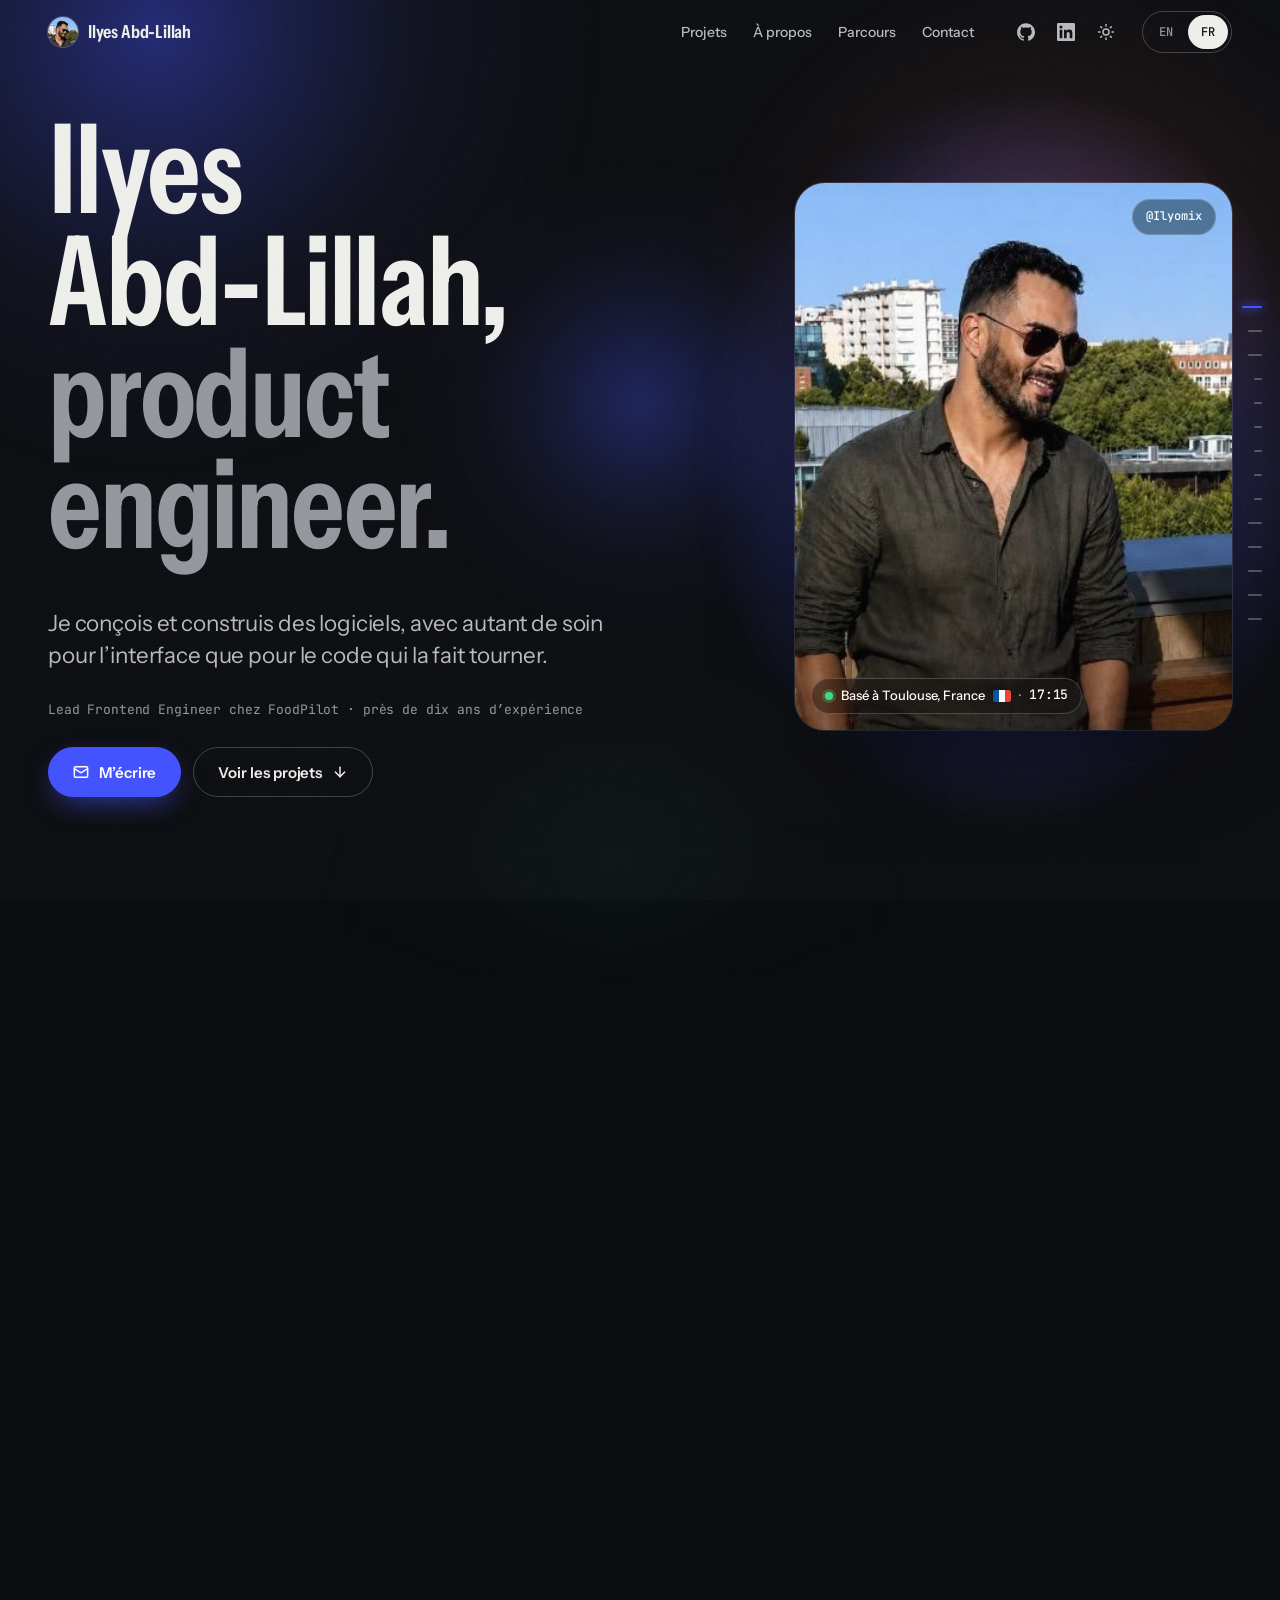
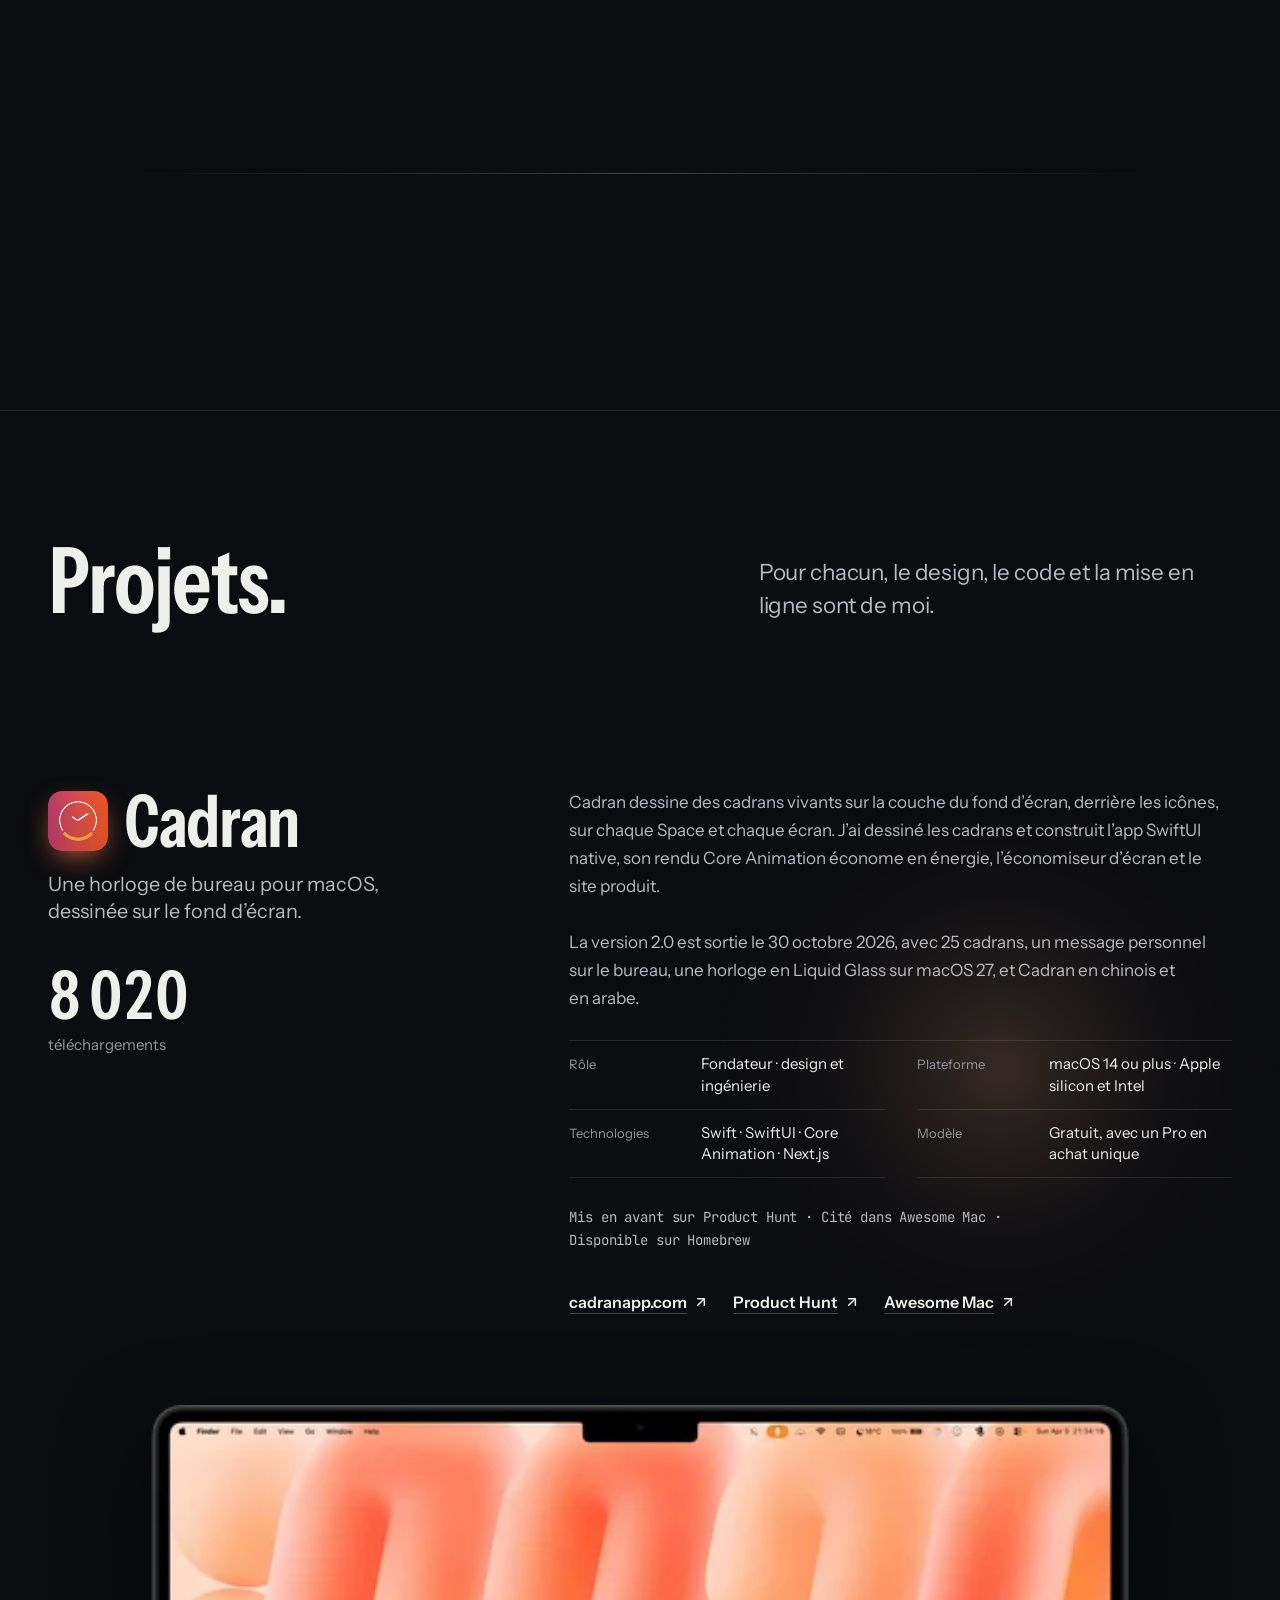
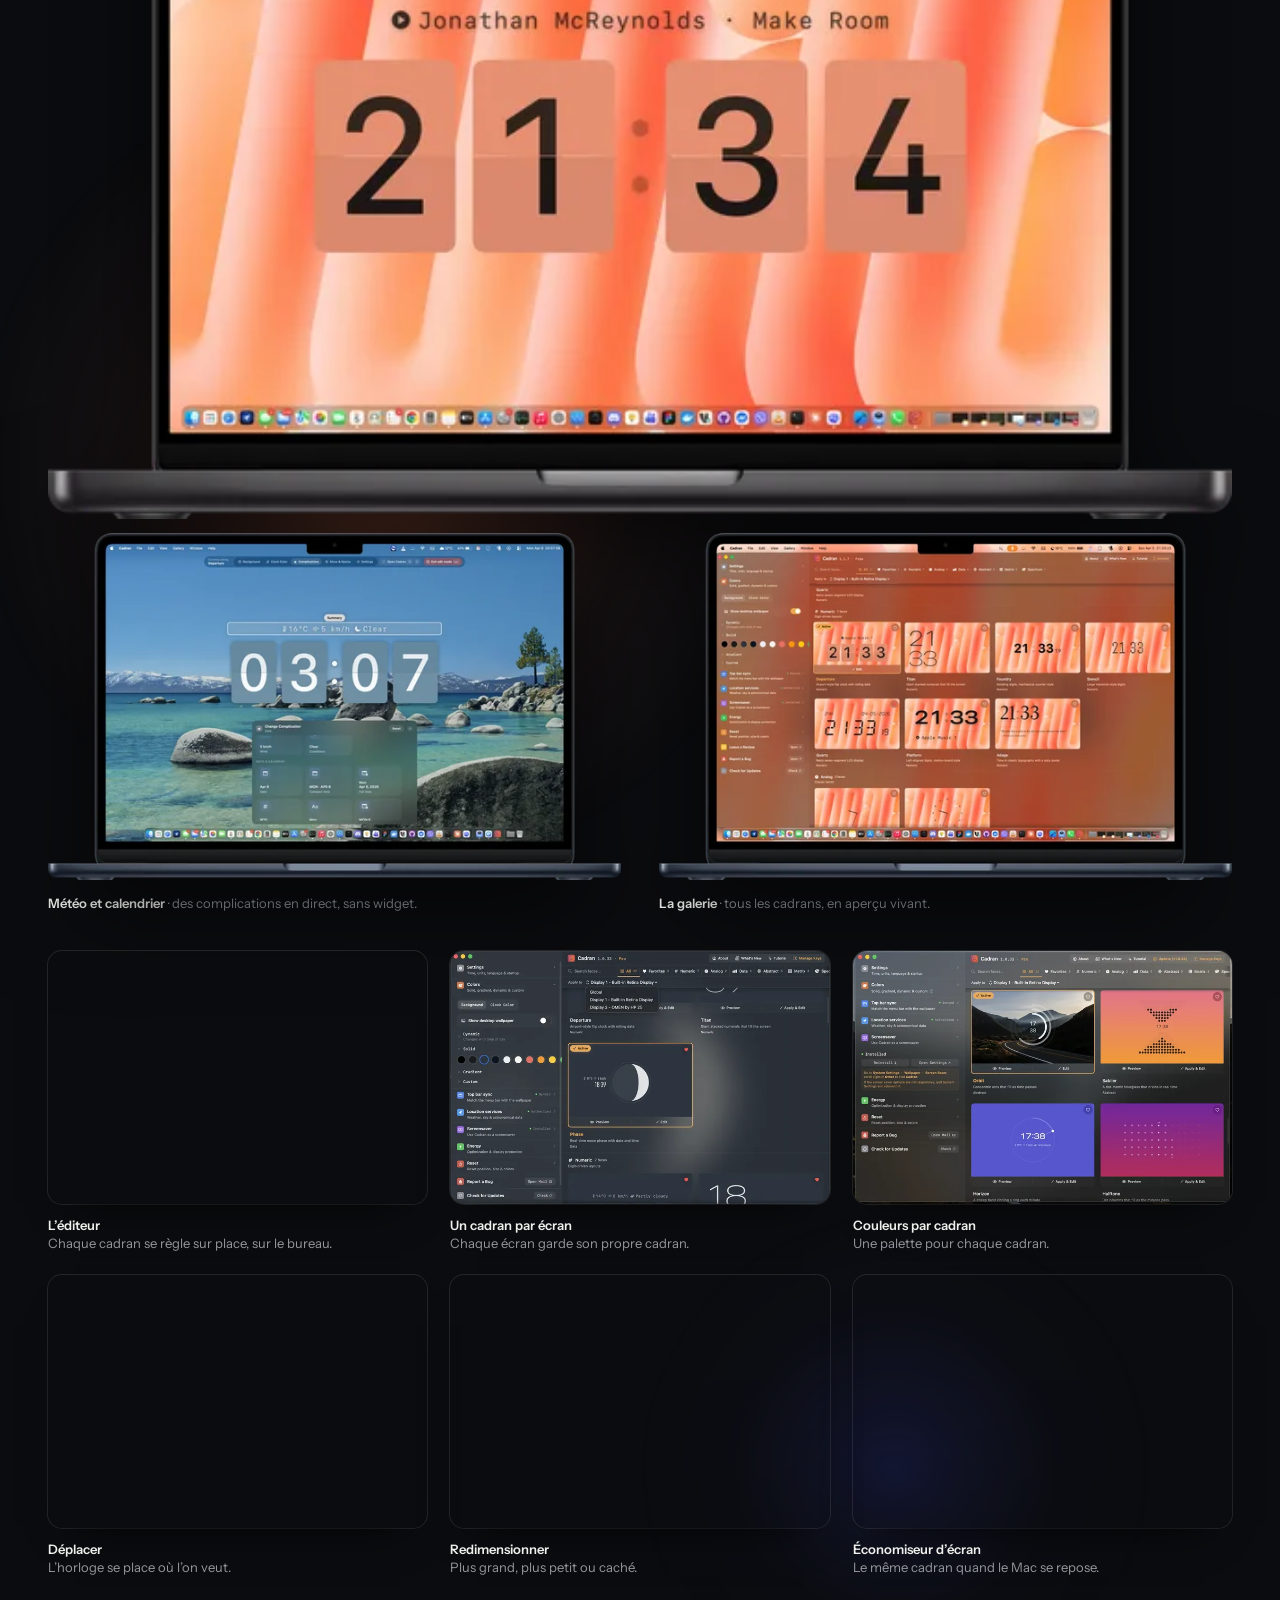
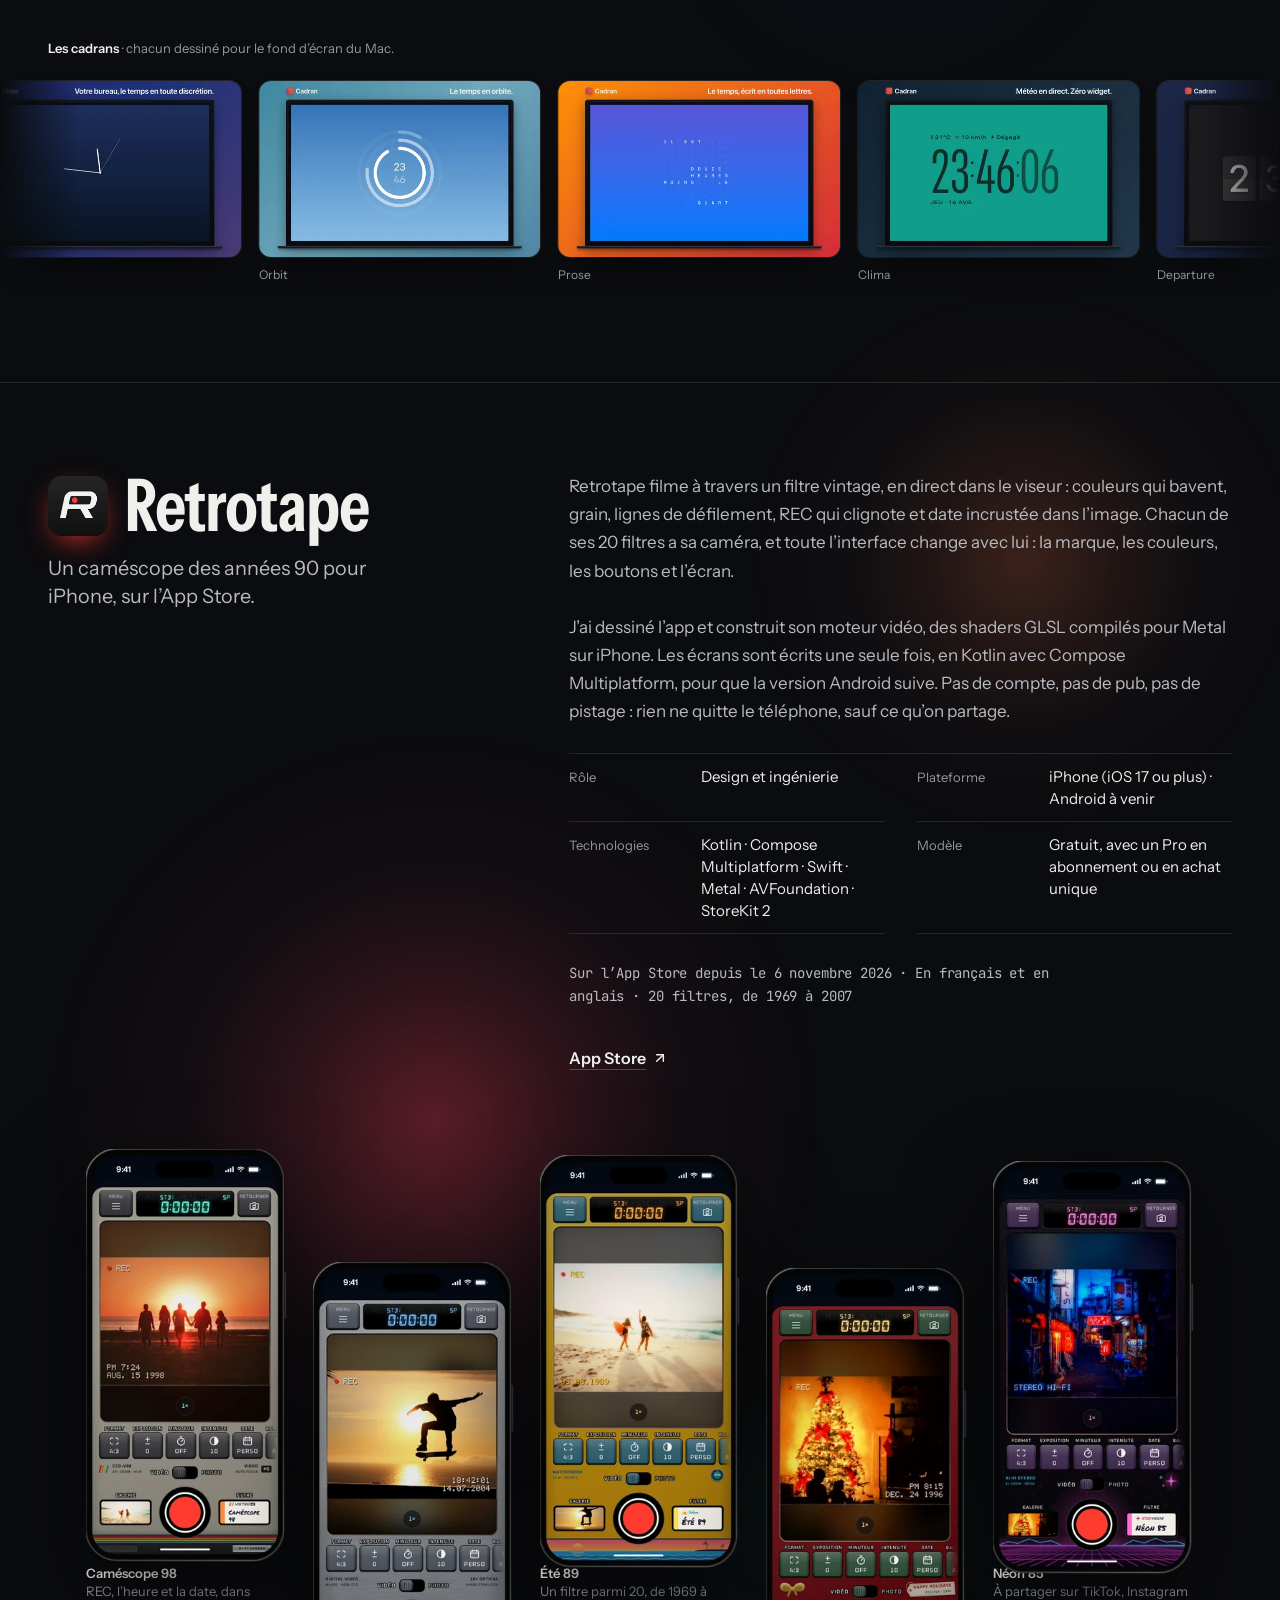
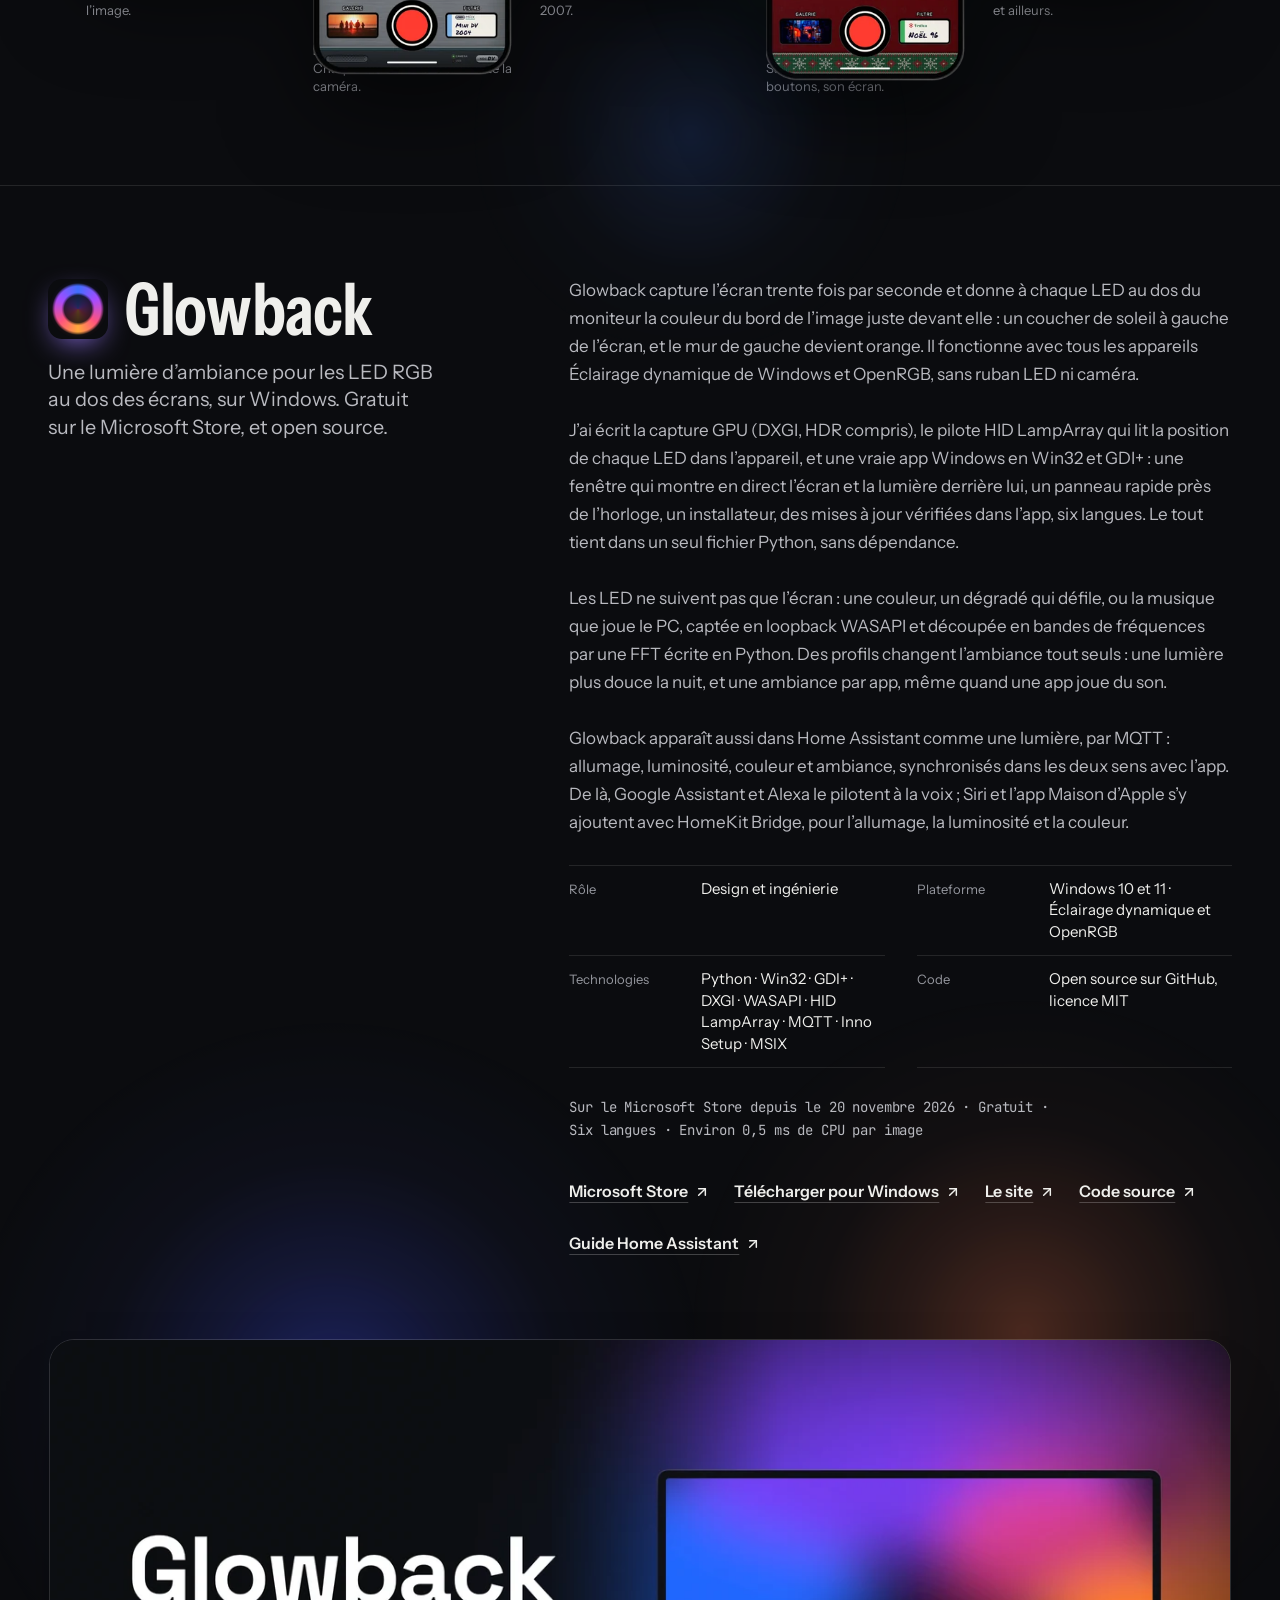
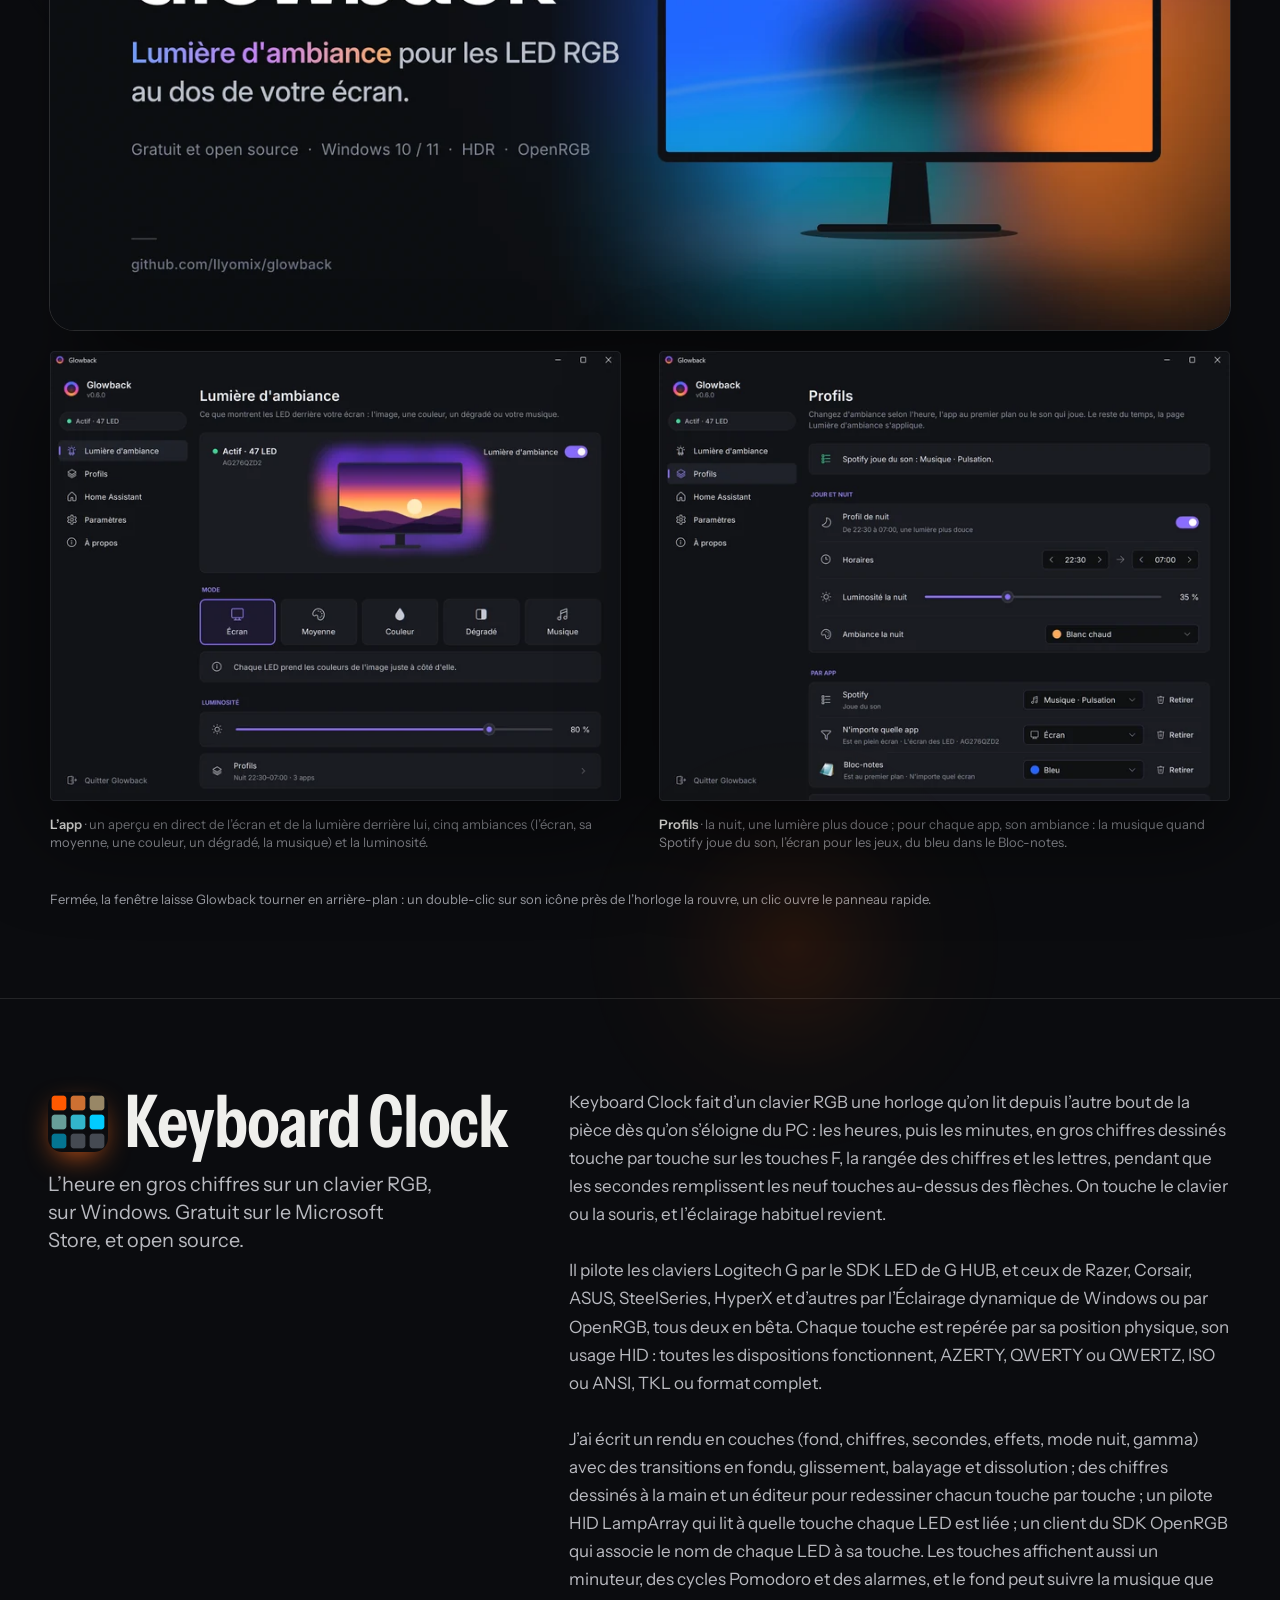
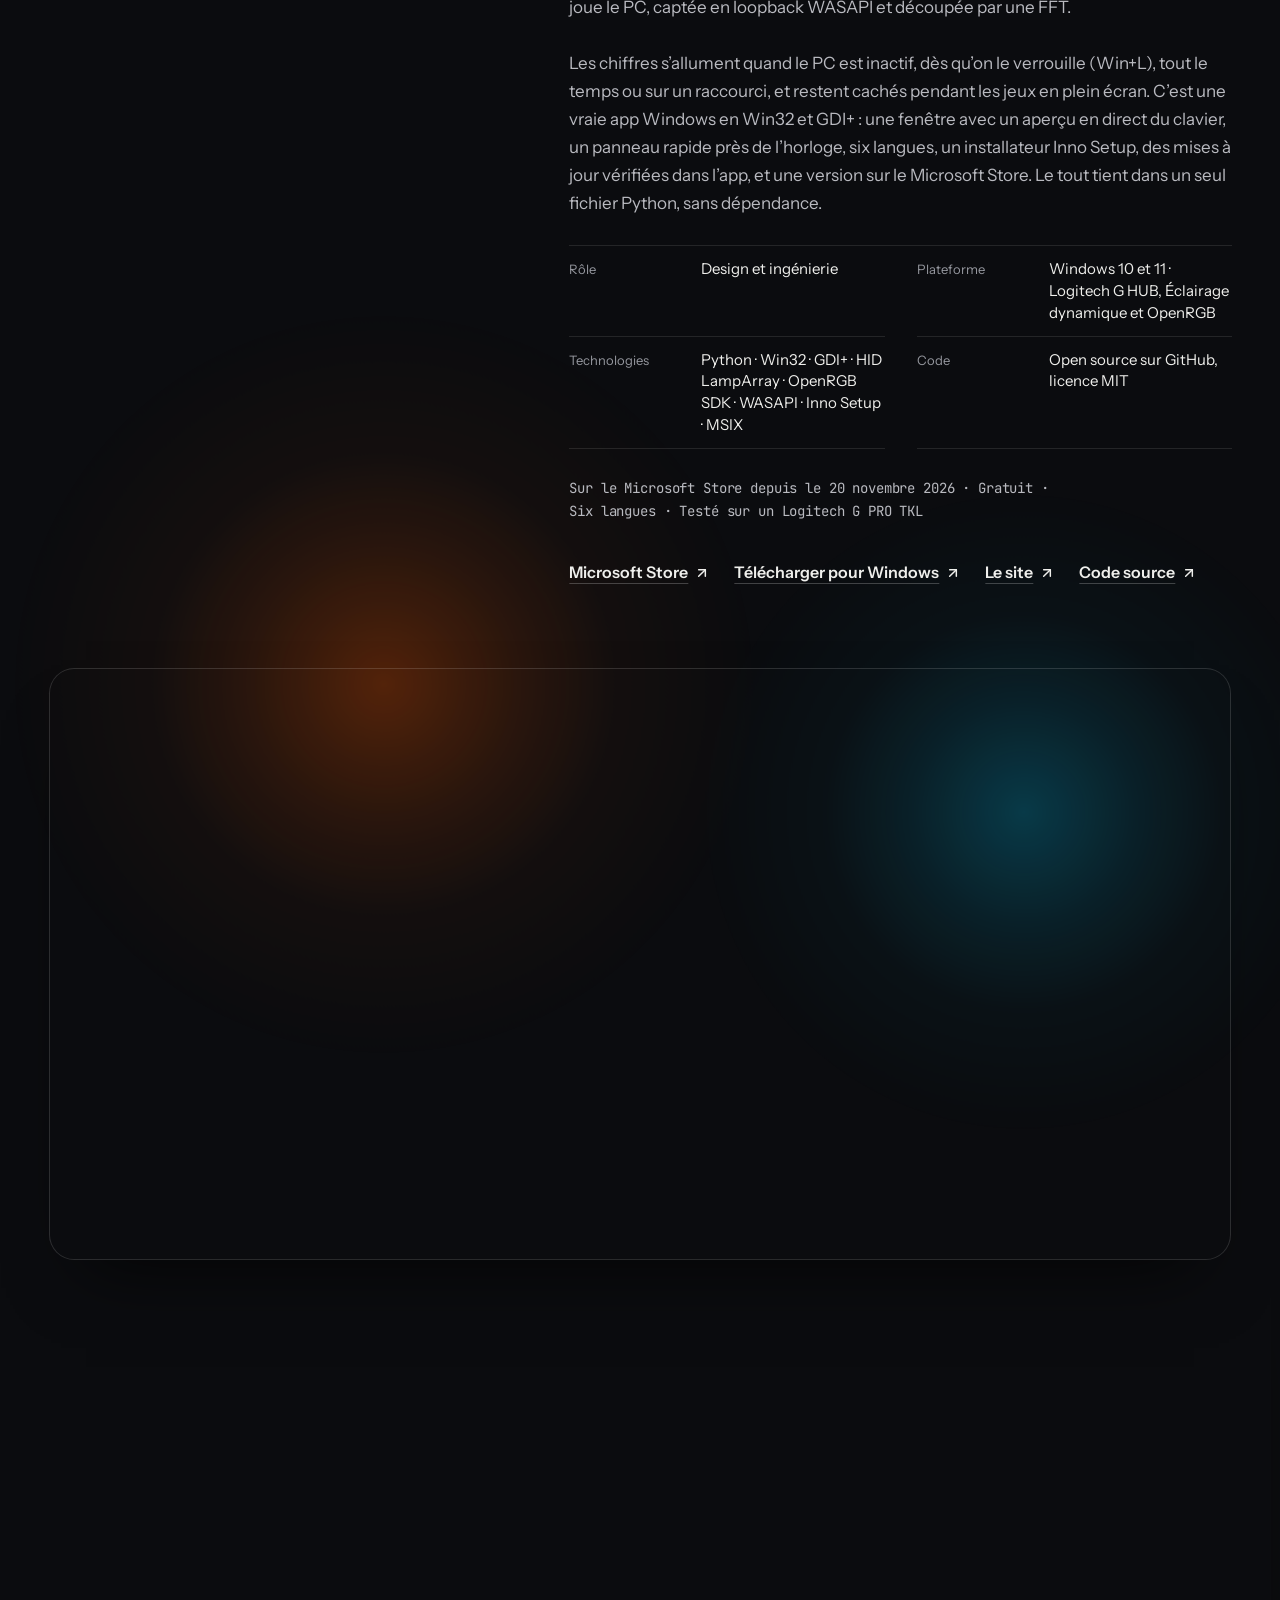
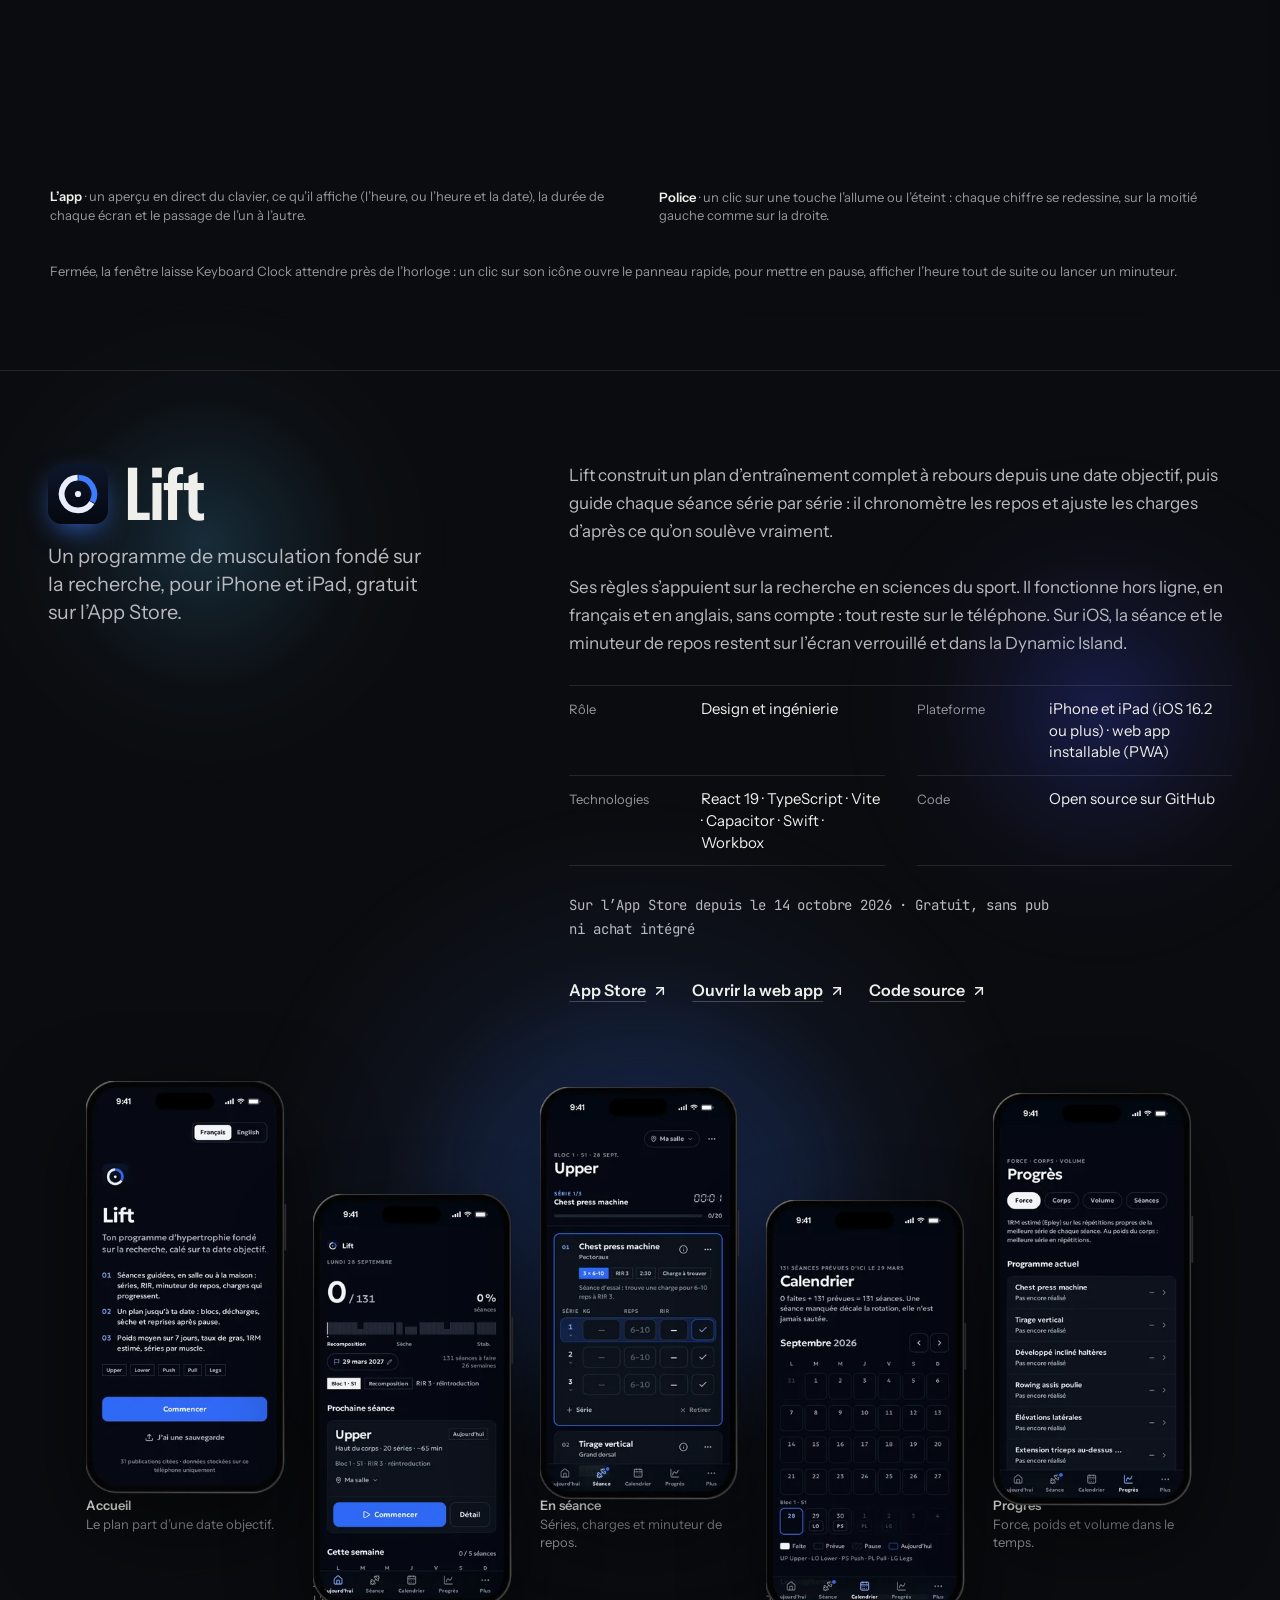
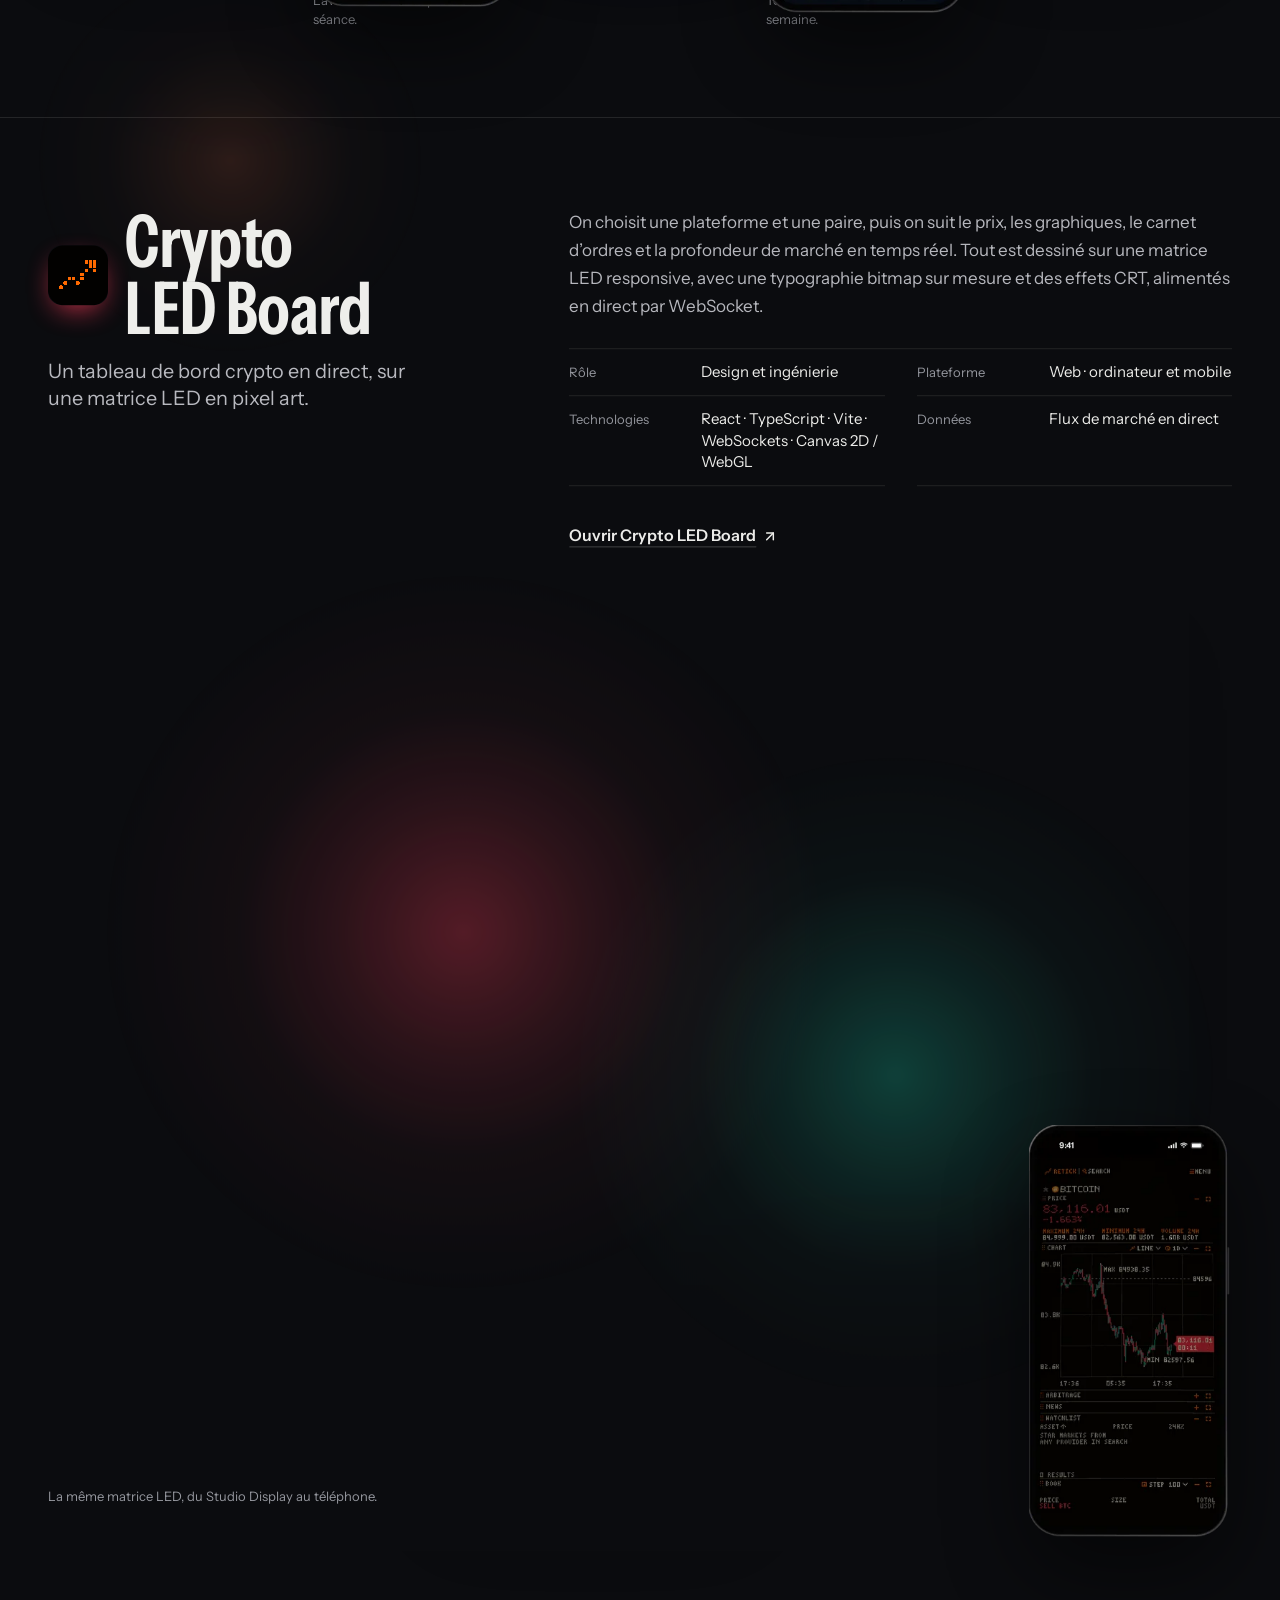
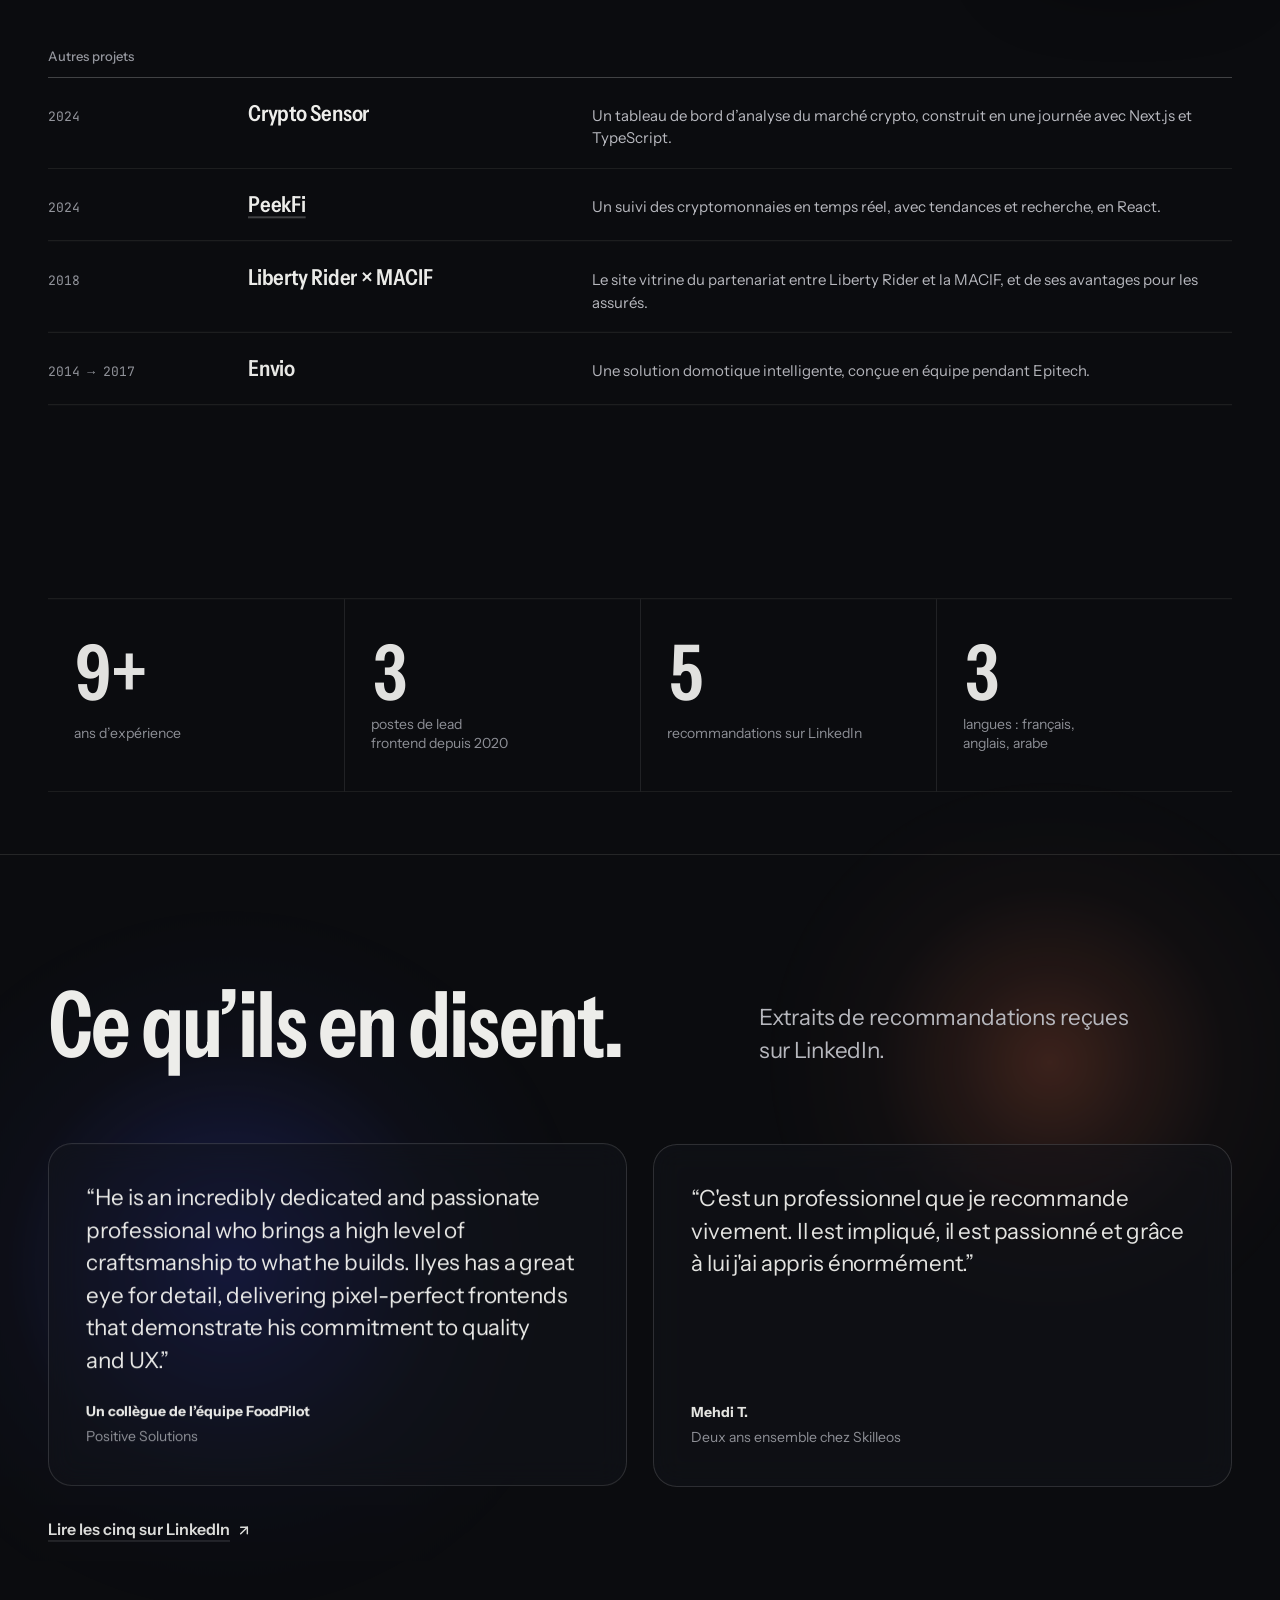
<file: fr/index.html>
<!doctype html>
<html lang="fr">
<head>
<meta charset="utf-8">
<meta name="viewport" content="width=device-width, initial-scale=1, viewport-fit=cover">
<title>Ilyes Abd-Lillah · Product Engineer à Toulouse</title>
<meta name="description" content="Product engineer à Toulouse : près de dix ans à concevoir et livrer des produits, du web en React et TypeScript aux apps Mac et iPhone en Swift.">
<meta name="author" content="Ilyes Abd-Lillah">
<meta name="robots" content="index, follow, max-image-preview:large, max-snippet:-1, max-video-preview:-1">
<link rel="canonical" href="https://ilyomix.github.io/fr/">
<link rel="alternate" hreflang="en" href="https://ilyomix.github.io/">
<link rel="alternate" hreflang="fr" href="https://ilyomix.github.io/fr/">
<link rel="alternate" hreflang="x-default" href="https://ilyomix.github.io/">
<meta name="theme-color" content="#0b0c0f">
<meta name="color-scheme" content="dark light">
<meta name="format-detection" content="telephone=no">

<meta property="og:type" content="profile">
<meta property="og:site_name" content="Ilyes Abd-Lillah">
<meta property="og:title" content="Ilyes Abd-Lillah · Product Engineer">
<meta property="og:description" content="Product engineer basé à Toulouse, Lead Frontend Engineer chez FoodPilot, près de dix ans d’expérience. Produits conçus et lancés : Cadran (8 000+ téléchargements), Retrotape, Glowback, Keyboard Clock, Lift et Crypto LED Board.">
<meta property="og:url" content="https://ilyomix.github.io/fr/">
<meta property="og:locale" content="fr_FR">
<meta property="og:locale:alternate" content="en_US">
<meta property="og:image" content="https://ilyomix.github.io/assets/og/og-fr.jpg">
<meta property="og:image:secure_url" content="https://ilyomix.github.io/assets/og/og-fr.jpg">
<meta property="og:image:type" content="image/jpeg">
<meta property="og:image:width" content="1200">
<meta property="og:image:height" content="630">
<meta property="og:image:alt" content="Portrait d’Ilyes Abd-Lillah, product engineer basé à Toulouse, Lead Frontend Engineer chez FoodPilot, avec ses apps Cadran, Retrotape, Glowback, Keyboard Clock, Lift et Crypto LED Board.">
<meta property="profile:first_name" content="Ilyes">
<meta property="profile:last_name" content="Abd-Lillah">
<meta property="profile:username" content="Ilyomix">
<meta name="twitter:card" content="summary_large_image">
<meta name="twitter:title" content="Ilyes Abd-Lillah · Product Engineer">
<meta name="twitter:description" content="Product engineer basé à Toulouse, Lead Frontend Engineer chez FoodPilot, près de dix ans d’expérience. Produits conçus et lancés : Cadran (8 000+ téléchargements), Retrotape, Glowback, Keyboard Clock, Lift et Crypto LED Board.">
<meta name="twitter:image" content="https://ilyomix.github.io/assets/og/og-fr.jpg">
<meta name="twitter:image:alt" content="Portrait d’Ilyes Abd-Lillah, product engineer basé à Toulouse, Lead Frontend Engineer chez FoodPilot, avec ses apps Cadran, Retrotape, Glowback, Keyboard Clock, Lift et Crypto LED Board.">

<link rel="icon" href="/favicon.ico" sizes="32x32">
<link rel="icon" href="/assets/icons/icon.svg" type="image/svg+xml">
<link rel="apple-touch-icon" href="/assets/icons/apple-touch-icon.png">
<link rel="manifest" href="/site.webmanifest">
<link rel="preload" href="/assets/fonts/instrument-sans.woff2" as="font" type="font/woff2" crossorigin>
<link rel="preload" href="/assets/img/ilyes-portrait.webp" as="image" fetchpriority="high">
<link rel="prefetch" href="/assets/js/gsap.min.js" as="script">
<link rel="me" href="https://github.com/Ilyomix">
<link rel="me" href="https://www.linkedin.com/in/ilyes-abd-lillah">
<style>@font-face{font-family:"Instrument Sans";src:url("/assets/fonts/instrument-sans.woff2") format("woff2-variations"),url("/assets/fonts/instrument-sans.woff2") format("woff2");font-weight:400 700;font-stretch:75% 100%;font-style:normal;font-display:swap}@font-face{font-family:"JetBrains Mono";src:url("/assets/fonts/jetbrains-mono.woff2") format("woff2");font-weight:400 600;font-style:normal;font-display:swap}:root{color-scheme:dark;--paper:#0b0c0f;--paper-tint:rgba(11,12,15,0.14);--paper-2:#14151a;--paper-3:#1d1f25;--ink:#efefec;--ink-2:#b9bac0;--ink-3:#95979e;--rule:rgb(239 239 236 / 0.11);--rule-strong:rgb(239 239 236 / 0.24);--cobalt:#4151ff;--cobalt-hover:#5664ff;--on-cobalt:#ffffff;--cobalt-ink:#9da8ff;--glass:rgb(20 21 26 / 0.58);--glass-rim:rgb(255 255 255 / 0.14);--device-shadow:drop-shadow(0 34px 44px rgb(0 0 0 / 0.55));--contact:rgb(0 0 0 / 0.75);--screen-off:#030305;--l-cobalt:#4151ff;--l-coral:#ff7a4d;--l-peach:#ffb38a;--l-blue:#3d7bff;--l-sky:#4fc3ff;--l-red:#ff3f5c;--l-teal:#19d3b0;--l-orange:#ff5900;--l-cyan:#00ccff;--light-o:1;--blend:screen;--font-sans:"Instrument Sans",-apple-system,BlinkMacSystemFont,"Helvetica Neue",Arial,sans-serif;--font-mono:"JetBrains Mono",ui-monospace,"SF Mono",Menlo,monospace;--gutter:clamp(20px,4vw,48px);--max:1360px;--section-y:clamp(80px,10vw,160px);--ease-out:cubic-bezier(0.16,1,0.3,1);--header-h:64px}:root[data-theme="light"]{color-scheme:light;--paper:#f3f2ee;--paper-tint:rgba(243,242,238,0.14);--paper-2:#e9e8e2;--paper-3:#dedcd5;--ink:#121316;--ink-2:#43454b;--ink-3:#5f6168;--rule:rgb(18 19 22 / 0.12);--rule-strong:rgb(18 19 22 / 0.26);--cobalt:#2b3ff0;--cobalt-hover:#1f32d6;--cobalt-ink:#2536d9;--glass:rgb(250 250 247 / 0.62);--glass-rim:rgb(255 255 255 / 0.7);--device-shadow:drop-shadow(0 28px 30px rgb(18 19 22 / 0.2));--contact:rgb(18 19 22 / 0.28);--light-o:0.42;--blend:normal}*,*::before,*::after{box-sizing:border-box}html{-webkit-text-size-adjust:100%;text-size-adjust:100%;scroll-padding-top:calc(var(--header-h) + 16px);overflow-x:clip}body{margin:0;background:var(--paper);color:var(--ink);font:400 1rem/1.6 var(--font-sans);font-stretch:100%;-webkit-font-smoothing:antialiased;-moz-osx-font-smoothing:grayscale;text-rendering:optimizeLegibility;overflow-x:clip;transition:background-color 300ms linear,color 300ms linear}body::after{content:"";position:fixed;inset:0;z-index:90;pointer-events:none;opacity:0.05;background-image:url("data:image/svg+xml,%3Csvg xmlns='http://www.w3.org/2000/svg' width='160' height='160'%3E%3Cfilter id='n'%3E%3CfeTurbulence type='fractalNoise' baseFrequency='.85' numOctaves='3' stitchTiles='stitch'/%3E%3CfeColorMatrix values='0 0 0 0 .5 0 0 0 0 .5 0 0 0 0 .5 0 0 0 1 0'/%3E%3C/filter%3E%3Crect width='100%25' height='100%25' filter='url(%23n)'/%3E%3C/svg%3E")}[data-theme="light"] body::after{opacity:0.035}img{display:block;max-width:100%;height:auto}a{color:inherit}h1,h2,h3,p,dl,dd,ul,ol,figure{margin:0}ul,ol{padding:0;list-style:none}::selection{background:var(--cobalt);color:var(--on-cobalt)}:focus-visible{outline:2px solid var(--cobalt);outline-offset:3px;border-radius:4px}:focus:not(:focus-visible){outline:none}main,.site-header{overflow-x:clip}.skip{position:absolute;left:var(--gutter);top:8px;z-index:60;padding:10px 16px;background:var(--ink);color:var(--paper);font-weight:600;text-decoration:none;border-radius:999px}.skip:not(:focus){width:1px;height:1px;padding:0;overflow:hidden;clip-path:inset(50%);white-space:nowrap}.wrap{position:relative;width:100%;max-width:calc(var(--max) + 2 * var(--gutter));margin:0 auto;padding:0 var(--gutter)}.mono{font-family:var(--font-mono);font-variant-numeric:tabular-nums;letter-spacing:-0.01em}.sr-only{position:absolute;width:1px;height:1px;overflow:hidden;clip:rect(0 0 0 0);white-space:nowrap}.lights{position:absolute;inset:-12% 0;z-index:-1;pointer-events:none;overflow:hidden;-webkit-mask-image:linear-gradient(180deg,transparent 0%,#000 22%,#000 78%,transparent 100%);mask-image:linear-gradient(180deg,transparent 0%,#000 22%,#000 78%,transparent 100%)}.hero-lights{inset:-30% 0 -12% 0;-webkit-mask-image:linear-gradient(180deg,#000 0%,#000 72%,transparent 100%);mask-image:linear-gradient(180deg,#000 0%,#000 72%,transparent 100%)}.contact-lights{inset:-10% 0 0 0;-webkit-mask-image:linear-gradient(180deg,transparent 0%,#000 26%,#000 100%);mask-image:linear-gradient(180deg,transparent 0%,#000 26%,#000 100%)}.lights i{position:absolute;left:var(--x);top:var(--y);width:var(--s,60vmax);aspect-ratio:1;border-radius:50%;translate:-50% -50%;background:radial-gradient(closest-side,var(--c) 0%,color-mix(in srgb,var(--c) 46%,transparent) 34%,color-mix(in srgb,var(--c) 12%,transparent) 62%,transparent 100%);opacity:calc(var(--o,0.5) * var(--light-o));mix-blend-mode:var(--blend);will-change:transform}.section-lit{position:relative;isolation:isolate}.display{font-stretch:75%;font-weight:640;letter-spacing:-0.018em;line-height:0.9;text-wrap:balance}.h-section{font-size:clamp(2.75rem,1.4rem + 5.4vw,6.5rem)}.h-project{font-size:clamp(2.5rem,1.5rem + 3.8vw,5rem);line-height:0.92}.lede{font-size:clamp(1.125rem,1rem + 0.5vw,1.4375rem);line-height:1.45;letter-spacing:-0.006em;color:var(--ink-2);text-wrap:pretty}.facts{font-size:0.8125rem;line-height:1.5;color:var(--ink-3)}.site-header{position:sticky;top:0;z-index:50;border-bottom:1px solid transparent;transition:border-color 200ms linear,background-color 200ms linear}.site-header.is-scrolled{border-bottom-color:var(--rule);background:color-mix(in srgb,var(--paper) 72%,transparent);-webkit-backdrop-filter:blur(18px) saturate(1.5);backdrop-filter:blur(18px) saturate(1.5)}@media (max-width:900px){.site-header,.site-header.is-scrolled{background-color:var(--paper);border-bottom-color:var(--rule);-webkit-backdrop-filter:none;backdrop-filter:none;transition:none}body::after{display:none}}.site-header .wrap{height:var(--header-h);display:flex;align-items:center;gap:20px}.wordmark{font-stretch:80%;font-weight:650;font-size:1.125rem;letter-spacing:-0.01em;text-decoration:none;white-space:nowrap;margin-right:auto;display:inline-flex;align-items:center;gap:10px;min-height:44px}.avatar{width:30px;height:30px;border-radius:50%;object-fit:cover;flex:none;box-shadow:0 0 0 1px var(--rule-strong)}.tools{display:inline-flex;align-items:center;gap:0;margin-right:-4px}.icon-btn{display:inline-flex;align-items:center;justify-content:center;width:40px;height:40px;border-radius:999px;color:var(--ink-2);transition:color 160ms linear,background-color 160ms linear}.icon-btn:hover{color:var(--ink);background:var(--paper-2)}.icon-btn svg{width:18px;height:18px}.nav{display:flex;align-items:center;gap:2px}.nav a{display:inline-flex;align-items:center;min-height:44px;padding:0 12px;font-size:0.875rem;font-weight:500;color:var(--ink-2);text-decoration:none;border-radius:999px;transition:color 160ms linear,background-color 160ms linear}.nav a:hover{color:var(--ink);background:var(--paper-2)}.header-place{display:grid;grid-template-columns:1fr;font-size:0.8125rem;font-weight:500;color:var(--ink-2);white-space:nowrap;transition:grid-template-columns 460ms var(--ease-out),margin-left 460ms var(--ease-out),opacity 260ms linear 160ms,visibility 0s linear 0s}.header-place-in{display:inline-flex;align-items:center;gap:8px;min-width:0;overflow:hidden}.header-place-in>svg:first-child{width:13px;height:13px;flex:none}.header-place .mono{color:var(--ink-3);font-size:0.75rem}.place-sep{color:var(--ink-3)}.js .header-place:not(.is-shown){grid-template-columns:0fr;margin-left:-20px;opacity:0;visibility:hidden;transition:grid-template-columns 460ms var(--ease-out),margin-left 460ms var(--ease-out),opacity 140ms linear,visibility 0s linear 460ms}@media (max-width:1279px){.place-lead{display:none}}.flag{width:18px;height:12px;border-radius:2.5px;flex:none;box-shadow:0 0 0 0.5px rgb(0 0 0 / 0.25)}.theme-toggle{display:none;align-items:center;justify-content:center;width:40px;height:40px;border:0;border-radius:999px;background:transparent;color:var(--ink-2);cursor:pointer;transition:color 160ms linear,background-color 160ms linear}.js .theme-toggle{display:inline-flex}.theme-toggle:hover{color:var(--ink);background:var(--paper-2)}.theme-toggle svg{width:18px;height:18px}.theme-toggle .i-moon{display:none}[data-theme="light"] .theme-toggle .i-moon{display:block}[data-theme="light"] .theme-toggle .i-sun{display:none}.lang-switch{display:inline-flex;padding:3px;gap:2px;border:1px solid var(--rule-strong);border-radius:999px}.lang-switch a{display:inline-flex;align-items:center;justify-content:center;min-width:40px;height:34px;padding:0 10px;border-radius:999px;font:500 0.75rem/1 var(--font-mono);letter-spacing:0.02em;color:var(--ink-3);text-decoration:none;transition:color 160ms linear,background-color 160ms linear}.lang-switch a:hover{color:var(--ink)}.lang-switch a[aria-current="page"]{background:var(--ink);color:var(--paper)}@media (max-width:900px){.nav,.header-place{display:none}}@media (max-width:520px){.site-header .wrap{gap:8px}.wordmark{gap:8px}.avatar{width:28px;height:28px}.icon-btn,.theme-toggle{width:36px}.lang-switch a{min-width:34px;padding:0 8px}}@media (max-width:380px){.wordmark{font-size:1.0625rem}}@media (max-width:350px){.js .theme-toggle{display:none}}.toc{--toc-accent:var(--cobalt);position:fixed;z-index:45}.toc-toggle{display:none}.toc-panel,.toc-list{position:relative}.toc ol{display:grid;gap:2px}.toc a{position:relative;display:flex;align-items:center;height:var(--row);text-decoration:none;font-weight:500;line-height:1;transition:color 160ms linear,background-color 200ms linear}.toc-label{overflow:hidden;white-space:nowrap}.toc-dot{position:absolute;top:0;background:var(--toc-accent);box-shadow:0 0 10px 1px color-mix(in srgb,var(--toc-accent) 70%,transparent);opacity:0;translate:0 var(--dot-y,0px);transition:translate 420ms var(--ease-out),background-color 300ms linear,box-shadow 300ms linear,opacity 200ms linear;pointer-events:none}.toc.is-ready .toc-dot{opacity:1}@media (min-width:1100px){.toc{--row:24px;--tick:14px;right:clamp(2px,2.5vw - 26px,18px);top:50%;translate:0 -50%}.toc-sub{--tick:8px}.toc-panel{display:grid;padding-bottom:8px;border-radius:18px}.toc-panel::before{content:"";position:absolute;inset:0;z-index:-1;border-radius:inherit;background:var(--glass);box-shadow:inset 0 0 0 1px var(--glass-rim),0 18px 40px -20px rgb(0 0 0 / 0.6);-webkit-backdrop-filter:blur(16px) saturate(1.4);backdrop-filter:blur(16px) saturate(1.4);opacity:0;transition:opacity 220ms linear}.toc-head{height:34px;max-width:0;overflow:hidden;padding-top:14px;font-size:0.6875rem;line-height:1;letter-spacing:0.04em;text-transform:uppercase;white-space:nowrap;color:var(--ink-3);opacity:0;transition:max-width 360ms var(--ease-out),padding 360ms var(--ease-out),opacity 200ms linear}.toc ol{gap:0}.toc a{justify-content:flex-end;padding:0 12px 0 10px;font-size:0.8125rem;color:var(--ink-3);transition:color 160ms linear,padding 360ms var(--ease-out)}.toc a::after{content:"";flex:none;width:var(--tick);height:2px;border-radius:1px;background:color-mix(in srgb,var(--ink) 28%,transparent);transition:width 300ms var(--ease-out),margin 300ms var(--ease-out),background-color 160ms linear}.toc a:hover,.toc a:focus-visible,.toc a[aria-current]{color:var(--ink)}.toc a:focus-visible{outline-offset:-2px;border-radius:9px}.toc a:hover::after,.toc a:focus-visible::after{width:calc(var(--tick) + 4px);margin-left:-4px;background:color-mix(in srgb,var(--ink) 64%,transparent)}.toc-ico{display:none}.toc-label{flex:1;max-width:0;opacity:0;translate:8px 0;transition:max-width 360ms var(--ease-out),margin 360ms var(--ease-out),translate 360ms var(--ease-out),opacity 200ms linear}.toc-sub .toc-label{text-indent:12px}.toc-dot{right:12px;width:20px;height:2px;border-radius:1px}.toc:hover .toc-panel::before,.toc:focus-within .toc-panel::before{opacity:1}.toc:hover .toc-head,.toc:focus-within .toc-head{max-width:14rem;padding-left:16px;padding-right:16px;opacity:1}.toc:hover a,.toc:focus-within a{padding-left:16px}.toc:hover .toc-label,.toc:focus-within .toc-label{max-width:14rem;margin-right:18px;opacity:1;translate:none}}@media (min-width:1100px) and (max-height:560px){.toc{--row:20px}}@media (min-width:1100px) and (max-height:450px){.toc{display:none}}@media (max-width:1099px){html.js{scroll-padding-top:calc(var(--header-h) + 64px)}.toc{--row:44px;left:0;right:0;top:var(--header-h);translate:0 -100%;visibility:hidden;transition:translate 380ms var(--ease-out),visibility 0s linear 380ms}html:not(.js) .toc{display:none}.toc.is-past{translate:none;visibility:visible;transition:translate 380ms var(--ease-out),visibility 0s}.toc-toggle{display:flex;align-items:center;gap:12px;width:100%;height:48px;padding:0 var(--gutter);border:0;border-bottom:1px solid var(--rule);background:var(--paper);color:var(--ink);font:600 0.9375rem/1 var(--font-sans);text-align:left;cursor:pointer}.toc-now{display:inline-flex;align-items:center;gap:10px;min-width:0;margin-right:auto}.toc-now .toc-label{max-width:none;margin:0;opacity:1;overflow:hidden;text-overflow:ellipsis}.toc-now .toc-ico img{opacity:1}.toc-title{font-size:0.6875rem;font-weight:500;letter-spacing:0.04em;text-transform:uppercase;color:var(--ink-3);white-space:nowrap}.toc-chev{width:18px;height:18px;flex:none;color:var(--ink-3);transition:rotate 300ms var(--ease-out)}.toc.is-open .toc-chev{rotate:180deg}.toc-panel{display:none;max-height:calc(100svh - var(--header-h) - 48px - 24px);overflow-y:auto;padding:8px var(--gutter) 12px;border-radius:0 0 22px 22px;background:var(--paper);box-shadow:0 24px 40px -18px rgb(0 0 0 / 0.55);border-bottom:1px solid var(--rule);-webkit-backdrop-filter:none;backdrop-filter:none}.toc.is-open .toc-panel{display:grid}.toc-head{display:none}.toc ol{gap:2px}.toc a{padding:0 12px 0 22px;border-radius:12px;font-size:0.9375rem;color:var(--ink-2)}.toc a:hover{color:var(--ink);background:color-mix(in srgb,var(--ink) 7%,transparent)}.toc a[aria-current]{color:var(--ink);background:color-mix(in srgb,var(--accent) 16%,transparent)}.toc-ico{display:grid;place-items:center;width:22px;height:22px;flex:none}.toc-ico img{width:22px;height:22px;border-radius:6px;object-fit:cover;opacity:0.62;transition:opacity 200ms linear}.toc-ico img.round{border-radius:50%}.toc-ico svg{width:18px;height:18px}.toc a:hover img,.toc a[aria-current] img{opacity:1}.toc ol .toc-label{max-width:none;margin-left:12px;opacity:1}.toc-dot{left:8px;width:6px;height:6px;border-radius:50%}}@media (min-width:900px) and (max-width:1099px){.toc-toggle{background:color-mix(in srgb,var(--paper) 72%,transparent);-webkit-backdrop-filter:blur(18px) saturate(1.5);backdrop-filter:blur(18px) saturate(1.5)}}.btn{display:inline-flex;align-items:center;justify-content:center;gap:10px;min-height:50px;padding:0 24px;border-radius:999px;font:600 0.9375rem/1 var(--font-sans);letter-spacing:-0.005em;text-decoration:none;border:1px solid var(--rule-strong);color:var(--ink);background:transparent;transition:background-color 180ms linear,border-color 180ms linear,box-shadow 240ms linear,transform 220ms var(--ease-out)}.btn:hover{border-color:var(--ink)}.btn:active{transform:scale(0.98)}.btn-primary{background:var(--cobalt);border-color:var(--cobalt);color:var(--on-cobalt);box-shadow:0 10px 30px -10px color-mix(in srgb,var(--cobalt) 80%,transparent)}.btn-primary:hover{background:var(--cobalt-hover);border-color:var(--cobalt-hover);box-shadow:0 14px 40px -10px color-mix(in srgb,var(--cobalt) 95%,transparent)}.btn svg,.link svg{width:16px;height:16px;flex:none}.link{display:inline-flex;align-items:center;gap:6px;min-height:44px;font-weight:600;color:var(--ink);text-decoration:underline;text-decoration-color:var(--rule-strong);text-decoration-thickness:1px;text-underline-offset:5px;transition:text-decoration-color 160ms linear,color 160ms linear}.link:hover{text-decoration-color:currentColor;color:var(--cobalt-ink)}.actions{display:flex;flex-wrap:wrap;gap:12px}.hero{position:relative;isolation:isolate;padding:clamp(28px,4vw,64px) 0 clamp(56px,7vw,112px)}.hero-lights i:nth-child(1){--c:var(--l-cobalt);--x:12%;--y:18%;--s:70vmax;--o:0.42}.hero-lights i:nth-child(2){--c:var(--l-coral);--x:82%;--y:42%;--s:56vmax;--o:0.38}.hero-lights i:nth-child(3){--c:var(--l-teal);--x:48%;--y:96%;--s:50vmax;--o:0.16}.hero-grid{display:grid;gap:clamp(28px,4vw,64px);align-items:center}@media (min-width:960px){.hero-grid{grid-template-columns:minmax(0,7fr) minmax(0,4.4fr)}}.hero-title{font-size:clamp(3.4rem,1.2rem + 8.2vw,9rem);line-height:0.86}.hero-title .line{display:block;overflow:clip;overflow-clip-margin:0.12em;padding-bottom:0.04em}.hero-title .line>span{display:inline-block;will-change:transform}.hero-title .role{color:var(--ink-3)}.hero-copy{display:grid;gap:28px;margin-top:clamp(28px,3.4vw,44px)}.hero-copy .lede{max-width:38ch}.portrait{position:relative;justify-self:center;width:min(100%,440px)}@media (min-width:960px){.portrait{justify-self:end}}.portrait-card{display:block;position:relative;border-radius:30px;overflow:hidden;aspect-ratio:4 / 5;background:var(--paper-3);box-shadow:0 40px 80px -30px rgb(0 0 0 / 0.7),0 0 0 1px var(--glass-rim);transform-origin:50% 70%}.portrait-card img{width:100%;height:100%;object-fit:cover}.portrait-card::after{content:"";position:absolute;inset:0;background:linear-gradient(180deg,transparent 55%,rgb(0 0 0 / 0.45));pointer-events:none}.portrait-halo{position:absolute;inset:-18% -22%;z-index:-1;border-radius:50%;background:radial-gradient(closest-side,color-mix(in srgb,var(--l-coral) 55%,transparent),color-mix(in srgb,var(--l-cobalt) 30%,transparent) 55%,transparent 100%);opacity:calc(0.9 * var(--light-o));filter:blur(10px)}.chip{position:absolute;z-index:2;display:inline-flex;align-items:center;gap:8px;height:36px;padding:0 14px;border-radius:999px;font-size:0.8125rem;font-weight:500;color:#fff;background:rgb(12 13 16 / 0.42);-webkit-backdrop-filter:blur(14px) saturate(1.6);backdrop-filter:blur(14px) saturate(1.6);box-shadow:inset 0 0 0 1px rgb(255 255 255 / 0.2)}.chip-place{left:16px;bottom:16px;white-space:nowrap}@media (max-width:419px){.chip-place{left:12px;bottom:12px;gap:7px;padding:0 12px}.chip-place .chip-sep,.chip-place [data-time]{display:none}}.chip-sep{opacity:0.6}.chip-handle{right:16px;top:16px;font-family:var(--font-mono);font-size:0.75rem}.live-dot{width:8px;height:8px;border-radius:50%;background:#3ddc84;box-shadow:0 0 0 3px rgb(61 220 132 / 0.25)}.motion-ok .live-dot{animation:pulse 2.4s ease-in-out infinite}@keyframes pulse{50%{box-shadow:0 0 0 6px rgb(61 220 132 / 0)}}@media (max-width:959px){.hero-grid{grid-template-columns:1fr}.portrait{order:-1;width:min(78%,360px);justify-self:start}}.stage{position:relative;isolation:isolate;padding:clamp(24px,4vw,64px) 0 clamp(64px,8vw,120px)}.stage-pin{position:relative;min-height:100svh;display:grid;align-content:center;gap:clamp(24px,3vw,44px);padding:clamp(24px,4vw,56px) 0}.stage-head{display:grid;gap:16px;justify-items:center;text-align:center}.stage-title{font-size:clamp(2.5rem,1.2rem + 4.2vw,5.25rem)}.stage-head .lede{max-width:44ch}.stage-lights i:nth-child(1){--c:var(--l-coral);--x:22%;--y:72%;--s:48vmax;--o:0.5}.stage-lights i:nth-child(2){--c:var(--l-red);--x:50%;--y:48%;--s:46vmax;--o:0.34}.stage-lights i:nth-child(3){--c:var(--l-teal);--x:62%;--y:58%;--s:36vmax;--o:0.26}.stage-lights i:nth-child(4){--c:var(--l-blue);--x:52%;--y:88%;--s:30vmax;--o:0.5}.stage-lights i:nth-child(5){--c:var(--l-cobalt);--x:84%;--y:74%;--s:40vmax;--o:0.36}.spot{position:absolute;left:50%;top:0;width:min(1400px,120vw);height:100%;translate:-50% 0;z-index:-1;pointer-events:none;background:radial-gradient(60% 55% at 50% 0%,rgb(255 255 255 / 0.10),transparent 70%);opacity:var(--light-o)}.set{position:relative;width:min(100%,var(--max),calc((100svh - 300px) * 1.943));margin:0 auto;aspect-ratio:1360 / 700}.set::after{content:"";position:absolute;left:4%;right:4%;bottom:0;height:1px;background:linear-gradient(90deg,transparent,var(--rule-strong),transparent)}.dev{position:absolute;display:block}.dev img{display:block;width:100%;height:auto;filter:var(--device-shadow)}.dev::before{content:"";position:absolute;left:6%;right:6%;bottom:-1.2%;height:5%;border-radius:50%;background:radial-gradient(closest-side,var(--contact),transparent);filter:blur(6px);z-index:-1}.screen-off{position:absolute;background:linear-gradient(118deg,rgb(255 255 255 / 0.055),rgb(255 255 255 / 0) 34%),var(--screen-off);opacity:0;pointer-events:none}.dev img.glass{position:absolute;inset:0;width:100%;height:100%;filter:none;pointer-events:none}.dev-mbp .screen-off{left:9.698%;top:1.48%;width:80.631%;height:87.418%}.dev-mba .screen-off{left:9.392%;top:2.009%;width:81.248%;height:87.996%}.dev-display .screen-off{left:1.811%;top:2.333%;width:96.397%;height:71.057%}.dev-phone .screen-off{left:2.347%;top:1.142%;width:93.427%;height:97.26%}.set .dev-display{left:25.5%;width:49%;bottom:10%;z-index:1}.set .dev-mbp{left:0.5%;width:41%;bottom:0;z-index:3}.set .dev-mba{right:0.5%;width:36%;bottom:0;z-index:3}.set .dev-phone.p1{left:42.2%;width:9.2%;bottom:-1.5%;z-index:4}.set .dev-phone.p2{left:51.4%;width:9.2%;bottom:0.5%;z-index:4}.legend{display:flex;flex-wrap:wrap;justify-content:center;gap:8px 12px}.legend a{display:inline-flex;align-items:center;gap:10px;min-height:44px;padding:0 16px 0 8px;border-radius:999px;text-decoration:none;background:var(--glass);box-shadow:inset 0 0 0 1px var(--glass-rim);-webkit-backdrop-filter:blur(14px) saturate(1.4);backdrop-filter:blur(14px) saturate(1.4);font-size:0.875rem;font-weight:500;transition:transform 220ms var(--ease-out),box-shadow 200ms linear}.legend a:hover{transform:translateY(-2px);box-shadow:inset 0 0 0 1px var(--rule-strong)}.legend img{width:28px;height:28px;border-radius:7px}@media (max-width:759px){.stage-pin{min-height:0}.set{width:150%;margin-left:-25%}}@media (max-height:640px) and (min-width:760px){.set{width:min(100%,var(--max))}}.faces{display:grid;gap:16px;margin-top:clamp(8px,2vw,24px)}.faces .reel-mask{margin:0 calc(-1 * var(--gutter));overflow:hidden;-webkit-mask-image:linear-gradient(90deg,transparent,#000 6%,#000 94%,transparent);mask-image:linear-gradient(90deg,transparent,#000 6%,#000 94%,transparent)}.reel-row{display:flex;width:max-content;padding:8px 0}.reel-track{display:flex;flex:none;gap:clamp(12px,1.4vw,20px);padding-right:clamp(12px,1.4vw,20px)}.faces figure{flex:none;width:clamp(220px,22vw,320px)}.faces figure img{width:100%;aspect-ratio:16 / 10;object-fit:cover;border-radius:12px;box-shadow:0 20px 40px -24px rgb(0 0 0 / 0.8),0 0 0 1px var(--rule)}.faces figcaption{margin-top:8px;font-size:0.75rem;color:var(--ink-3)}.no-anim .faces .reel-mask,.reduce .faces .reel-mask{overflow-x:auto;scrollbar-width:none}.others{margin-top:clamp(24px,4vw,56px)}.others-list{border-top:1px solid var(--rule-strong)}.others-list li{display:grid;gap:4px 24px;padding:18px 0;border-bottom:1px solid var(--rule);grid-template-columns:1fr;align-items:baseline}@media (min-width:760px){.others-list li{grid-template-columns:11rem minmax(0,0.8fr) minmax(0,1.6fr)}}.others-list .when{font-size:0.8125rem;color:var(--ink-3)}.o-name{font-stretch:85%;font-weight:600;font-size:clamp(1.125rem,1rem + 0.5vw,1.375rem);letter-spacing:-0.01em}.o-name a{text-decoration:underline;text-decoration-color:var(--rule-strong);text-underline-offset:4px}.o-name a:hover{color:var(--cobalt-ink);text-decoration-color:currentColor}.o-what{color:var(--ink-2);font-size:0.9375rem;line-height:1.5}.lit-reco i:nth-child(1){--c:var(--l-cobalt);--x:18%;--y:60%;--s:56vmax;--o:0.3}.lit-reco i:nth-child(2){--c:var(--l-coral);--x:82%;--y:40%;--s:44vmax;--o:0.2}.quotes{display:grid;gap:clamp(16px,2vw,28px)}@media (min-width:960px){.quotes{grid-template-columns:1fr 1fr}}.quote{display:grid;gap:24px;align-content:space-between;padding:clamp(24px,3vw,40px);border-radius:24px;background:var(--glass);box-shadow:inset 0 0 0 1px var(--glass-rim);-webkit-backdrop-filter:blur(14px) saturate(1.3);backdrop-filter:blur(14px) saturate(1.3)}.quote blockquote{margin:0}.quote p{font-size:clamp(1.125rem,1rem + 0.5vw,1.4375rem);line-height:1.45;letter-spacing:-0.006em;text-wrap:pretty}.quote figcaption{display:grid;gap:2px;font-size:0.875rem}.quote figcaption span{color:var(--ink-3)}.reco-more{margin-top:20px}.cares.langs li{grid-template-columns:1.75rem auto 1fr;align-items:baseline}.cares.langs .muted{color:var(--ink-3);font-size:0.875rem;justify-self:end;text-align:right}.section{position:relative;isolation:isolate;padding:var(--section-y) 0}.section-rule{border-top:1px solid var(--rule)}.section-head{display:grid;gap:20px;margin-bottom:clamp(48px,6vw,96px)}@media (min-width:960px){.section-head{grid-template-columns:minmax(0,7fr) minmax(0,5fr);align-items:end;gap:48px}}.section-head .lede{max-width:38ch}.project{position:relative;isolation:isolate;overflow-x:clip;display:grid;gap:clamp(36px,4.4vw,64px);padding:clamp(56px,7vw,112px) 0}.project + .project{border-top:1px solid var(--rule)}.project-head{display:grid;gap:28px}@media (min-width:960px){.project-head{grid-template-columns:minmax(0,5fr) minmax(0,7fr);gap:48px}}.project-name{display:flex;align-items:center;gap:16px}.project-icon{width:60px;height:60px;border-radius:14px;flex:none;box-shadow:0 10px 30px -10px var(--glow,transparent)}.project-tag{margin-top:16px;font-size:clamp(1.0625rem,1rem + 0.3vw,1.25rem);color:var(--ink-2);line-height:1.4;max-width:30ch}.project-stat{margin-top:clamp(24px,3vw,40px);display:grid;gap:8px;justify-items:start}.project-stat b{font-stretch:75%;font-weight:640;font-size:clamp(2.75rem,1.8rem + 3vw,4.5rem);line-height:0.9;letter-spacing:-0.02em;font-variant-numeric:tabular-nums;white-space:nowrap}.project-stat span{display:inline-flex;align-items:center;flex-wrap:wrap;gap:4px 10px;font-size:0.9375rem;color:var(--ink-3)}.project-stat .live{margin-left:0}.project-body{display:grid;gap:28px;align-content:start}.project-body>p{font-size:1.0625rem;line-height:1.65;color:var(--ink-2);max-width:62ch;text-wrap:pretty}.specs{display:grid;grid-template-columns:1fr;border-top:1px solid var(--rule)}@media (min-width:640px){.specs{grid-template-columns:1fr 1fr;column-gap:32px}}.specs div{display:grid;grid-template-columns:7.5rem 1fr;gap:12px;padding:12px 0;border-bottom:1px solid var(--rule)}.specs dt{font-size:0.8125rem;color:var(--ink-3);padding-top:1px}.specs dd{font-size:0.9375rem;line-height:1.45}.project-links{display:flex;flex-wrap:wrap;gap:8px 24px;align-items:center}.project .facts{font-size:0.875rem}.lit-cadran i:nth-child(1){--c:var(--l-coral);--x:30%;--y:58%;--s:64vmax;--o:0.34}.lit-cadran i:nth-child(2){--c:var(--l-peach);--x:78%;--y:30%;--s:44vmax;--o:0.18}.lit-cadran i:nth-child(3){--c:var(--l-cobalt);--x:70%;--y:86%;--s:40vmax;--o:0.22}.lit-retrotape i:nth-child(1){--c:var(--l-red);--x:34%;--y:62%;--s:60vmax;--o:0.32}.lit-retrotape i:nth-child(2){--c:var(--l-coral);--x:80%;--y:30%;--s:42vmax;--o:0.2}.lit-retrotape i:nth-child(3){--c:var(--l-teal);--x:66%;--y:86%;--s:36vmax;--o:0.16}.lit-lift i:nth-child(1){--c:var(--l-blue);--x:50%;--y:70%;--s:64vmax;--o:0.42}.lit-lift i:nth-child(2){--c:var(--l-sky);--x:16%;--y:30%;--s:38vmax;--o:0.18}.lit-lift i:nth-child(3){--c:var(--l-cobalt);--x:86%;--y:40%;--s:40vmax;--o:0.24}.lit-glowback i:nth-child(1){--c:var(--l-cobalt);--x:26%;--y:60%;--s:58vmax;--o:0.34}.lit-glowback i:nth-child(2){--c:var(--l-coral);--x:80%;--y:58%;--s:52vmax;--o:0.26}.lit-glowback i:nth-child(3){--c:var(--l-blue);--x:54%;--y:18%;--s:34vmax;--o:0.18}.lit-keyboard-clock i:nth-child(1){--c:var(--l-orange);--x:30%;--y:60%;--s:58vmax;--o:0.3}.lit-keyboard-clock i:nth-child(2){--c:var(--l-cyan);--x:80%;--y:64%;--s:50vmax;--o:0.24}.lit-keyboard-clock i:nth-child(3){--c:var(--l-orange);--x:62%;--y:18%;--s:32vmax;--o:0.14}.lit-led i:nth-child(1){--c:var(--l-red);--x:36%;--y:64%;--s:56vmax;--o:0.3}.lit-led i:nth-child(2){--c:var(--l-teal);--x:70%;--y:72%;--s:50vmax;--o:0.26}.lit-led i:nth-child(3){--c:var(--l-coral);--x:18%;--y:22%;--s:30vmax;--o:0.14}.gallery{display:grid;gap:clamp(20px,3vw,48px)}.pair{display:grid;gap:clamp(16px,3vw,48px);grid-template-columns:1fr 1fr;align-items:end}.shot-main{width:min(100%,1200px);margin:0 auto}.device img,img.device{display:block;width:100%;height:auto;filter:var(--device-shadow)}.tiles{display:grid;gap:clamp(14px,1.8vw,24px);grid-template-columns:repeat(3,minmax(0,1fr))}.tile{display:grid;gap:12px}.tile img{width:100%;aspect-ratio:3 / 2;object-fit:cover;border-radius:14px;box-shadow:0 24px 40px -26px rgb(0 0 0 / 0.8),0 0 0 1px var(--rule)}.tile figcaption,.cap{font-size:0.8125rem;color:var(--ink-3);line-height:1.4}.tile figcaption b,.cap b{color:var(--ink);font-weight:600}.phones{display:grid;grid-template-columns:repeat(5,minmax(0,1fr));gap:clamp(10px,2vw,32px);align-items:start;padding:0 clamp(0px,3vw,48px)}.phones figure{display:grid;gap:14px}.phones figure:nth-child(even){margin-top:clamp(24px,6vw,96px)}.phones img{width:100%;filter:var(--device-shadow)}.led-set{position:relative;width:min(100%,1180px);margin:0 auto;padding-right:8%}.gb-set{width:min(100%,1180px);margin:0 auto}.gb-frame{position:relative}.gb-shot{display:block;width:100%;height:auto;border-radius:clamp(14px,1.9vw,26px);box-shadow:0 0 0 1px var(--glass-rim),0 40px 70px -36px rgb(0 0 0 / 0.75)}.gb-app{width:min(100%,1180px);margin:0 auto;align-items:start}.gb-app + .cap{width:min(100%,1180px);margin-inline:auto}.led-set .led-phone{position:absolute;right:0;bottom:-2%;width:17%;z-index:2}@media (max-width:759px){.pair,.tiles{grid-template-columns:1fr 1fr}.tiles{gap:12px}.phones{grid-template-columns:repeat(5,62%);overflow-x:auto;scroll-snap-type:x mandatory;margin:0 calc(-1 * var(--gutter));padding:0 var(--gutter) 12px;scrollbar-width:none}.phones figure{scroll-snap-align:start}.phones figure:nth-child(even){margin-top:0}}@media (max-width:480px){.pair{grid-template-columns:1fr}.tiles{grid-template-columns:1fr}}.numbers{display:grid;grid-template-columns:repeat(4,minmax(0,1fr));border-top:1px solid var(--rule);border-bottom:1px solid var(--rule)}.numbers-wrap{padding:clamp(40px,5vw,72px) 0}.numbers div{padding:clamp(24px,3vw,40px) clamp(12px,2vw,28px);display:grid;gap:8px}.numbers div + div{border-left:1px solid var(--rule)}.numbers b{white-space:nowrap;font-stretch:75%;font-weight:640;font-size:clamp(2.75rem,1.6rem + 4vw,5.5rem);line-height:0.9;letter-spacing:-0.02em;font-variant-numeric:tabular-nums}.numbers span{font-size:0.875rem;color:var(--ink-3);line-height:1.35;max-width:22ch;text-wrap:balance}.live{display:inline-flex;align-items:center;gap:6px;margin-left:4px;font:500 0.6875rem/1 var(--font-mono);font-style:normal;color:var(--ink-3);white-space:nowrap;vertical-align:1px}.live[hidden]{display:none}.live::before{content:"";width:6px;height:6px;border-radius:50%;background:#3ddc84;box-shadow:0 0 0 0 rgb(61 220 132 / 0.55);animation:live 2.2s ease-out infinite}@keyframes live{0%{box-shadow:0 0 0 0 rgb(61 220 132 / 0.55)}70%,100%{box-shadow:0 0 0 7px rgb(61 220 132 / 0)}}@media (max-width:759px){.numbers{grid-template-columns:1fr 1fr}.numbers div:nth-child(3){border-left:0}.numbers div:nth-child(n+3){border-top:1px solid var(--rule)}}.about-grid{display:grid;gap:clamp(32px,4vw,64px)}@media (min-width:960px){.about-grid{grid-template-columns:minmax(0,7fr) minmax(0,5fr)}}.about-text{display:grid;gap:24px;max-width:64ch}.about-text p{font-size:clamp(1.0625rem,1rem + 0.35vw,1.3125rem);line-height:1.6;color:var(--ink-2);text-wrap:pretty}.about-text p:first-child{color:var(--ink)}.about-side{display:grid;gap:32px;align-content:start}.side-title{font-size:0.8125rem;font-weight:500;color:var(--ink-3);margin-bottom:10px}.cares{border-top:1px solid var(--rule)}.cares li{padding:14px 0;border-bottom:1px solid var(--rule);display:grid;grid-template-columns:1.75rem 1fr;gap:6px}.cares li::before{content:"";width:7px;height:7px;margin-top:0.62em;border-radius:2px;background:var(--cobalt);box-shadow:0 0 10px 1px color-mix(in srgb,var(--cobalt) 60%,transparent)}.toolbox{display:grid;gap:24px;grid-template-columns:repeat(3,1fr)}.toolbox li{font-size:1rem;line-height:1.75}.xp{border-top:1px solid var(--rule-strong)}.xp li{display:grid;gap:4px 24px;padding:20px 0;border-bottom:1px solid var(--rule);grid-template-columns:1fr;align-items:baseline;transition:background-color 200ms linear}@media (min-width:760px){.xp li{grid-template-columns:11rem minmax(0,1fr) minmax(0,1fr)}}.xp .when{font-size:0.8125rem;color:var(--ink-3)}.xp .role{font-stretch:85%;font-weight:600;font-size:clamp(1.25rem,1.05rem + 0.8vw,1.75rem);letter-spacing:-0.012em;line-height:1.15}.xp .where{color:var(--ink-2);font-size:1rem}.xp .where a{text-decoration:none}.xp .where a:hover{color:var(--cobalt-ink);text-decoration:underline;text-underline-offset:4px}@media (min-width:760px){.xp .where{text-align:right}}#experience{padding-bottom:clamp(40px,5vw,80px)}.finale{position:relative;isolation:isolate;overflow-x:clip}.contact{position:relative;padding:clamp(56px,6vw,96px) 0 calc(var(--section-y) * 0.8)}.contact-lights i:nth-child(1){--c:var(--l-cobalt);--x:20%;--y:60%;--s:70vmax;--o:0.5}.contact-lights i:nth-child(2){--c:var(--l-coral);--x:86%;--y:30%;--s:50vmax;--o:0.28}.contact-title{font-size:clamp(3.2rem,1rem + 9vw,10rem);max-width:12ch}.contact-lede{margin-top:24px;max-width:42ch}.mail{display:inline-block;margin-top:clamp(28px,4vw,48px);font-stretch:80%;font-weight:600;font-size:clamp(1.625rem,1rem + 3vw,3.5rem);letter-spacing:-0.015em;line-height:1.1;color:var(--cobalt-ink);text-decoration:underline;text-decoration-thickness:2px;text-underline-offset:0.16em;text-decoration-color:color-mix(in srgb,var(--cobalt-ink) 35%,transparent);word-break:break-word;transition:text-decoration-color 180ms linear}.mail:hover{text-decoration-color:currentColor}.contact-row{display:flex;flex-wrap:wrap;gap:8px 28px;align-items:center;margin-top:28px}.site-footer{border-top:1px solid var(--rule);padding:28px 0 40px}.site-footer .wrap{display:flex;flex-wrap:wrap;gap:12px 24px;align-items:center;justify-content:space-between}.site-footer p,.site-footer a{font-size:0.8125rem;color:var(--ink-3)}.site-footer a{text-decoration:none}.site-footer a:hover{color:var(--ink)}.foot-links{display:flex;gap:20px;flex-wrap:wrap}.anim .hero-title .line>span{transform:translateY(105%)}.anim .hero-copy>*,.anim .chip{opacity:0}.anim [data-reveal]{opacity:0}.anim .screen-off{opacity:1}@media (prefers-reduced-motion:reduce){*,*::before,*::after{animation:none !important;transition:none !important}}@media print{.site-header,.skip,.stage,.reel,.lights,.toc{display:none}body::after{display:none}}</style>
<script>(function(d){var r=d.documentElement,t=null,lp=null,ok=true;r.classList.add('js');try{lp=localStorage.getItem('lang')}catch(e){}if(r.lang==='en'&&!lp&&location.pathname==='/'&&/^fr\b/i.test(navigator.language||'')&&!/bot|crawl|spider|lighthouse/i.test(navigator.userAgent)){location.replace('/fr/'+location.hash);return}try{t=localStorage.getItem('theme')}catch(e){}if(t==='light'){r.setAttribute('data-theme','light');d.querySelector('meta[name=theme-color]').setAttribute('content','#f3f2ee')}try{ok=!matchMedia('(prefers-reduced-motion: reduce)').matches}catch(e){}if(ok){r.classList.add('motion-ok','anim');setTimeout(function(){if(!window.__gsapOn){r.classList.remove('anim');r.classList.add('no-anim')}},3500)}else{r.classList.add('reduce')}})(document)</script>
<script type="application/ld+json">{"@context":"https://schema.org","@graph":[{"@type":"WebSite","@id":"https://ilyomix.github.io/#website","url":"https://ilyomix.github.io/","name":"Ilyes Abd-Lillah","alternateName":["Ilyomix","Ilyes Abd-Lillah portfolio"],"inLanguage":["en","fr"],"publisher":{"@id":"https://ilyomix.github.io/#person"}},{"@type":"ProfilePage","@id":"https://ilyomix.github.io/fr/#page","url":"https://ilyomix.github.io/fr/","name":"Ilyes Abd-Lillah · Product Engineer à Toulouse","description":"Product engineer à Toulouse : près de dix ans à concevoir et livrer des produits, du web en React et TypeScript aux apps Mac et iPhone en Swift.","inLanguage":"fr","isPartOf":{"@id":"https://ilyomix.github.io/#website"},"about":{"@id":"https://ilyomix.github.io/#person"},"mainEntity":{"@id":"https://ilyomix.github.io/#person"},"primaryImageOfPage":{"@type":"ImageObject","url":"https://ilyomix.github.io/assets/og/og-fr.jpg","width":1200,"height":630},"dateModified":"2026-11-20","hasPart":[{"@id":"https://ilyomix.github.io/#cadran"},{"@id":"https://ilyomix.github.io/#retrotape"},{"@id":"https://ilyomix.github.io/#glowback"},{"@id":"https://ilyomix.github.io/#keyboard-clock"},{"@id":"https://ilyomix.github.io/#lift"},{"@id":"https://ilyomix.github.io/#led-board"}]},{"@type":"Person","@id":"https://ilyomix.github.io/#person","name":"Ilyes Abd-Lillah","givenName":"Ilyes","familyName":"Abd-Lillah","alternateName":["Ilyomix"],"jobTitle":"Product Engineer","description":"Product engineer à Toulouse : près de dix ans à concevoir et livrer des produits, du web en React et TypeScript aux apps Mac et iPhone en Swift.","url":"https://ilyomix.github.io/","email":"ilyes1204@gmail.com","image":{"@type":"ImageObject","url":"https://ilyomix.github.io/assets/img/ilyes-portrait.webp","width":368,"height":460},"address":{"@type":"PostalAddress","addressLocality":"Toulouse","addressRegion":"Occitanie","addressCountry":"FR"},"homeLocation":{"@type":"Place","name":"Toulouse, France"},"worksFor":{"@type":"Organization","name":"Positive Solutions","url":"https://positive-solutions.io"},"alumniOf":{"@type":"CollegeOrUniversity","name":"EPITECH","url":"https://www.epitech.eu"},"knowsLanguage":["fr","en","ar"],"knowsAbout":["Product engineering","Software engineering","Design engineering","Frontend engineering","Design systems","User interface design","Web accessibility","Web performance","React","Next.js","Vue.js","TypeScript","Tailwind CSS","Swift","SwiftUI","Core Animation","macOS app development","Progressive web apps"],"hasOccupation":{"@type":"Occupation","name":"Product Engineer","occupationLocation":{"@type":"City","name":"Toulouse"},"skills":"React, TypeScript, Next.js, Vue.js, SwiftUI, design systems, accessibility, performance"},"sameAs":["https://github.com/Ilyomix","https://www.linkedin.com/in/ilyes-abd-lillah","https://www.cadranapp.com"]},{"@type":"SoftwareApplication","@id":"https://ilyomix.github.io/#cadran","name":"Cadran","url":"https://www.cadranapp.com","applicationCategory":"UtilitiesApplication","operatingSystem":"macOS 14 or later","description":"Une horloge de bureau pour macOS, dessinée sur le fond d’écran.","image":"https://ilyomix.github.io/assets/img/mac-cadran-desktop-1600.webp","offers":{"@type":"Offer","price":"0","priceCurrency":"EUR"},"author":{"@id":"https://ilyomix.github.io/#person"},"creator":{"@id":"https://ilyomix.github.io/#person"}},{"@type":"SoftwareApplication","@id":"https://ilyomix.github.io/#retrotape","name":"Retrotape","url":"https://apps.apple.com/app/id6829425065","installUrl":"https://apps.apple.com/app/id6829425065","applicationCategory":"MultimediaApplication","operatingSystem":"iOS 17 or later","description":"Un caméscope des années 90 pour iPhone, sur l’App Store.","image":"https://ilyomix.github.io/assets/img/phone-retrotape-camcorder98-fr-868.webp","inLanguage":["fr","en"],"offers":{"@type":"Offer","price":"0","priceCurrency":"EUR"},"author":{"@id":"https://ilyomix.github.io/#person"},"creator":{"@id":"https://ilyomix.github.io/#person"}},{"@type":"SoftwareApplication","@id":"https://ilyomix.github.io/#glowback","name":"Glowback","url":"https://ilyomix.github.io/glowback/","installUrl":"https://apps.microsoft.com/detail/9P1G8XDDQCN2","downloadUrl":"https://github.com/Ilyomix/glowback/releases/latest/download/GlowbackSetup.exe","applicationCategory":"UtilitiesApplication","operatingSystem":"Windows 10, Windows 11","description":"Une lumière d’ambiance pour les LED RGB au dos des écrans, sur Windows. Gratuit sur le Microsoft Store, et open source.","image":"https://ilyomix.github.io/assets/img/glowback-hero-fr-1280.webp","isAccessibleForFree":true,"codeRepository":"https://github.com/Ilyomix/glowback","inLanguage":["en","fr","es","de","it","pt"],"offers":{"@type":"Offer","price":"0","priceCurrency":"EUR"},"author":{"@id":"https://ilyomix.github.io/#person"},"creator":{"@id":"https://ilyomix.github.io/#person"}},{"@type":"SoftwareApplication","@id":"https://ilyomix.github.io/#keyboard-clock","name":"Keyboard Clock","url":"https://ilyomix.github.io/keyboard-clock/","installUrl":"https://apps.microsoft.com/detail/9N5M0SCJNPZ3","downloadUrl":"https://github.com/Ilyomix/keyboard-clock/releases/latest/download/KeyboardClockSetup.exe","applicationCategory":"UtilitiesApplication","operatingSystem":"Windows 10, Windows 11","description":"L’heure en gros chiffres sur un clavier RGB, sur Windows. Gratuit sur le Microsoft Store, et open source.","image":"https://ilyomix.github.io/assets/img/keyboard-clock-hero-fr-1280.webp","isAccessibleForFree":true,"codeRepository":"https://github.com/Ilyomix/keyboard-clock","inLanguage":["en","fr","es","de","it","pt"],"offers":{"@type":"Offer","price":"0","priceCurrency":"EUR"},"author":{"@id":"https://ilyomix.github.io/#person"},"creator":{"@id":"https://ilyomix.github.io/#person"}},{"@type":"SoftwareApplication","@id":"https://ilyomix.github.io/#lift","name":"Lift","url":"https://apps.apple.com/app/id6818697874","installUrl":"https://apps.apple.com/app/id6818697874","sameAs":["https://ilyomix.github.io/lift/"],"applicationCategory":"HealthApplication","operatingSystem":"iOS 16.2 or later, Web","description":"Un programme de musculation fondé sur la recherche, pour iPhone et iPad, gratuit sur l’App Store.","image":"https://ilyomix.github.io/assets/img/phone-lift-today-fr-868.webp","isAccessibleForFree":true,"codeRepository":"https://github.com/Ilyomix/lift","inLanguage":["fr","en"],"offers":{"@type":"Offer","price":"0","priceCurrency":"EUR"},"author":{"@id":"https://ilyomix.github.io/#person"},"creator":{"@id":"https://ilyomix.github.io/#person"}},{"@type":"WebApplication","@id":"https://ilyomix.github.io/#led-board","name":"Crypto LED Board","url":"https://crypto-led-board.vercel.app/","applicationCategory":"FinanceApplication","operatingSystem":"Web","browserRequirements":"Requires JavaScript","description":"Un tableau de bord crypto en direct, sur une matrice LED en pixel art.","image":"https://ilyomix.github.io/assets/img/mac-led-board-1600.webp","isAccessibleForFree":true,"offers":{"@type":"Offer","price":"0","priceCurrency":"EUR"},"author":{"@id":"https://ilyomix.github.io/#person"},"creator":{"@id":"https://ilyomix.github.io/#person"}}]}</script>
</head>
<body>
<a class="skip" href="#main">Aller au contenu</a>

<header class="site-header" id="top">
  <div class="wrap">
    <a class="wordmark" href="/fr/" aria-label="Ilyes Abd-Lillah, accueil"><img class="avatar" src="/assets/img/ilyes-avatar.webp" width="30" height="30" alt="" decoding="async" fetchpriority="high">Ilyes Abd-Lillah</a>
    <nav class="nav" aria-label="Sections">
<a href="#work">Projets</a><a href="#about">À propos</a><a href="#experience">Parcours</a><a href="#contact">Contact</a>    </nav>
    <span class="header-place" aria-hidden="true"><span class="header-place-in"><svg viewBox="0 0 24 24" fill="none" stroke="currentColor" stroke-width="2.2" stroke-linecap="round" stroke-linejoin="round" aria-hidden="true"><path fill="currentColor" stroke="none" d="M20.6 3.4a.9.9 0 0 0-1-.2L3.7 9.9a.9.9 0 0 0 .1 1.7l6.6 1.9 1.9 6.6a.9.9 0 0 0 1.7.1l6.8-15.9a.9.9 0 0 0-.2-1Z"/></svg><span><span class="place-lead">Basé à </span>Toulouse, France</span><svg class="flag" viewBox="0 0 3 2" width="18" height="12" aria-hidden="true"><path fill="#0055a4" d="M0 0h1v2H0z"/><path fill="#fff" d="M1 0h1v2H1z"/><path fill="#ef4135" d="M2 0h1v2H2z"/></svg><span class="place-sep">·</span><span class="mono" data-time>--:--</span></span></span>
    <div class="tools">
      <a class="icon-btn" href="https://github.com/Ilyomix" rel="me noopener" aria-label="GitHub" title="GitHub"><svg viewBox="0 0 24 24" aria-hidden="true"><path fill="currentColor" d="M12 .297c-6.63 0-12 5.373-12 12 0 5.303 3.438 9.8 8.205 11.385.6.113.82-.258.82-.577 0-.285-.01-1.04-.015-2.04-3.338.724-4.042-1.61-4.042-1.61C4.422 18.07 3.633 17.7 3.633 17.7c-1.087-.744.084-.729.084-.729 1.205.084 1.838 1.236 1.838 1.236 1.07 1.835 2.809 1.305 3.495.998.108-.776.417-1.305.76-1.605-2.665-.3-5.466-1.332-5.466-5.93 0-1.31.465-2.38 1.235-3.22-.135-.303-.54-1.523.105-3.176 0 0 1.005-.322 3.3 1.23.96-.267 1.98-.399 3-.405 1.02.006 2.04.138 3 .405 2.28-1.552 3.285-1.23 3.285-1.23.645 1.653.24 2.873.12 3.176.765.84 1.23 1.91 1.23 3.22 0 4.61-2.805 5.625-5.475 5.92.42.36.81 1.096.81 2.22 0 1.606-.015 2.896-.015 3.286 0 .315.21.69.825.57C20.565 22.092 24 17.592 24 12.297c0-6.627-5.373-12-12-12"/></svg></a>
      <a class="icon-btn" href="https://www.linkedin.com/in/ilyes-abd-lillah" rel="me noopener" aria-label="LinkedIn" title="LinkedIn"><svg viewBox="0 0 24 24" aria-hidden="true"><path fill="currentColor" d="M20.447 20.452h-3.554v-5.569c0-1.328-.027-3.037-1.852-3.037-1.853 0-2.136 1.445-2.136 2.939v5.667H9.351V9h3.414v1.561h.046c.477-.9 1.637-1.85 3.37-1.85 3.601 0 4.267 2.37 4.267 4.387v6.887zM5.337 7.433a2.062 2.062 0 1 1 0-4.125 2.062 2.062 0 0 1 0 4.125zm1.782 13.019H3.555V9h3.564v11.452zM22.225 0H1.771C.792 0 0 .774 0 1.729v20.542C0 23.227.792 24 1.771 24h20.451C23.2 24 24 23.227 24 22.271V1.729C24 .774 23.2 0 22.222 0h.003z"/></svg></a>
      <button class="theme-toggle" type="button" data-theme-toggle data-label-light="Passer en mode clair" data-label-dark="Passer en mode sombre" aria-label="Passer en mode clair" title="Passer en mode clair">
        <svg class="i-sun" viewBox="0 0 24 24" fill="none" stroke="currentColor" stroke-width="2" stroke-linecap="round" stroke-linejoin="round" aria-hidden="true"><circle cx="12" cy="12" r="4"/><path d="M12 2v2M12 20v2M4.93 4.93l1.41 1.41M17.66 17.66l1.41 1.41M2 12h2M20 12h2M6.34 17.66l-1.41 1.41M19.07 4.93l-1.41 1.41"/></svg>
        <svg class="i-moon" viewBox="0 0 24 24" fill="none" stroke="currentColor" stroke-width="2" stroke-linecap="round" stroke-linejoin="round" aria-hidden="true"><path d="M12 3a6 6 0 0 0 9 9 9 9 0 1 1-9-9Z"/></svg>
      </button>
    </div>
    <nav class="lang-switch" aria-label="Langue">
      <a href="/" hreflang="en" lang="en" data-lang="en">EN</a>
      <a href="/fr/" hreflang="fr" lang="fr" data-lang="fr" aria-current="page">FR</a>
    </nav>
  </div>
</header>

<nav class="toc" aria-label="Sur cette page" data-toc>
  <button class="toc-toggle" type="button" aria-expanded="false" aria-controls="toc-panel">
    <span class="toc-now" data-toc-now><span class="toc-ico" aria-hidden="true"></span><span class="toc-label"></span></span>
    <span class="toc-title mono">Sur cette page</span>
    <svg class="toc-chev" viewBox="0 0 24 24" fill="none" stroke="currentColor" stroke-width="2" stroke-linecap="round" stroke-linejoin="round" aria-hidden="true"><path d="m6 9 6 6 6-6"/></svg>
  </button>
  <div class="toc-panel" id="toc-panel">
    <p class="toc-head mono" aria-hidden="true">Sur cette page</p>
    <div class="toc-list">
    <ol>
      <li><a href="#top" data-toc-target="hero" style="--accent:var(--cobalt)"><span class="toc-ico" aria-hidden="true"><img src="/assets/img/ilyes-avatar.webp" width="22" height="22" alt="" loading="lazy" decoding="async" class="round"></span><span class="toc-label">Accueil</span></a></li>
      <li><a href="#stage" data-toc-target="stage" style="--accent:var(--cobalt)"><span class="toc-ico" aria-hidden="true"><svg viewBox="0 0 24 24" fill="none" stroke="currentColor" stroke-width="1.9" stroke-linecap="round" stroke-linejoin="round" aria-hidden="true"><path d="M18 8V6a2 2 0 0 0-2-2H4a2 2 0 0 0-2 2v7a2 2 0 0 0 2 2h8"/><path d="M10 19v-3.96 3.15"/><path d="M7 19h5"/><rect width="6" height="10" x="16" y="12" rx="2"/></svg></span><span class="toc-label">Le bureau</span></a></li>
      <li><a href="#work" data-toc-target="work" style="--accent:var(--cobalt)"><span class="toc-ico" aria-hidden="true"><svg viewBox="0 0 24 24" fill="none" stroke="currentColor" stroke-width="1.9" stroke-linecap="round" stroke-linejoin="round" aria-hidden="true"><rect width="7" height="7" x="3" y="3" rx="1.5"/><rect width="7" height="7" x="14" y="3" rx="1.5"/><rect width="7" height="7" x="14" y="14" rx="1.5"/><rect width="7" height="7" x="3" y="14" rx="1.5"/></svg></span><span class="toc-label">Projets</span></a></li>
      <li class="toc-sub"><a href="#cadran" data-toc-target="cadran" style="--accent:#ff7a4d"><span class="toc-ico" aria-hidden="true"><img src="/assets/img/cadran-icon-112.webp" width="22" height="22" alt="" loading="lazy" decoding="async"></span><span class="toc-label">Cadran</span></a></li>
      <li class="toc-sub"><a href="#retrotape" data-toc-target="retrotape" style="--accent:#ff3b2f"><span class="toc-ico" aria-hidden="true"><img src="/assets/img/retrotape-icon-112.webp" width="22" height="22" alt="" loading="lazy" decoding="async"></span><span class="toc-label">Retrotape</span></a></li>
      <li class="toc-sub"><a href="#glowback" data-toc-target="glowback" style="--accent:#9b7bff"><span class="toc-ico" aria-hidden="true"><img src="/assets/img/glowback-icon-240.webp" width="22" height="22" alt="" loading="lazy" decoding="async"></span><span class="toc-label">Glowback</span></a></li>
      <li class="toc-sub"><a href="#keyboard-clock" data-toc-target="keyboard-clock" style="--accent:#ff6a1a"><span class="toc-ico" aria-hidden="true"><img src="/assets/img/keyboard-clock-icon-240.webp" width="22" height="22" alt="" loading="lazy" decoding="async"></span><span class="toc-label">Keyboard Clock</span></a></li>
      <li class="toc-sub"><a href="#lift" data-toc-target="lift" style="--accent:#3d7bff"><span class="toc-ico" aria-hidden="true"><img src="/assets/lift-icon.svg" width="22" height="22" alt="" loading="lazy" decoding="async"></span><span class="toc-label">Lift</span></a></li>
      <li class="toc-sub"><a href="#led-board" data-toc-target="led-board" style="--accent:#ff3f5c"><span class="toc-ico" aria-hidden="true"><img src="/assets/crypto-led-board-icon.svg?v=dark-orange" width="22" height="22" alt="" loading="lazy" decoding="async"></span><span class="toc-label">Crypto LED Board</span></a></li>
      <li><a href="#numbers" data-toc-target="numbers" style="--accent:var(--cobalt)"><span class="toc-ico" aria-hidden="true"><svg viewBox="0 0 24 24" fill="none" stroke="currentColor" stroke-width="1.9" stroke-linecap="round" stroke-linejoin="round" aria-hidden="true"><path d="M3 3v16a2 2 0 0 0 2 2h16"/><path d="M18 17V9"/><path d="M13 17V5"/><path d="M8 17v-3"/></svg></span><span class="toc-label">En chiffres</span></a></li>
      <li><a href="#recommendations" data-toc-target="recommendations" style="--accent:var(--cobalt)"><span class="toc-ico" aria-hidden="true"><svg viewBox="0 0 24 24" fill="none" stroke="currentColor" stroke-width="1.9" stroke-linecap="round" stroke-linejoin="round" aria-hidden="true"><path d="M16 3a2 2 0 0 0-2 2v6a2 2 0 0 0 2 2 1 1 0 0 1 1 1v1a2 2 0 0 1-2 2 1 1 0 0 0-1 1v2a1 1 0 0 0 1 1 6 6 0 0 0 6-6V5a2 2 0 0 0-2-2z"/><path d="M5 3a2 2 0 0 0-2 2v6a2 2 0 0 0 2 2 1 1 0 0 1 1 1v1a2 2 0 0 1-2 2 1 1 0 0 0-1 1v2a1 1 0 0 0 1 1 6 6 0 0 0 6-6V5a2 2 0 0 0-2-2z"/></svg></span><span class="toc-label">Recommandations</span></a></li>
      <li><a href="#about" data-toc-target="about" style="--accent:var(--cobalt)"><span class="toc-ico" aria-hidden="true"><svg viewBox="0 0 24 24" fill="none" stroke="currentColor" stroke-width="1.9" stroke-linecap="round" stroke-linejoin="round" aria-hidden="true"><circle cx="12" cy="8" r="5"/><path d="M20 21a8 8 0 0 0-16 0"/></svg></span><span class="toc-label">À propos</span></a></li>
      <li><a href="#experience" data-toc-target="experience" style="--accent:var(--cobalt)"><span class="toc-ico" aria-hidden="true"><svg viewBox="0 0 24 24" fill="none" stroke="currentColor" stroke-width="1.9" stroke-linecap="round" stroke-linejoin="round" aria-hidden="true"><path d="M16 20V4a2 2 0 0 0-2-2h-4a2 2 0 0 0-2 2v16"/><rect width="20" height="14" x="2" y="6" rx="2"/></svg></span><span class="toc-label">Parcours</span></a></li>
      <li><a href="#contact" data-toc-target="contact" style="--accent:var(--cobalt)"><span class="toc-ico" aria-hidden="true"><svg viewBox="0 0 24 24" fill="none" stroke="currentColor" stroke-width="1.9" stroke-linecap="round" stroke-linejoin="round" aria-hidden="true"><rect width="20" height="16" x="2" y="4" rx="2"/><path d="m22 7-8.97 5.7a1.94 1.94 0 0 1-2.06 0L2 7"/></svg></span><span class="toc-label">Contact</span></a></li>
    </ol>
    <span class="toc-dot" aria-hidden="true"></span>
    </div>
  </div>
</nav>

<main id="main">
  <section class="hero" id="hero" aria-labelledby="hero-title">
    <div class="lights hero-lights" aria-hidden="true"><i></i><i></i><i></i><i class="pl" style="--c:var(--l-cobalt);--x:50%;--y:50%;--s:38vmax;--o:.32"></i></div>
    <div class="wrap hero-grid">
      <div class="hero-text">
        <h1 class="hero-title display" id="hero-title">
          <span class="line"><span>Ilyes</span></span>
          <span class="line"><span>Abd-Lillah,</span></span>
          <span class="line role"><span>product</span></span>
          <span class="line role"><span>engineer.</span></span>
        </h1>
        <div class="hero-copy">
          <p class="lede">Je conçois et construis des logiciels, avec autant de soin pour l’interface que pour le code qui la fait tourner.</p>
          <p class="facts mono">Lead Frontend Engineer chez FoodPilot · près de dix ans d’expérience</p>
          <div class="actions">
            <a class="btn btn-primary" href="mailto:ilyes1204@gmail.com"><svg viewBox="0 0 24 24" fill="none" stroke="currentColor" stroke-width="2.2" stroke-linecap="round" stroke-linejoin="round" aria-hidden="true"><rect width="20" height="16" x="2" y="4" rx="2"/><path d="m22 7-8.97 5.7a1.94 1.94 0 0 1-2.06 0L2 7"/></svg>M’écrire</a>
            <a class="btn" href="#work">Voir les projets<svg viewBox="0 0 24 24" fill="none" stroke="currentColor" stroke-width="2.2" stroke-linecap="round" stroke-linejoin="round" aria-hidden="true"><path d="M12 5v14"/><path d="m19 12-7 7-7-7"/></svg></a>
          </div>
        </div>
      </div>
      <figure class="portrait">
        <span class="portrait-halo" aria-hidden="true"></span>
        <span class="portrait-card">
          <img src="/assets/img/ilyes-portrait.webp" width="368" height="460" alt="Ilyes Abd-Lillah, en chemise, sur un toit à Toulouse." fetchpriority="high">
          <span class="chip chip-place" data-place><span class="live-dot" aria-hidden="true"></span><span>Basé à Toulouse, France</span><svg class="flag" viewBox="0 0 3 2" width="18" height="12" aria-hidden="true"><path fill="#0055a4" d="M0 0h1v2H0z"/><path fill="#fff" d="M1 0h1v2H1z"/><path fill="#ef4135" d="M2 0h1v2H2z"/></svg><span class="chip-sep" aria-hidden="true">·</span><span class="mono" data-time>--:--</span></span>
          <span class="chip chip-handle">@Ilyomix</span>
        </span>
      </figure>
    </div>
  </section>

  <section class="stage" id="stage" aria-labelledby="stage-title">
    <div class="stage-pin">
      <div class="spot" aria-hidden="true"></div>
      <div class="lights stage-lights" aria-hidden="true"><i></i><i></i><i></i><i></i><i></i></div>
      <div class="wrap stage-head">
        <h2 class="display stage-title" id="stage-title">Conçus, construits, publiés.</h2>
        <p class="lede">Six produits personnels, menés de l’idée à la mise en ligne : sur Mac, sur iPhone, sur Windows et sur le web.</p>
      </div>
      <div class="wrap">
        <div class="set" role="img" aria-label="Un bureau avec un Studio Display qui affiche Crypto LED Board, un MacBook Pro et un MacBook Air qui affichent Cadran, un téléphone qui affiche Lift et un autre qui affiche Retrotape.">
          <span class="dev dev-display">
            <img src="/assets/img/mac-led-board-2400.webp" srcset="/assets/img/mac-led-board-640.webp 640w, /assets/img/mac-led-board-960.webp 960w, /assets/img/mac-led-board-1600.webp 1600w, /assets/img/mac-led-board-2400.webp 2400w" sizes="(min-width: 1400px) 670px, (min-width: 760px) 49vw, 74vw" width="2400" height="1844" alt="" decoding="async" fetchpriority="low">
            <span class="screen-off" aria-hidden="true"></span>
            <img class="glass" src="/assets/img/glass-studio.webp" width="1400" height="1075" alt="" decoding="async">
          </span>
          <span class="dev dev-mbp">
            <img src="/assets/img/mac-cadran-desktop-2400.webp" srcset="/assets/img/mac-cadran-desktop-640.webp 640w, /assets/img/mac-cadran-desktop-960.webp 960w, /assets/img/mac-cadran-desktop-1600.webp 1600w, /assets/img/mac-cadran-desktop-2400.webp 2400w" sizes="(min-width: 1400px) 560px, (min-width: 760px) 41vw, 62vw" width="2400" height="1449" alt="" decoding="async" fetchpriority="low">
            <span class="screen-off" aria-hidden="true"></span>
            <img class="glass" src="/assets/img/glass-mbp14.webp" width="1200" height="724" alt="" decoding="async">
          </span>
          <span class="dev dev-mba">
            <img src="/assets/img/mac-cadran-weather-1400.webp" srcset="/assets/img/mac-cadran-weather-640.webp 640w, /assets/img/mac-cadran-weather-1000.webp 1000w, /assets/img/mac-cadran-weather-1400.webp 1400w" sizes="(min-width: 1400px) 490px, (min-width: 760px) 36vw, 54vw" width="1400" height="848" alt="" decoding="async" loading="lazy">
            <span class="screen-off" aria-hidden="true"></span>
            <img class="glass" src="/assets/img/glass-mba13.webp" width="1000" height="606" alt="" decoding="async" loading="lazy">
          </span>
          <span class="dev dev-phone p1">
            <img src="/assets/img/phone-lift-today-fr-868.webp" srcset="/assets/img/phone-lift-today-fr-280.webp 280w, /assets/img/phone-lift-today-fr-560.webp 560w, /assets/img/phone-lift-today-fr-868.webp 868w" sizes="(min-width: 1400px) 126px, (min-width: 760px) 9.2vw, 14vw" width="868" height="1785" alt="" decoding="async" loading="lazy">
            <span class="screen-off" aria-hidden="true"></span>
            <img class="glass" src="/assets/img/glass-phone.webp" width="280" height="576" alt="" decoding="async" loading="lazy">
          </span>
          <span class="dev dev-phone p2">
            <img src="/assets/img/phone-retrotape-camcorder98-fr-868.webp" srcset="/assets/img/phone-retrotape-camcorder98-fr-280.webp 280w, /assets/img/phone-retrotape-camcorder98-fr-560.webp 560w, /assets/img/phone-retrotape-camcorder98-fr-868.webp 868w" sizes="(min-width: 1400px) 126px, (min-width: 760px) 9.2vw, 14vw" width="868" height="1785" alt="" decoding="async" loading="lazy">
            <span class="screen-off" aria-hidden="true"></span>
            <img class="glass" src="/assets/img/glass-phone.webp" width="280" height="576" alt="" decoding="async" loading="lazy">
          </span>
        </div>
      </div>
      <nav class="wrap legend" aria-label="Les projets">
<a href="#cadran"><img src="/assets/img/cadran-icon-112.webp" width="28" height="28" alt="" loading="lazy"><span>Cadran</span></a><a href="#retrotape"><img src="/assets/img/retrotape-icon-112.webp" width="28" height="28" alt="" loading="lazy"><span>Retrotape</span></a><a href="#glowback"><img src="/assets/img/glowback-icon-240.webp" width="28" height="28" alt="" loading="lazy"><span>Glowback</span></a><a href="#keyboard-clock"><img src="/assets/img/keyboard-clock-icon-240.webp" width="28" height="28" alt="" loading="lazy"><span>Keyboard Clock</span></a><a href="#lift"><img src="/assets/lift-icon.svg" width="28" height="28" alt="" loading="lazy"><span>Lift</span></a><a href="#led-board"><img src="/assets/crypto-led-board-icon.svg?v=dark-orange" width="28" height="28" alt="" loading="lazy"><span>Crypto LED Board</span></a>      </nav>
    </div>
  </section>

  <section class="section section-rule" id="work" aria-labelledby="work-title">
    <div class="wrap">
      <div class="section-head">
        <h2 class="display h-section" id="work-title" data-reveal>Projets.</h2>
        <p class="lede" data-reveal>Pour chacun, le design, le code et la mise en ligne sont de moi.</p>
      </div>
    </div>

    <article class="project" id="cadran" aria-labelledby="cadran-name">
      <div class="lights lit-cadran" aria-hidden="true"><i></i><i></i><i></i></div>
      <div class="wrap project-head">
        <div data-reveal>
          <div class="project-name">
            <img class="project-icon" src="/assets/img/cadran-icon-112.webp" width="60" height="60" alt="" loading="lazy" decoding="async" style="--glow:#ff7a4d">
            <h3 class="display h-project" id="cadran-name">Cadran</h3>
          </div>
          <p class="project-tag">Une horloge de bureau pour macOS, dessinée sur le fond d’écran.</p>
          <p class="project-stat"><b data-count="8020" data-suffix="" data-live="downloads">8 020</b><span>téléchargements <em class="live" hidden>en direct</em></span></p>
        </div>
        <div class="project-body" data-reveal>
<p>Cadran dessine des cadrans vivants sur la couche du fond d’écran, derrière les icônes, sur chaque Space et chaque écran. J’ai dessiné les cadrans et construit l’app SwiftUI native, son rendu Core Animation économe en énergie, l’économiseur d’écran et le site produit.</p><p>La version 2.0 est sortie le 30 octobre 2026, avec 25 cadrans, un message personnel sur le bureau, une horloge en Liquid Glass sur macOS 27, et Cadran en chinois et en arabe.</p>          <dl class="specs">
<div><dt>Rôle</dt><dd>Fondateur · design et ingénierie</dd></div><div><dt>Plateforme</dt><dd>macOS 14 ou plus · Apple silicon et Intel</dd></div><div><dt>Technologies</dt><dd>Swift · SwiftUI · Core Animation · Next.js</dd></div><div><dt>Modèle</dt><dd>Gratuit, avec un Pro en achat unique</dd></div>          </dl>
<p class="facts mono">Mis en avant sur Product Hunt · Cité dans Awesome Mac · Disponible sur Homebrew</p>          <div class="project-links">
<a class="link" href="https://www.cadranapp.com" rel="noopener">cadranapp.com<svg viewBox="0 0 24 24" fill="none" stroke="currentColor" stroke-width="2.2" stroke-linecap="round" stroke-linejoin="round" aria-hidden="true"><path d="M7 7h10v10"/><path d="M7 17 17 7"/></svg></a><a class="link" href="https://www.producthunt.com/products/cadran" rel="noopener">Product Hunt<svg viewBox="0 0 24 24" fill="none" stroke="currentColor" stroke-width="2.2" stroke-linecap="round" stroke-linejoin="round" aria-hidden="true"><path d="M7 7h10v10"/><path d="M7 17 17 7"/></svg></a><a class="link" href="https://github.com/jaywcjlove/awesome-mac#general-tools" rel="noopener">Awesome Mac<svg viewBox="0 0 24 24" fill="none" stroke="currentColor" stroke-width="2.2" stroke-linecap="round" stroke-linejoin="round" aria-hidden="true"><path d="M7 7h10v10"/><path d="M7 17 17 7"/></svg></a>          </div>
        </div>
      </div>

      <div class="wrap gallery">
        <figure class="shot-main" data-reveal><div data-speed="0.4"><img class="device" src="/assets/img/mac-cadran-desktop-2400.webp" srcset="/assets/img/mac-cadran-desktop-640.webp 640w, /assets/img/mac-cadran-desktop-960.webp 960w, /assets/img/mac-cadran-desktop-1600.webp 1600w, /assets/img/mac-cadran-desktop-2400.webp 2400w" sizes="(min-width: 1300px) 1200px, 92vw" width="2400" height="1449" alt="Cadran sur un MacBook Pro : une horloge à palettes sur le fond d’écran, avec le morceau en cours de lecture." loading="lazy" decoding="async"></div></figure>
        <div class="pair">
          <figure data-reveal><img class="device" src="/assets/img/mac-cadran-weather-1400.webp" srcset="/assets/img/mac-cadran-weather-640.webp 640w, /assets/img/mac-cadran-weather-1000.webp 1000w, /assets/img/mac-cadran-weather-1400.webp 1400w" sizes="(min-width: 760px) 46vw, 92vw" width="1400" height="848" alt="Cadran sur un MacBook Air : un cadran avec la météo en direct au-dessus d’un paysage de lac." loading="lazy" decoding="async"><figcaption class="cap" style="margin-top:14px"><b>Météo et calendrier</b> · des complications en direct, sans widget.</figcaption></figure>
          <figure data-reveal><img class="device" src="/assets/img/mac-cadran-gallery-1400.webp" srcset="/assets/img/mac-cadran-gallery-640.webp 640w, /assets/img/mac-cadran-gallery-1000.webp 1000w, /assets/img/mac-cadran-gallery-1400.webp 1400w" sizes="(min-width: 760px) 46vw, 92vw" width="1400" height="848" alt="La galerie de Cadran sur un MacBook Air : tous les cadrans en aperçu." loading="lazy" decoding="async"><figcaption class="cap" style="margin-top:14px"><b>La galerie</b> · tous les cadrans, en aperçu vivant.</figcaption></figure>
        </div>
        <div class="tiles">
          <figure class="tile" data-reveal><img src="/assets/img/cadran-feat-editor-1200.webp" srcset="/assets/img/cadran-feat-editor-720.webp 720w, /assets/img/cadran-feat-editor-1200.webp 1200w" sizes="(min-width: 760px) 30vw, (min-width: 480px) 46vw, 92vw" width="1200" height="776" alt="L’éditeur de Cadran : couleurs, police et réglages du cadran." loading="lazy" decoding="async"><figcaption><b>L’éditeur</b><br>Chaque cadran se règle sur place, sur le bureau.</figcaption></figure>
          <figure class="tile" data-reveal><img src="/assets/img/cadran-feat-per-monitor-setup-1200.webp" srcset="/assets/img/cadran-feat-per-monitor-setup-720.webp 720w, /assets/img/cadran-feat-per-monitor-setup-1200.webp 1200w" sizes="(min-width: 760px) 30vw, (min-width: 480px) 46vw, 92vw" width="1200" height="800" alt="Les réglages d’un cadran différent pour chaque écran." loading="lazy" decoding="async"><figcaption><b>Un cadran par écran</b><br>Chaque écran garde son propre cadran.</figcaption></figure>
          <figure class="tile" data-reveal><img src="/assets/img/cadran-feat-per-face-colors-1200.webp" srcset="/assets/img/cadran-feat-per-face-colors-720.webp 720w, /assets/img/cadran-feat-per-face-colors-1200.webp 1200w" sizes="(min-width: 760px) 30vw, (min-width: 480px) 46vw, 92vw" width="1200" height="799" alt="Le choix des couleurs d’un cadran." loading="lazy" decoding="async"><figcaption><b>Couleurs par cadran</b><br>Une palette pour chaque cadran.</figcaption></figure>
          <figure class="tile" data-reveal><img src="/assets/img/cadran-feat-move-resize-1200.webp" srcset="/assets/img/cadran-feat-move-resize-720.webp 720w, /assets/img/cadran-feat-move-resize-1200.webp 1200w" sizes="(min-width: 760px) 30vw, (min-width: 480px) 46vw, 92vw" width="1200" height="776" alt="Une horloge déplacée sur le bureau." loading="lazy" decoding="async"><figcaption><b>Déplacer</b><br>L’horloge se place où l’on veut.</figcaption></figure>
          <figure class="tile" data-reveal><img src="/assets/img/cadran-feat-resize-hide-clock-1200.webp" srcset="/assets/img/cadran-feat-resize-hide-clock-720.webp 720w, /assets/img/cadran-feat-resize-hide-clock-1200.webp 1200w" sizes="(min-width: 760px) 30vw, (min-width: 480px) 46vw, 92vw" width="1200" height="776" alt="Une horloge redimensionnée sur le bureau." loading="lazy" decoding="async"><figcaption><b>Redimensionner</b><br>Plus grand, plus petit ou caché.</figcaption></figure>
          <figure class="tile" data-reveal><img src="/assets/img/cadran-feat-screensaver-1200.webp" srcset="/assets/img/cadran-feat-screensaver-720.webp 720w, /assets/img/cadran-feat-screensaver-1200.webp 1200w" sizes="(min-width: 760px) 30vw, (min-width: 480px) 46vw, 92vw" width="1200" height="776" alt="Les réglages de l’économiseur d’écran de Cadran." loading="lazy" decoding="async"><figcaption><b>Économiseur d’écran</b><br>Le même cadran quand le Mac se repose.</figcaption></figure>
        </div>
        <div class="faces" data-reveal>
          <p class="cap"><b>Les cadrans</b> · chacun dessiné pour le fond d’écran du Mac.</p>
          <div class="reel-mask">
            <div class="reel-row" data-dir="1">
              <div class="reel-track">
<figure><img src="/assets/img/face-pura-night-fr.webp" width="560" height="350" alt="Le cadran Pura de Cadran sur un Mac" loading="lazy" decoding="async"><figcaption>Pura</figcaption></figure><figure><img src="/assets/img/face-orbit-dynamic-sky-fr.webp" width="560" height="350" alt="Le cadran Orbit de Cadran sur un Mac" loading="lazy" decoding="async"><figcaption>Orbit</figcaption></figure><figure><img src="/assets/img/face-prose-blue-fr.webp" width="560" height="350" alt="Le cadran Prose de Cadran sur un Mac" loading="lazy" decoding="async"><figcaption>Prose</figcaption></figure><figure><img src="/assets/img/face-clima-teal-fr.webp" width="560" height="350" alt="Le cadran Clima de Cadran sur un Mac" loading="lazy" decoding="async"><figcaption>Clima</figcaption></figure><figure><img src="/assets/img/face-departure-charcoal-fr.webp" width="560" height="350" alt="Le cadran Departure de Cadran sur un Mac" loading="lazy" decoding="async"><figcaption>Departure</figcaption></figure><figure><img src="/assets/img/face-spectrum-black-fr.webp" width="560" height="350" alt="Le cadran Spectrum de Cadran sur un Mac" loading="lazy" decoding="async"><figcaption>Spectrum</figcaption></figure><figure><img src="/assets/img/face-sablier-graphite-fr.webp" width="560" height="350" alt="Le cadran Sablier de Cadran sur un Mac" loading="lazy" decoding="async"><figcaption>Sablier</figcaption></figure><figure><img src="/assets/img/face-cipher-midnight-fr.webp" width="560" height="350" alt="Le cadran Cipher de Cadran sur un Mac" loading="lazy" decoding="async"><figcaption>Cipher</figcaption></figure><figure><img src="/assets/img/face-adage-paper-fr.webp" width="560" height="350" alt="Le cadran Adage de Cadran sur un Mac" loading="lazy" decoding="async"><figcaption>Adage</figcaption></figure><figure><img src="/assets/img/face-syntax-berry-fr.webp" width="560" height="350" alt="Le cadran Syntax de Cadran sur un Mac" loading="lazy" decoding="async"><figcaption>Syntax</figcaption></figure><figure><img src="/assets/img/face-platform-indigo-fr.webp" width="560" height="350" alt="Le cadran Platform de Cadran sur un Mac" loading="lazy" decoding="async"><figcaption>Platform</figcaption></figure><figure><img src="/assets/img/face-phase-purple-fr.webp" width="560" height="350" alt="Le cadran Phase de Cadran sur un Mac" loading="lazy" decoding="async"><figcaption>Phase</figcaption></figure><figure><img src="/assets/img/face-titan-coral-fr.webp" width="560" height="350" alt="Le cadran Titan de Cadran sur un Mac" loading="lazy" decoding="async"><figcaption>Titan</figcaption></figure><figure><img src="/assets/img/face-foundry-slate-fr.webp" width="560" height="350" alt="Le cadran Foundry de Cadran sur un Mac" loading="lazy" decoding="async"><figcaption>Foundry</figcaption></figure><figure><img src="/assets/img/face-quartz-cyan-fr.webp" width="560" height="350" alt="Le cadran Quartz de Cadran sur un Mac" loading="lazy" decoding="async"><figcaption>Quartz</figcaption></figure><figure><img src="/assets/img/face-dessau-ocean-fr.webp" width="560" height="350" alt="Le cadran Dessau de Cadran sur un Mac" loading="lazy" decoding="async"><figcaption>Dessau</figcaption></figure><figure><img src="/assets/img/face-metric-rose-fr.webp" width="560" height="350" alt="Le cadran Metric de Cadran sur un Mac" loading="lazy" decoding="async"><figcaption>Metric</figcaption></figure><figure><img src="/assets/img/face-horizon-sunrise-fr.webp" width="560" height="350" alt="Le cadran Horizon de Cadran sur un Mac" loading="lazy" decoding="async"><figcaption>Horizon</figcaption></figure><figure><img src="/assets/img/face-halftone-forest-fr.webp" width="560" height="350" alt="Le cadran Halftone de Cadran sur un Mac" loading="lazy" decoding="async"><figcaption>Halftone</figcaption></figure><figure><img src="/assets/img/face-arcade-green-fr.webp" width="560" height="350" alt="Le cadran Arcade de Cadran sur un Mac" loading="lazy" decoding="async"><figcaption>Arcade</figcaption></figure><figure><img src="/assets/img/face-regulator-paper-fr.webp" width="560" height="350" alt="Le cadran Régulateur de Cadran sur un Mac" loading="lazy" decoding="async"><figcaption>Régulateur</figcaption></figure><figure><img src="/assets/img/face-folio-paper-fr.webp" width="560" height="350" alt="Le cadran Folio de Cadran sur un Mac" loading="lazy" decoding="async"><figcaption>Folio</figcaption></figure><figure><img src="/assets/img/face-meridian-charcoal-fr.webp" width="560" height="350" alt="Le cadran Méridien de Cadran sur un Mac" loading="lazy" decoding="async"><figcaption>Méridien</figcaption></figure><figure><img src="/assets/img/face-sector-paper-fr.webp" width="560" height="350" alt="Le cadran Secteur de Cadran sur un Mac" loading="lazy" decoding="async"><figcaption>Secteur</figcaption></figure><figure><img src="/assets/img/face-aperture-midnight-fr.webp" width="560" height="350" alt="Le cadran Aperture de Cadran sur un Mac" loading="lazy" decoding="async"><figcaption>Aperture</figcaption></figure>              </div>
              <div class="reel-track" aria-hidden="true">
<figure><img src="/assets/img/face-pura-night-fr.webp" width="560" height="350" alt="" loading="lazy" decoding="async"><figcaption>Pura</figcaption></figure><figure><img src="/assets/img/face-orbit-dynamic-sky-fr.webp" width="560" height="350" alt="" loading="lazy" decoding="async"><figcaption>Orbit</figcaption></figure><figure><img src="/assets/img/face-prose-blue-fr.webp" width="560" height="350" alt="" loading="lazy" decoding="async"><figcaption>Prose</figcaption></figure><figure><img src="/assets/img/face-clima-teal-fr.webp" width="560" height="350" alt="" loading="lazy" decoding="async"><figcaption>Clima</figcaption></figure><figure><img src="/assets/img/face-departure-charcoal-fr.webp" width="560" height="350" alt="" loading="lazy" decoding="async"><figcaption>Departure</figcaption></figure><figure><img src="/assets/img/face-spectrum-black-fr.webp" width="560" height="350" alt="" loading="lazy" decoding="async"><figcaption>Spectrum</figcaption></figure><figure><img src="/assets/img/face-sablier-graphite-fr.webp" width="560" height="350" alt="" loading="lazy" decoding="async"><figcaption>Sablier</figcaption></figure><figure><img src="/assets/img/face-cipher-midnight-fr.webp" width="560" height="350" alt="" loading="lazy" decoding="async"><figcaption>Cipher</figcaption></figure><figure><img src="/assets/img/face-adage-paper-fr.webp" width="560" height="350" alt="" loading="lazy" decoding="async"><figcaption>Adage</figcaption></figure><figure><img src="/assets/img/face-syntax-berry-fr.webp" width="560" height="350" alt="" loading="lazy" decoding="async"><figcaption>Syntax</figcaption></figure><figure><img src="/assets/img/face-platform-indigo-fr.webp" width="560" height="350" alt="" loading="lazy" decoding="async"><figcaption>Platform</figcaption></figure><figure><img src="/assets/img/face-phase-purple-fr.webp" width="560" height="350" alt="" loading="lazy" decoding="async"><figcaption>Phase</figcaption></figure><figure><img src="/assets/img/face-titan-coral-fr.webp" width="560" height="350" alt="" loading="lazy" decoding="async"><figcaption>Titan</figcaption></figure><figure><img src="/assets/img/face-foundry-slate-fr.webp" width="560" height="350" alt="" loading="lazy" decoding="async"><figcaption>Foundry</figcaption></figure><figure><img src="/assets/img/face-quartz-cyan-fr.webp" width="560" height="350" alt="" loading="lazy" decoding="async"><figcaption>Quartz</figcaption></figure><figure><img src="/assets/img/face-dessau-ocean-fr.webp" width="560" height="350" alt="" loading="lazy" decoding="async"><figcaption>Dessau</figcaption></figure><figure><img src="/assets/img/face-metric-rose-fr.webp" width="560" height="350" alt="" loading="lazy" decoding="async"><figcaption>Metric</figcaption></figure><figure><img src="/assets/img/face-horizon-sunrise-fr.webp" width="560" height="350" alt="" loading="lazy" decoding="async"><figcaption>Horizon</figcaption></figure><figure><img src="/assets/img/face-halftone-forest-fr.webp" width="560" height="350" alt="" loading="lazy" decoding="async"><figcaption>Halftone</figcaption></figure><figure><img src="/assets/img/face-arcade-green-fr.webp" width="560" height="350" alt="" loading="lazy" decoding="async"><figcaption>Arcade</figcaption></figure><figure><img src="/assets/img/face-regulator-paper-fr.webp" width="560" height="350" alt="" loading="lazy" decoding="async"><figcaption>Régulateur</figcaption></figure><figure><img src="/assets/img/face-folio-paper-fr.webp" width="560" height="350" alt="" loading="lazy" decoding="async"><figcaption>Folio</figcaption></figure><figure><img src="/assets/img/face-meridian-charcoal-fr.webp" width="560" height="350" alt="" loading="lazy" decoding="async"><figcaption>Méridien</figcaption></figure><figure><img src="/assets/img/face-sector-paper-fr.webp" width="560" height="350" alt="" loading="lazy" decoding="async"><figcaption>Secteur</figcaption></figure><figure><img src="/assets/img/face-aperture-midnight-fr.webp" width="560" height="350" alt="" loading="lazy" decoding="async"><figcaption>Aperture</figcaption></figure>              </div>
            </div>
          </div>
        </div>
      </div>
    </article>
    <article class="project" id="retrotape" aria-labelledby="retrotape-name">
      <div class="lights lit-retrotape" aria-hidden="true"><i></i><i></i><i></i></div>
      <div class="wrap project-head">
        <div data-reveal>
          <div class="project-name">
            <img class="project-icon" src="/assets/img/retrotape-icon-112.webp" width="60" height="60" alt="" loading="lazy" decoding="async" style="--glow:#ff3b2f">
            <h3 class="display h-project" id="retrotape-name">Retrotape</h3>
          </div>
          <p class="project-tag">Un caméscope des années 90 pour iPhone, sur l’App Store.</p>
        </div>
        <div class="project-body" data-reveal>
<p>Retrotape filme à travers un filtre vintage, en direct dans le viseur : couleurs qui bavent, grain, lignes de défilement, REC qui clignote et date incrustée dans l’image. Chacun de ses 20 filtres a sa caméra, et toute l’interface change avec lui : la marque, les couleurs, les boutons et l’écran.</p><p>J’ai dessiné l’app et construit son moteur vidéo, des shaders GLSL compilés pour Metal sur iPhone. Les écrans sont écrits une seule fois, en Kotlin avec Compose Multiplatform, pour que la version Android suive. Pas de compte, pas de pub, pas de pistage : rien ne quitte le téléphone, sauf ce qu’on partage.</p>          <dl class="specs">
<div><dt>Rôle</dt><dd>Design et ingénierie</dd></div><div><dt>Plateforme</dt><dd>iPhone (iOS 17 ou plus) · Android à venir</dd></div><div><dt>Technologies</dt><dd>Kotlin · Compose Multiplatform · Swift · Metal · AVFoundation · StoreKit 2</dd></div><div><dt>Modèle</dt><dd>Gratuit, avec un Pro en abonnement ou en achat unique</dd></div>          </dl>
<p class="facts mono">Sur l’App Store depuis le 6 novembre 2026 · En français et en anglais · 20 filtres, de 1969 à 2007</p>          <div class="project-links">
<a class="link" href="https://apps.apple.com/app/id6829425065" rel="noopener">App Store<svg viewBox="0 0 24 24" fill="none" stroke="currentColor" stroke-width="2.2" stroke-linecap="round" stroke-linejoin="round" aria-hidden="true"><path d="M7 7h10v10"/><path d="M7 17 17 7"/></svg></a>          </div>
        </div>
      </div>

      <div class="wrap gallery">
        <div class="phones">
          <figure data-reveal><div data-speed="0.2"><img src="/assets/img/phone-retrotape-camcorder98-fr-868.webp" srcset="/assets/img/phone-retrotape-camcorder98-fr-280.webp 280w, /assets/img/phone-retrotape-camcorder98-fr-560.webp 560w, /assets/img/phone-retrotape-camcorder98-fr-868.webp 868w" sizes="(min-width: 1200px) 230px, (min-width: 760px) 18vw, 62vw" width="868" height="1785" alt="Le filtre Caméscope 98 : un coucher de soleil filmé, avec REC et la date à l’écran." loading="lazy" decoding="async"></div><figcaption class="cap"><b>Caméscope 98</b><br>REC, l’heure et la date, dans l’image.</figcaption></figure>
          <figure data-reveal><div data-speed="0.8"><img src="/assets/img/phone-retrotape-minidv2004-fr-868.webp" srcset="/assets/img/phone-retrotape-minidv2004-fr-280.webp 280w, /assets/img/phone-retrotape-minidv2004-fr-560.webp 560w, /assets/img/phone-retrotape-minidv2004-fr-868.webp 868w" sizes="(min-width: 1200px) 230px, (min-width: 760px) 18vw, 62vw" width="868" height="1785" alt="Le filtre Mini DV 2004 : un boîtier argenté autour d’un skateur au crépuscule." loading="lazy" decoding="async"></div><figcaption class="cap"><b>Mini DV 2004</b><br>Chaque filtre transforme toute la caméra.</figcaption></figure>
          <figure data-reveal><div data-speed="0.3"><img src="/assets/img/phone-retrotape-summer89-fr-868.webp" srcset="/assets/img/phone-retrotape-summer89-fr-280.webp 280w, /assets/img/phone-retrotape-summer89-fr-560.webp 560w, /assets/img/phone-retrotape-summer89-fr-868.webp 868w" sizes="(min-width: 1200px) 230px, (min-width: 760px) 18vw, 62vw" width="868" height="1785" alt="Le filtre Été 89 : un boîtier jaune autour de deux personnes sur une plage." loading="lazy" decoding="async"></div><figcaption class="cap"><b>Été 89</b><br>Un filtre parmi 20, de 1969 à 2007.</figcaption></figure>
          <figure data-reveal><div data-speed="0.9"><img src="/assets/img/phone-retrotape-xmas96-fr-868.webp" srcset="/assets/img/phone-retrotape-xmas96-fr-280.webp 280w, /assets/img/phone-retrotape-xmas96-fr-560.webp 560w, /assets/img/phone-retrotape-xmas96-fr-868.webp 868w" sizes="(min-width: 1200px) 230px, (min-width: 760px) 18vw, 62vw" width="868" height="1785" alt="Le filtre Noël 96 : un boîtier rouge autour d’un sapin illuminé." loading="lazy" decoding="async"></div><figcaption class="cap"><b>Noël 96</b><br>Sa marque, ses couleurs, ses boutons, son écran.</figcaption></figure>
          <figure data-reveal><div data-speed="0.4"><img src="/assets/img/phone-retrotape-neon85-fr-868.webp" srcset="/assets/img/phone-retrotape-neon85-fr-280.webp 280w, /assets/img/phone-retrotape-neon85-fr-560.webp 560w, /assets/img/phone-retrotape-neon85-fr-868.webp 868w" sizes="(min-width: 1200px) 230px, (min-width: 760px) 18vw, 62vw" width="868" height="1785" alt="Le filtre Néon 85 : un boîtier sombre autour d’une rue aux enseignes de néon." loading="lazy" decoding="async"></div><figcaption class="cap"><b>Néon 85</b><br>À partager sur TikTok, Instagram et ailleurs.</figcaption></figure>
        </div>
      </div>
    </article>
    <article class="project" id="glowback" aria-labelledby="glowback-name">
      <div class="lights lit-glowback" aria-hidden="true"><i></i><i></i><i></i></div>
      <div class="wrap project-head">
        <div data-reveal>
          <div class="project-name">
            <img class="project-icon" src="/assets/img/glowback-icon-240.webp" width="60" height="60" alt="" loading="lazy" decoding="async" style="--glow:#9b7bff">
            <h3 class="display h-project" id="glowback-name">Glowback</h3>
          </div>
          <p class="project-tag">Une lumière d’ambiance pour les LED RGB au dos des écrans, sur Windows. Gratuit sur le Microsoft Store, et open source.</p>
        </div>
        <div class="project-body" data-reveal>
<p>Glowback capture l’écran trente fois par seconde et donne à chaque LED au dos du moniteur la couleur du bord de l’image juste devant elle : un coucher de soleil à gauche de l’écran, et le mur de gauche devient orange. Il fonctionne avec tous les appareils Éclairage dynamique de Windows et OpenRGB, sans ruban LED ni caméra.</p><p>J’ai écrit la capture GPU (DXGI, HDR compris), le pilote HID LampArray qui lit la position de chaque LED dans l’appareil, et une vraie app Windows en Win32 et GDI+ : une fenêtre qui montre en direct l’écran et la lumière derrière lui, un panneau rapide près de l’horloge, un installateur, des mises à jour vérifiées dans l’app, six langues. Le tout tient dans un seul fichier Python, sans dépendance.</p><p>Les LED ne suivent pas que l’écran : une couleur, un dégradé qui défile, ou la musique que joue le PC, captée en loopback WASAPI et découpée en bandes de fréquences par une FFT écrite en Python. Des profils changent l’ambiance tout seuls : une lumière plus douce la nuit, et une ambiance par app, même quand une app joue du son.</p><p>Glowback apparaît aussi dans Home Assistant comme une lumière, par MQTT : allumage, luminosité, couleur et ambiance, synchronisés dans les deux sens avec l’app. De là, Google Assistant et Alexa le pilotent à la voix ; Siri et l’app Maison d’Apple s’y ajoutent avec HomeKit Bridge, pour l’allumage, la luminosité et la couleur.</p>          <dl class="specs">
<div><dt>Rôle</dt><dd>Design et ingénierie</dd></div><div><dt>Plateforme</dt><dd>Windows 10 et 11 · Éclairage dynamique et OpenRGB</dd></div><div><dt>Technologies</dt><dd>Python · Win32 · GDI+ · DXGI · WASAPI · HID LampArray · MQTT · Inno Setup · MSIX</dd></div><div><dt>Code</dt><dd>Open source sur GitHub, licence MIT</dd></div>          </dl>
<p class="facts mono">Sur le Microsoft Store depuis le 20 novembre 2026 · Gratuit · Six langues · Environ 0,5 ms de CPU par image</p>          <div class="project-links">
<a class="link" href="https://apps.microsoft.com/detail/9P1G8XDDQCN2" rel="noopener">Microsoft Store<svg viewBox="0 0 24 24" fill="none" stroke="currentColor" stroke-width="2.2" stroke-linecap="round" stroke-linejoin="round" aria-hidden="true"><path d="M7 7h10v10"/><path d="M7 17 17 7"/></svg></a><a class="link" href="https://github.com/Ilyomix/glowback/releases/latest/download/GlowbackSetup.exe" rel="noopener">Télécharger pour Windows<svg viewBox="0 0 24 24" fill="none" stroke="currentColor" stroke-width="2.2" stroke-linecap="round" stroke-linejoin="round" aria-hidden="true"><path d="M7 7h10v10"/><path d="M7 17 17 7"/></svg></a><a class="link" href="https://ilyomix.github.io/glowback/fr/" rel="noopener">Le site<svg viewBox="0 0 24 24" fill="none" stroke="currentColor" stroke-width="2.2" stroke-linecap="round" stroke-linejoin="round" aria-hidden="true"><path d="M7 7h10v10"/><path d="M7 17 17 7"/></svg></a><a class="link" href="https://github.com/Ilyomix/glowback" rel="noopener">Code source<svg viewBox="0 0 24 24" fill="none" stroke="currentColor" stroke-width="2.2" stroke-linecap="round" stroke-linejoin="round" aria-hidden="true"><path d="M7 7h10v10"/><path d="M7 17 17 7"/></svg></a><a class="link" href="https://github.com/Ilyomix/glowback/blob/main/README.fr.md#-home-assistant-et-google-assistant" rel="noopener">Guide Home Assistant<svg viewBox="0 0 24 24" fill="none" stroke="currentColor" stroke-width="2.2" stroke-linecap="round" stroke-linejoin="round" aria-hidden="true"><path d="M7 7h10v10"/><path d="M7 17 17 7"/></svg></a>          </div>
        </div>
      </div>

      <div class="wrap gallery">
        <figure class="gb-set" data-reveal>
          <div class="gb-frame" data-speed="0.3">
            <img class="gb-shot" src="/assets/img/glowback-hero-fr-1920.webp" srcset="/assets/img/glowback-hero-fr-640.webp 640w, /assets/img/glowback-hero-fr-960.webp 960w, /assets/img/glowback-hero-fr-1280.webp 1280w, /assets/img/glowback-hero-fr-1920.webp 1920w" sizes="(min-width: 1300px) 1180px, 92vw" width="1920" height="960" alt="Un écran dont les LED arrière éclairent le mur avec les couleurs des bords de l’image." loading="lazy" decoding="async">
          </div>
        </figure>
        <div class="pair gb-app">
          <figure data-reveal><img class="device" src="/assets/img/glowback-app-fr-1600.webp" srcset="/assets/img/glowback-app-fr-640.webp 640w, /assets/img/glowback-app-fr-960.webp 960w, /assets/img/glowback-app-fr-1280.webp 1280w, /assets/img/glowback-app-fr-1600.webp 1600w" sizes="(min-width: 1300px) 570px, (min-width: 481px) 46vw, 92vw" width="1600" height="1262" alt="La fenêtre de Glowback, page Lumière d’ambiance : l’aperçu en direct de l’écran et de la lumière autour, les cinq ambiances et la luminosité." loading="lazy" decoding="async"><figcaption class="cap" style="margin-top:14px"><b>L’app</b> · un aperçu en direct de l’écran et de la lumière derrière lui, cinq ambiances (l’écran, sa moyenne, une couleur, un dégradé, la musique) et la luminosité.</figcaption></figure>
          <figure data-reveal><img class="device" src="/assets/img/glowback-profiles-fr-1600.webp" srcset="/assets/img/glowback-profiles-fr-640.webp 640w, /assets/img/glowback-profiles-fr-960.webp 960w, /assets/img/glowback-profiles-fr-1280.webp 1280w, /assets/img/glowback-profiles-fr-1600.webp 1600w" sizes="(min-width: 1300px) 570px, (min-width: 481px) 46vw, 92vw" width="1600" height="1262" alt="La page Profils : un profil de nuit de 22:30 à 07:00, et une ambiance pour Spotify, les jeux en plein écran et le Bloc-notes." loading="lazy" decoding="async"><figcaption class="cap" style="margin-top:14px"><b>Profils</b> · la nuit, une lumière plus douce ; pour chaque app, son ambiance : la musique quand Spotify joue du son, l’écran pour les jeux, du bleu dans le Bloc-notes.</figcaption></figure>
        </div>
        <p class="cap" data-reveal>Fermée, la fenêtre laisse Glowback tourner en arrière-plan : un double-clic sur son icône près de l’horloge la rouvre, un clic ouvre le panneau rapide.</p>
      </div>
    </article>
    <article class="project" id="keyboard-clock" aria-labelledby="keyboard-clock-name">
      <div class="lights lit-keyboard-clock" aria-hidden="true"><i></i><i></i><i></i></div>
      <div class="wrap project-head">
        <div data-reveal>
          <div class="project-name">
            <img class="project-icon" src="/assets/img/keyboard-clock-icon-240.webp" width="60" height="60" alt="" loading="lazy" decoding="async" style="--glow:#ff6a1a">
            <h3 class="display h-project" id="keyboard-clock-name">Keyboard Clock</h3>
          </div>
          <p class="project-tag">L’heure en gros chiffres sur un clavier RGB, sur Windows. Gratuit sur le Microsoft Store, et open source.</p>
        </div>
        <div class="project-body" data-reveal>
<p>Keyboard Clock fait d’un clavier RGB une horloge qu’on lit depuis l’autre bout de la pièce dès qu’on s’éloigne du PC : les heures, puis les minutes, en gros chiffres dessinés touche par touche sur les touches F, la rangée des chiffres et les lettres, pendant que les secondes remplissent les neuf touches au-dessus des flèches. On touche le clavier ou la souris, et l’éclairage habituel revient.</p><p>Il pilote les claviers Logitech G par le SDK LED de G HUB, et ceux de Razer, Corsair, ASUS, SteelSeries, HyperX et d’autres par l’Éclairage dynamique de Windows ou par OpenRGB, tous deux en bêta. Chaque touche est repérée par sa position physique, son usage HID : toutes les dispositions fonctionnent, AZERTY, QWERTY ou QWERTZ, ISO ou ANSI, TKL ou format complet.</p><p>J’ai écrit un rendu en couches (fond, chiffres, secondes, effets, mode nuit, gamma) avec des transitions en fondu, glissement, balayage et dissolution ; des chiffres dessinés à la main et un éditeur pour redessiner chacun touche par touche ; un pilote HID LampArray qui lit à quelle touche chaque LED est liée ; un client du SDK OpenRGB qui associe le nom de chaque LED à sa touche. Les touches affichent aussi un minuteur, des cycles Pomodoro et des alarmes, et le fond peut suivre la musique que joue le PC, captée en loopback WASAPI et découpée par une FFT.</p><p>Les chiffres s’allument quand le PC est inactif, dès qu’on le verrouille (Win+L), tout le temps ou sur un raccourci, et restent cachés pendant les jeux en plein écran. C’est une vraie app Windows en Win32 et GDI+ : une fenêtre avec un aperçu en direct du clavier, un panneau rapide près de l’horloge, six langues, un installateur Inno Setup, des mises à jour vérifiées dans l’app, et une version sur le Microsoft Store. Le tout tient dans un seul fichier Python, sans dépendance.</p>          <dl class="specs">
<div><dt>Rôle</dt><dd>Design et ingénierie</dd></div><div><dt>Plateforme</dt><dd>Windows 10 et 11 · Logitech G HUB, Éclairage dynamique et OpenRGB</dd></div><div><dt>Technologies</dt><dd>Python · Win32 · GDI+ · HID LampArray · OpenRGB SDK · WASAPI · Inno Setup · MSIX</dd></div><div><dt>Code</dt><dd>Open source sur GitHub, licence MIT</dd></div>          </dl>
<p class="facts mono">Sur le Microsoft Store depuis le 20 novembre 2026 · Gratuit · Six langues · Testé sur un Logitech G PRO TKL</p>          <div class="project-links">
<a class="link" href="https://apps.microsoft.com/detail/9N5M0SCJNPZ3" rel="noopener">Microsoft Store<svg viewBox="0 0 24 24" fill="none" stroke="currentColor" stroke-width="2.2" stroke-linecap="round" stroke-linejoin="round" aria-hidden="true"><path d="M7 7h10v10"/><path d="M7 17 17 7"/></svg></a><a class="link" href="https://github.com/Ilyomix/keyboard-clock/releases/latest/download/KeyboardClockSetup.exe" rel="noopener">Télécharger pour Windows<svg viewBox="0 0 24 24" fill="none" stroke="currentColor" stroke-width="2.2" stroke-linecap="round" stroke-linejoin="round" aria-hidden="true"><path d="M7 7h10v10"/><path d="M7 17 17 7"/></svg></a><a class="link" href="https://ilyomix.github.io/keyboard-clock/fr/" rel="noopener">Le site<svg viewBox="0 0 24 24" fill="none" stroke="currentColor" stroke-width="2.2" stroke-linecap="round" stroke-linejoin="round" aria-hidden="true"><path d="M7 7h10v10"/><path d="M7 17 17 7"/></svg></a><a class="link" href="https://github.com/Ilyomix/keyboard-clock" rel="noopener">Code source<svg viewBox="0 0 24 24" fill="none" stroke="currentColor" stroke-width="2.2" stroke-linecap="round" stroke-linejoin="round" aria-hidden="true"><path d="M7 7h10v10"/><path d="M7 17 17 7"/></svg></a>          </div>
        </div>
      </div>

      <div class="wrap gallery">
        <figure class="gb-set" data-reveal>
          <div class="gb-frame" data-speed="0.3">
            <img class="gb-shot" src="/assets/img/keyboard-clock-hero-fr-1920.webp" srcset="/assets/img/keyboard-clock-hero-fr-640.webp 640w, /assets/img/keyboard-clock-hero-fr-960.webp 960w, /assets/img/keyboard-clock-hero-fr-1280.webp 1280w, /assets/img/keyboard-clock-hero-fr-1920.webp 1920w" sizes="(min-width: 1300px) 1180px, 92vw" width="1920" height="960" alt="Un clavier sombre qui affiche 13 en gros chiffres orange sur ses touches, les secondes allumées au-dessus des flèches, dans un halo orange et cyan." loading="lazy" decoding="async">
          </div>
        </figure>
        <div class="pair gb-app">
          <figure data-reveal><img class="device" src="/assets/img/keyboard-clock-app-fr-1600.webp" srcset="/assets/img/keyboard-clock-app-fr-640.webp 640w, /assets/img/keyboard-clock-app-fr-960.webp 960w, /assets/img/keyboard-clock-app-fr-1280.webp 1280w, /assets/img/keyboard-clock-app-fr-1600.webp 1600w" sizes="(min-width: 1300px) 570px, (min-width: 481px) 46vw, 92vw" width="1600" height="1385" alt="La fenêtre de Keyboard Clock, page Horloge : l’aperçu en direct du clavier qui affiche 13, ce qu’il montre, la durée de chaque écran et la transition." loading="lazy" decoding="async"><figcaption class="cap" style="margin-top:14px"><b>L’app</b> · un aperçu en direct du clavier, ce qu’il affiche (l’heure, ou l’heure et la date), la durée de chaque écran et le passage de l’un à l’autre.</figcaption></figure>
          <figure data-reveal><img class="device" src="/assets/img/keyboard-clock-font-fr-1600.webp" srcset="/assets/img/keyboard-clock-font-fr-640.webp 640w, /assets/img/keyboard-clock-font-fr-960.webp 960w, /assets/img/keyboard-clock-font-fr-1280.webp 1280w, /assets/img/keyboard-clock-font-fr-1600.webp 1600w" sizes="(min-width: 1300px) 570px, (min-width: 481px) 46vw, 92vw" width="1600" height="1385" alt="La page Police : le chiffre 8 dessiné sur la moitié droite du clavier, le 8 de la moitié gauche en sourdine à côté, et les dix chiffres au choix." loading="lazy" decoding="async"><figcaption class="cap" style="margin-top:14px"><b>Police</b> · un clic sur une touche l’allume ou l’éteint : chaque chiffre se redessine, sur la moitié gauche comme sur la droite.</figcaption></figure>
        </div>
        <p class="cap" data-reveal>Fermée, la fenêtre laisse Keyboard Clock attendre près de l’horloge : un clic sur son icône ouvre le panneau rapide, pour mettre en pause, afficher l’heure tout de suite ou lancer un minuteur.</p>
      </div>
    </article>
    <article class="project" id="lift" aria-labelledby="lift-name">
      <div class="lights lit-lift" aria-hidden="true"><i></i><i></i><i></i></div>
      <div class="wrap project-head">
        <div data-reveal>
          <div class="project-name">
            <img class="project-icon" src="/assets/lift-icon.svg" width="60" height="60" alt="" loading="lazy" decoding="async" style="--glow:#3d7bff">
            <h3 class="display h-project" id="lift-name">Lift</h3>
          </div>
          <p class="project-tag">Un programme de musculation fondé sur la recherche, pour iPhone et iPad, gratuit sur l’App Store.</p>
        </div>
        <div class="project-body" data-reveal>
<p>Lift construit un plan d’entraînement complet à rebours depuis une date objectif, puis guide chaque séance série par série : il chronomètre les repos et ajuste les charges d’après ce qu’on soulève vraiment.</p><p>Ses règles s’appuient sur la recherche en sciences du sport. Il fonctionne hors ligne, en français et en anglais, sans compte : tout reste sur le téléphone. Sur iOS, la séance et le minuteur de repos restent sur l’écran verrouillé et dans la Dynamic Island.</p>          <dl class="specs">
<div><dt>Rôle</dt><dd>Design et ingénierie</dd></div><div><dt>Plateforme</dt><dd>iPhone et iPad (iOS 16.2 ou plus) · web app installable (PWA)</dd></div><div><dt>Technologies</dt><dd>React 19 · TypeScript · Vite · Capacitor · Swift · Workbox</dd></div><div><dt>Code</dt><dd>Open source sur GitHub</dd></div>          </dl>
<p class="facts mono">Sur l’App Store depuis le 14 octobre 2026 · Gratuit, sans pub ni achat intégré</p>          <div class="project-links">
<a class="link" href="https://apps.apple.com/app/id6818697874" rel="noopener">App Store<svg viewBox="0 0 24 24" fill="none" stroke="currentColor" stroke-width="2.2" stroke-linecap="round" stroke-linejoin="round" aria-hidden="true"><path d="M7 7h10v10"/><path d="M7 17 17 7"/></svg></a><a class="link" href="https://ilyomix.github.io/lift/" rel="noopener">Ouvrir la web app<svg viewBox="0 0 24 24" fill="none" stroke="currentColor" stroke-width="2.2" stroke-linecap="round" stroke-linejoin="round" aria-hidden="true"><path d="M7 7h10v10"/><path d="M7 17 17 7"/></svg></a><a class="link" href="https://github.com/Ilyomix/lift" rel="noopener">Code source<svg viewBox="0 0 24 24" fill="none" stroke="currentColor" stroke-width="2.2" stroke-linecap="round" stroke-linejoin="round" aria-hidden="true"><path d="M7 7h10v10"/><path d="M7 17 17 7"/></svg></a>          </div>
        </div>
      </div>

      <div class="wrap gallery">
        <div class="phones">
          <figure data-reveal><div data-speed="0.2"><img src="/assets/img/phone-lift-onboarding-fr-868.webp" srcset="/assets/img/phone-lift-onboarding-fr-280.webp 280w, /assets/img/phone-lift-onboarding-fr-560.webp 560w, /assets/img/phone-lift-onboarding-fr-868.webp 868w" sizes="(min-width: 1200px) 230px, (min-width: 760px) 18vw, 62vw" width="868" height="1785" alt="L’écran d’accueil de Lift." loading="lazy" decoding="async"></div><figcaption class="cap"><b>Accueil</b><br>Le plan part d’une date objectif.</figcaption></figure>
          <figure data-reveal><div data-speed="0.8"><img src="/assets/img/phone-lift-today-fr-868.webp" srcset="/assets/img/phone-lift-today-fr-280.webp 280w, /assets/img/phone-lift-today-fr-560.webp 560w, /assets/img/phone-lift-today-fr-868.webp 868w" sizes="(min-width: 1200px) 230px, (min-width: 760px) 18vw, 62vw" width="868" height="1785" alt="L’écran Aujourd’hui : séances restantes, phases du plan et prochaine séance." loading="lazy" decoding="async"></div><figcaption class="cap"><b>Aujourd’hui</b><br>L’avancement et la prochaine séance.</figcaption></figure>
          <figure data-reveal><div data-speed="0.3"><img src="/assets/img/phone-lift-session-fr-868.webp" srcset="/assets/img/phone-lift-session-fr-280.webp 280w, /assets/img/phone-lift-session-fr-560.webp 560w, /assets/img/phone-lift-session-fr-868.webp 868w" sizes="(min-width: 1200px) 230px, (min-width: 760px) 18vw, 62vw" width="868" height="1785" alt="Une séance guidée : prescription, séries et minuteur." loading="lazy" decoding="async"></div><figcaption class="cap"><b>En séance</b><br>Séries, charges et minuteur de repos.</figcaption></figure>
          <figure data-reveal><div data-speed="0.9"><img src="/assets/img/phone-lift-calendar-fr-868.webp" srcset="/assets/img/phone-lift-calendar-fr-280.webp 280w, /assets/img/phone-lift-calendar-fr-560.webp 560w, /assets/img/phone-lift-calendar-fr-868.webp 868w" sizes="(min-width: 1200px) 230px, (min-width: 760px) 18vw, 62vw" width="868" height="1785" alt="Le calendrier : blocs, rotation des séances et phases." loading="lazy" decoding="async"></div><figcaption class="cap"><b>Calendrier</b><br>Tout le plan, semaine par semaine.</figcaption></figure>
          <figure data-reveal><div data-speed="0.4"><img src="/assets/img/phone-lift-progress-fr-868.webp" srcset="/assets/img/phone-lift-progress-fr-280.webp 280w, /assets/img/phone-lift-progress-fr-560.webp 560w, /assets/img/phone-lift-progress-fr-868.webp 868w" sizes="(min-width: 1200px) 230px, (min-width: 760px) 18vw, 62vw" width="868" height="1785" alt="L’écran Progrès : force estimée par exercice." loading="lazy" decoding="async"></div><figcaption class="cap"><b>Progrès</b><br>Force, poids et volume dans le temps.</figcaption></figure>
        </div>
      </div>
    </article>
    <article class="project" id="led-board" aria-labelledby="led-board-name">
      <div class="lights lit-led" aria-hidden="true"><i></i><i></i><i></i></div>
      <div class="wrap project-head">
        <div data-reveal>
          <div class="project-name">
            <img class="project-icon" src="/assets/crypto-led-board-icon.svg?v=dark-orange" width="60" height="60" alt="" loading="lazy" decoding="async" style="--glow:#ff3f5c">
            <h3 class="display h-project" id="led-board-name">Crypto LED Board</h3>
          </div>
          <p class="project-tag">Un tableau de bord crypto en direct, sur une matrice LED en pixel art.</p>
        </div>
        <div class="project-body" data-reveal>
<p>On choisit une plateforme et une paire, puis on suit le prix, les graphiques, le carnet d’ordres et la profondeur de marché en temps réel. Tout est dessiné sur une matrice LED responsive, avec une typographie bitmap sur mesure et des effets CRT, alimentés en direct par WebSocket.</p>          <dl class="specs">
<div><dt>Rôle</dt><dd>Design et ingénierie</dd></div><div><dt>Plateforme</dt><dd>Web · ordinateur et mobile</dd></div><div><dt>Technologies</dt><dd>React · TypeScript · Vite · WebSockets · Canvas 2D / WebGL</dd></div><div><dt>Données</dt><dd>Flux de marché en direct</dd></div>          </dl>
          <div class="project-links">
<a class="link" href="https://crypto-led-board.vercel.app/" rel="noopener">Ouvrir Crypto LED Board<svg viewBox="0 0 24 24" fill="none" stroke="currentColor" stroke-width="2.2" stroke-linecap="round" stroke-linejoin="round" aria-hidden="true"><path d="M7 7h10v10"/><path d="M7 17 17 7"/></svg></a>          </div>
        </div>
      </div>

      <div class="wrap gallery">
        <figure class="led-set" data-reveal>
          <div data-speed="0.3"><img class="device" src="/assets/img/mac-led-board-2400.webp" srcset="/assets/img/mac-led-board-640.webp 640w, /assets/img/mac-led-board-960.webp 960w, /assets/img/mac-led-board-1600.webp 1600w, /assets/img/mac-led-board-2400.webp 2400w" sizes="(min-width: 1300px) 1085px, 84vw" width="2400" height="1844" alt="Crypto LED Board sur un Studio Display : Bitcoin contre USDT, prix, graphique sur un jour, carnet d’ordres et profondeur." loading="lazy" decoding="async"></div>
          <div class="led-phone" data-speed="1.2"><img class="device" src="/assets/img/phone-led-board-868.webp" srcset="/assets/img/phone-led-board-280.webp 280w, /assets/img/phone-led-board-560.webp 560w, /assets/img/phone-led-board-868.webp 868w" sizes="(min-width: 1300px) 200px, 17vw" width="868" height="1785" alt="Crypto LED Board sur téléphone." loading="lazy" decoding="async"></div>
        </figure>
        <p class="cap" data-reveal>La même matrice LED, du Studio Display au téléphone.</p>
      </div>
    </article>
    <div class="wrap others">
      <h3 class="side-title" data-reveal>Autres projets</h3>
      <ul class="others-list">
        <li data-reveal>
          <span class="when mono">2024</span>
          <span class="o-name">Crypto Sensor</span>
          <span class="o-what">Un tableau de bord d’analyse du marché crypto, construit en une journée avec Next.js et TypeScript.</span>
        </li>
        <li data-reveal>
          <span class="when mono">2024</span>
          <span class="o-name"><a href="https://peekfi.netlify.app" rel="noopener">PeekFi</a></span>
          <span class="o-what">Un suivi des cryptomonnaies en temps réel, avec tendances et recherche, en React.</span>
        </li>
        <li data-reveal>
          <span class="when mono">2018</span>
          <span class="o-name">Liberty Rider × MACIF</span>
          <span class="o-what">Le site vitrine du partenariat entre Liberty Rider et la MACIF, et de ses avantages pour les assurés.</span>
        </li>
        <li data-reveal>
          <span class="when mono">2014 → 2017</span>
          <span class="o-name">Envio</span>
          <span class="o-what">Une solution domotique intelligente, conçue en équipe pendant Epitech.</span>
        </li>
      </ul>
    </div>
  </section>

  <section class="numbers-wrap" id="numbers" aria-label="En chiffres">
    <div class="wrap">
      <div class="numbers" data-reveal>
<div><b data-count="9" data-suffix="+">9+</b><span>ans d’expérience</span></div><div><b data-count="3" data-suffix="">3</b><span>postes de lead frontend depuis 2020</span></div><div><b data-count="5" data-suffix="">5</b><span>recommandations sur LinkedIn</span></div><div><b data-count="3" data-suffix="">3</b><span>langues : français, anglais, arabe</span></div>      </div>
    </div>
  </section>

  <section class="section section-rule" id="recommendations" aria-labelledby="reco-title">
    <div class="lights lit-reco" aria-hidden="true"><i></i><i></i></div>
    <div class="wrap">
      <div class="section-head">
        <h2 class="display h-section" id="reco-title" data-reveal>Ce qu’ils en disent.</h2>
        <p class="lede" data-reveal>Extraits de recommandations reçues sur LinkedIn.</p>
      </div>
      <div class="quotes">
        <figure class="quote" data-reveal>
          <blockquote lang="en"><p>“He is an incredibly dedicated and passionate professional who brings a high level of craftsmanship to what he builds. Ilyes has a great eye for detail, delivering pixel-perfect frontends that demonstrate his commitment to quality and UX.”</p></blockquote>
          <figcaption><b>Un collègue de l’équipe FoodPilot</b><span>Positive Solutions</span></figcaption>
        </figure>
        <figure class="quote" data-reveal>
          <blockquote lang="fr"><p>“C&#39;est un professionnel que je recommande vivement. Il est impliqué, il est passionné et grâce à lui j&#39;ai appris énormément.”</p></blockquote>
          <figcaption><b>Mehdi T.</b><span>Deux ans ensemble chez Skilleos</span></figcaption>
        </figure>
      </div>
      <p class="reco-more" data-reveal><a class="link" href="https://www.linkedin.com/in/ilyes-abd-lillah" rel="me noopener">Lire les cinq sur LinkedIn<svg viewBox="0 0 24 24" fill="none" stroke="currentColor" stroke-width="2.2" stroke-linecap="round" stroke-linejoin="round" aria-hidden="true"><path d="M7 7h10v10"/><path d="M7 17 17 7"/></svg></a></p>
    </div>
  </section>

  <section class="section section-rule" id="about" aria-labelledby="about-title">
    <div class="wrap">
      <div class="section-head">
        <h2 class="display h-section" id="about-title" data-reveal>À propos.</h2>
      </div>
      <div class="about-grid">
        <div class="about-text" data-reveal>
<p>Je travaille là où le design et l’ingénierie se rejoignent. Depuis près de dix ans, j’aide des équipes à livrer des interfaces produit, à mettre en place des design systems et à soigner chaque détail d’interaction, jusqu’à ce que le logiciel paraisse évident.</p><p>Aujourd’hui, je dirige le frontend de FoodPilot chez Positive Solutions et je construis mes propres produits à côté. Je suis aussi à l’aise pour affiner l’API d’un composant que la courbe d’une transition.</p>        </div>
        <div class="about-side" data-reveal>
          <div>
            <h3 class="side-title">Ce qui compte pour moi</h3>
            <ul class="cares"><li>Des interfaces à la hiérarchie claire, où chaque animation a une raison d’être</li><li>Des design systems qui font gagner du temps sans rien lâcher sur la qualité</li><li>L’accessibilité, la performance et une architecture solide</li><li>Des expériences macOS natives en Swift et SwiftUI</li></ul>
          </div>
          <div>
            <h3 class="side-title">Langues</h3>
            <ul class="cares langs"><li><span>Français</span><span class="muted">langue maternelle</span></li><li><span>Anglais</span><span class="muted">courant</span></li><li><span>Arabe</span><span class="muted">professionnel</span></li></ul>
          </div>
          <div class="toolbox">
<div><h3 class="side-title">Interfaces produit</h3><ul><li>React</li><li>Next.js</li><li>Vue.js</li><li>TypeScript</li><li>Tailwind CSS</li></ul></div><div><h3 class="side-title">Natif et design</h3><ul><li>Swift</li><li>SwiftUI</li><li>Kotlin Multiplatform</li><li>Core Animation</li><li>Metal</li><li>Figma</li></ul></div><div><h3 class="side-title">Outils</h3><ul><li>Node.js</li><li>Vite</li><li>GSAP</li><li>Git</li><li>Docker</li></ul></div>          </div>
        </div>
      </div>
    </div>
  </section>

  <section class="section section-rule" id="experience" aria-labelledby="experience-title">
    <div class="wrap">
      <div class="section-head">
        <h2 class="display h-section" id="experience-title" data-reveal>Parcours.</h2>
        <p class="lede" data-reveal>D’abord en équipe produit, puis lead frontend, avec mes propres apps en parallèle.</p>
      </div>
      <ol class="xp">
        <li data-reveal>
          <span class="when mono">2026</span>
          <span class="role">Fondateur</span>
          <span class="where"><a href="https://www.cadranapp.com" rel="noopener">Cadran</a></span>
        </li>
        <li data-reveal>
          <span class="when mono">2023 → aujourd’hui</span>
          <span class="role">Lead Frontend Engineer</span>
          <span class="where"><a href="https://foodpilot.io" rel="noopener">FoodPilot · Positive Solutions</a></span>
        </li>
        <li data-reveal>
          <span class="when mono">2021 → 2023</span>
          <span class="role">Technical Lead Frontend</span>
          <span class="where"><a href="https://www.skilleos.com" rel="noopener">Skilleos</a></span>
        </li>
        <li data-reveal>
          <span class="when mono">2020 → 2021</span>
          <span class="role">Technical Lead Frontend</span>
          <span class="where"><a href="https://guidap.com" rel="noopener">Guidap</a></span>
        </li>
        <li data-reveal>
          <span class="when mono">2019 → 2020</span>
          <span class="role">Développeur frontend</span>
          <span class="where"><a href="https://www.continental.com" rel="noopener">Continental</a></span>
        </li>
        <li data-reveal>
          <span class="when mono">2019 → 2020</span>
          <span class="role">Consultant frontend</span>
          <span class="where">WE+</span>
        </li>
        <li data-reveal>
          <span class="when mono">2016 → 2019</span>
          <span class="role">Développeur frontend</span>
          <span class="where">Maestro Corporation</span>
        </li>
        <li data-reveal>
          <span class="when mono">2012 → 2017</span>
          <span class="role">Expert en Technologies de l’Information</span>
          <span class="where"><a href="https://www.epitech.eu" rel="noopener">EPITECH</a></span>
        </li>
      </ol>
    </div>
  </section>
</main>

<div class="finale">
  <div class="lights contact-lights" aria-hidden="true"><i></i><i></i></div>
  <section class="contact section-rule" id="contact" aria-labelledby="contact-title">
    <div class="wrap">
      <h2 class="display contact-title" id="contact-title" data-reveal>Travaillons ensemble.</h2>
      <p class="lede contact-lede" data-reveal>Un projet, un poste ou simplement un bonjour : écrivez-moi.</p>
      <a class="mail" href="mailto:ilyes1204@gmail.com" data-reveal>ilyes1204@gmail.com</a>
      <div class="contact-row" data-reveal>
        <a class="link" href="https://www.linkedin.com/in/ilyes-abd-lillah" rel="me noopener">LinkedIn<svg viewBox="0 0 24 24" fill="none" stroke="currentColor" stroke-width="2.2" stroke-linecap="round" stroke-linejoin="round" aria-hidden="true"><path d="M7 7h10v10"/><path d="M7 17 17 7"/></svg></a>
        <a class="link" href="https://github.com/Ilyomix" rel="me noopener">GitHub<svg viewBox="0 0 24 24" fill="none" stroke="currentColor" stroke-width="2.2" stroke-linecap="round" stroke-linejoin="round" aria-hidden="true"><path d="M7 7h10v10"/><path d="M7 17 17 7"/></svg></a>
        <a class="link" href="https://www.cadranapp.com" rel="noopener">Cadran<svg viewBox="0 0 24 24" fill="none" stroke="currentColor" stroke-width="2.2" stroke-linecap="round" stroke-linejoin="round" aria-hidden="true"><path d="M7 7h10v10"/><path d="M7 17 17 7"/></svg></a>
        <p class="facts mono" data-place>Il est <span data-time>--:--</span> à Toulouse.</p>
      </div>
    </div>
  </section>

<footer class="site-footer">
  <div class="wrap">
    <p>© 2026 Ilyes Abd-Lillah · Conçu et construit à Toulouse.</p>
    <nav class="foot-links" aria-label="Liens">
      <a href="https://github.com/Ilyomix" rel="me noopener">GitHub</a>
      <a href="https://www.linkedin.com/in/ilyes-abd-lillah" rel="me noopener">LinkedIn</a>
      <a href="/" hreflang="en" lang="en" data-lang="en">English</a>
    </nav>
  </div>
</footer>
</div>

<script src="/assets/js/site.js" defer></script>
</body>
</html>
</file>
